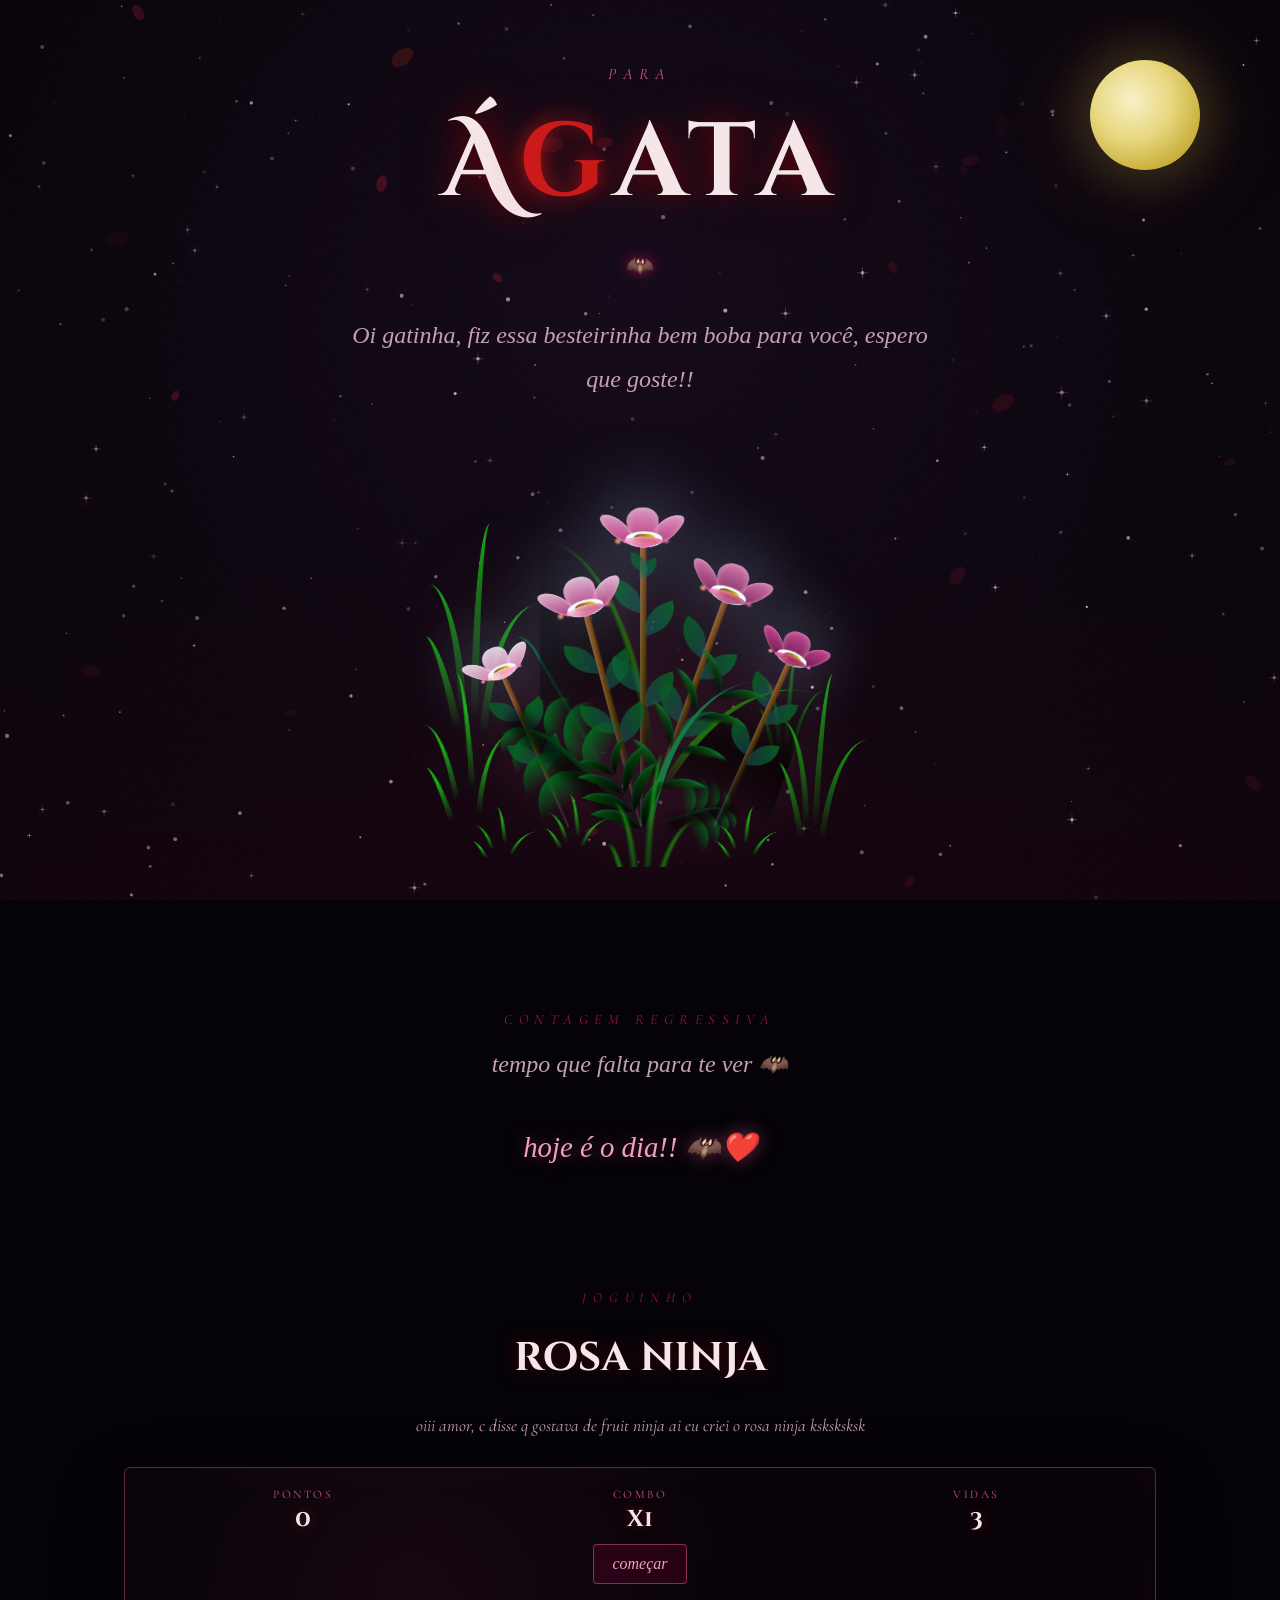
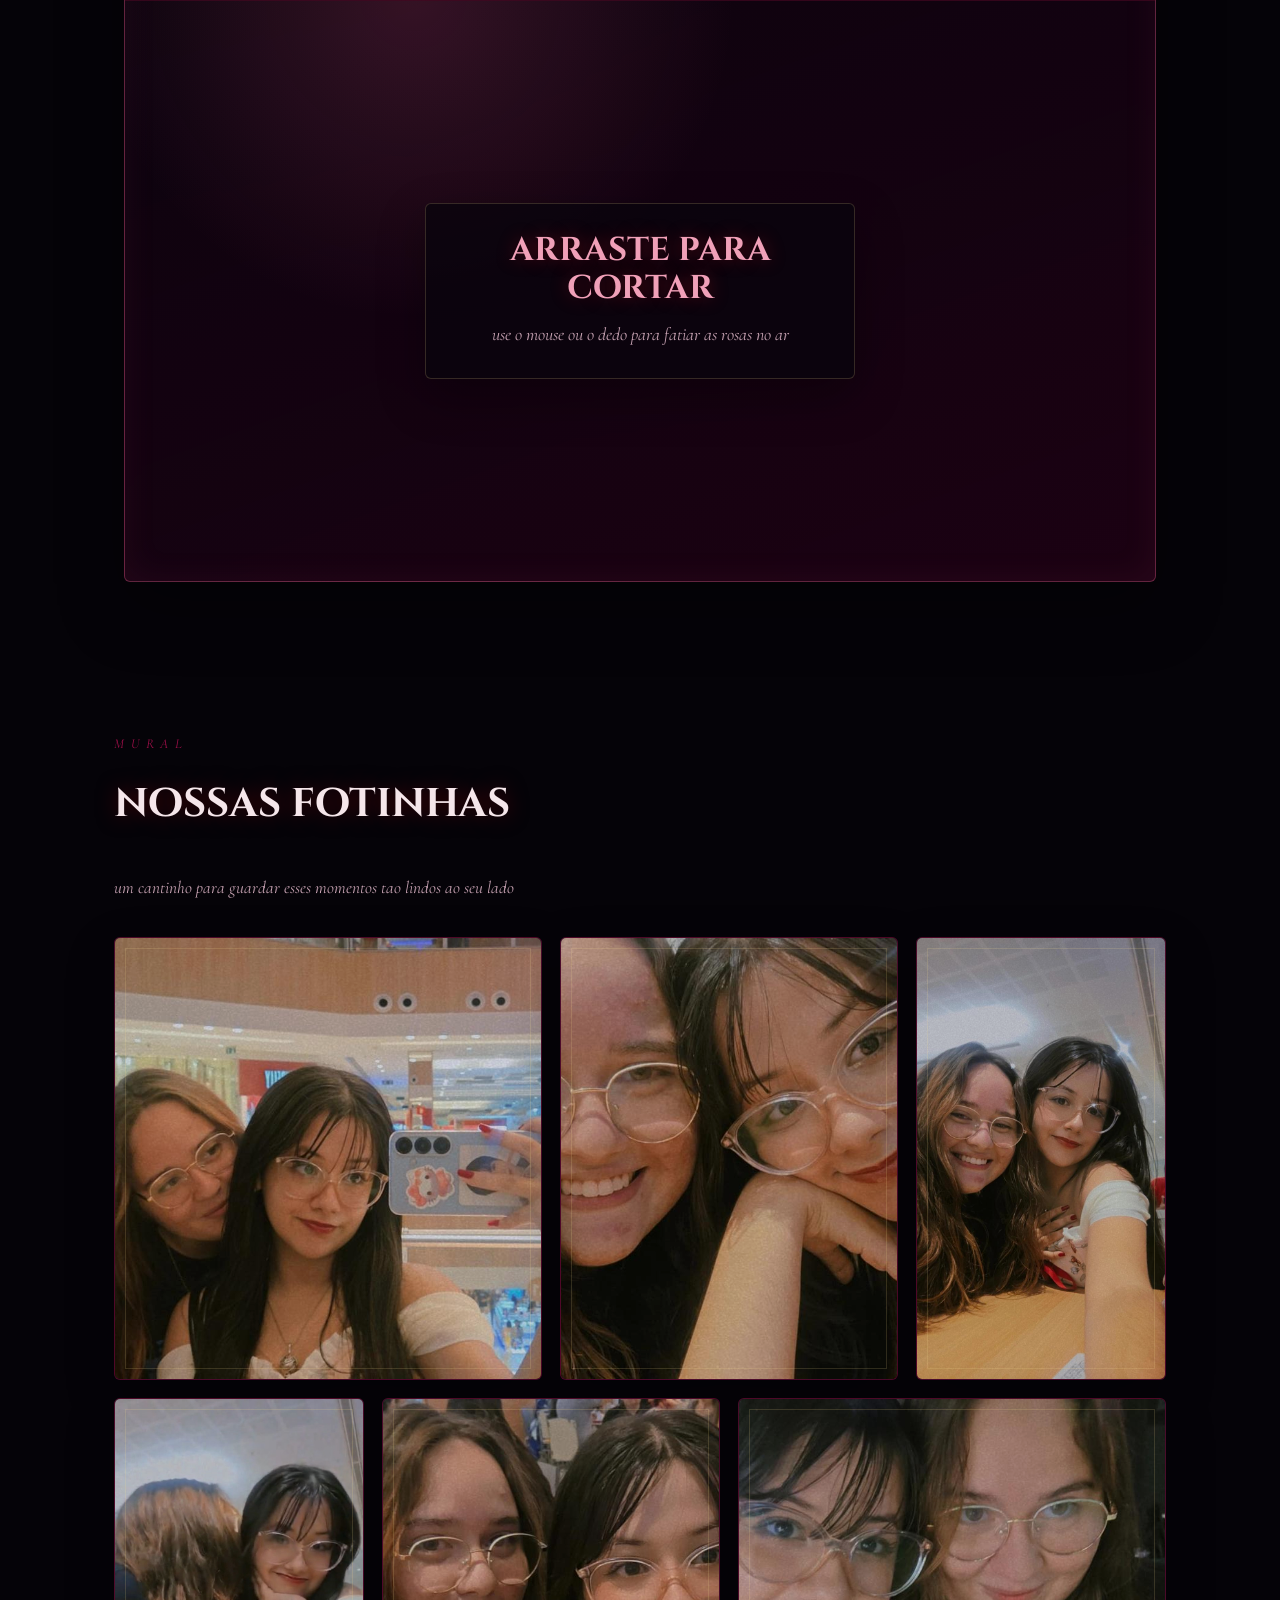
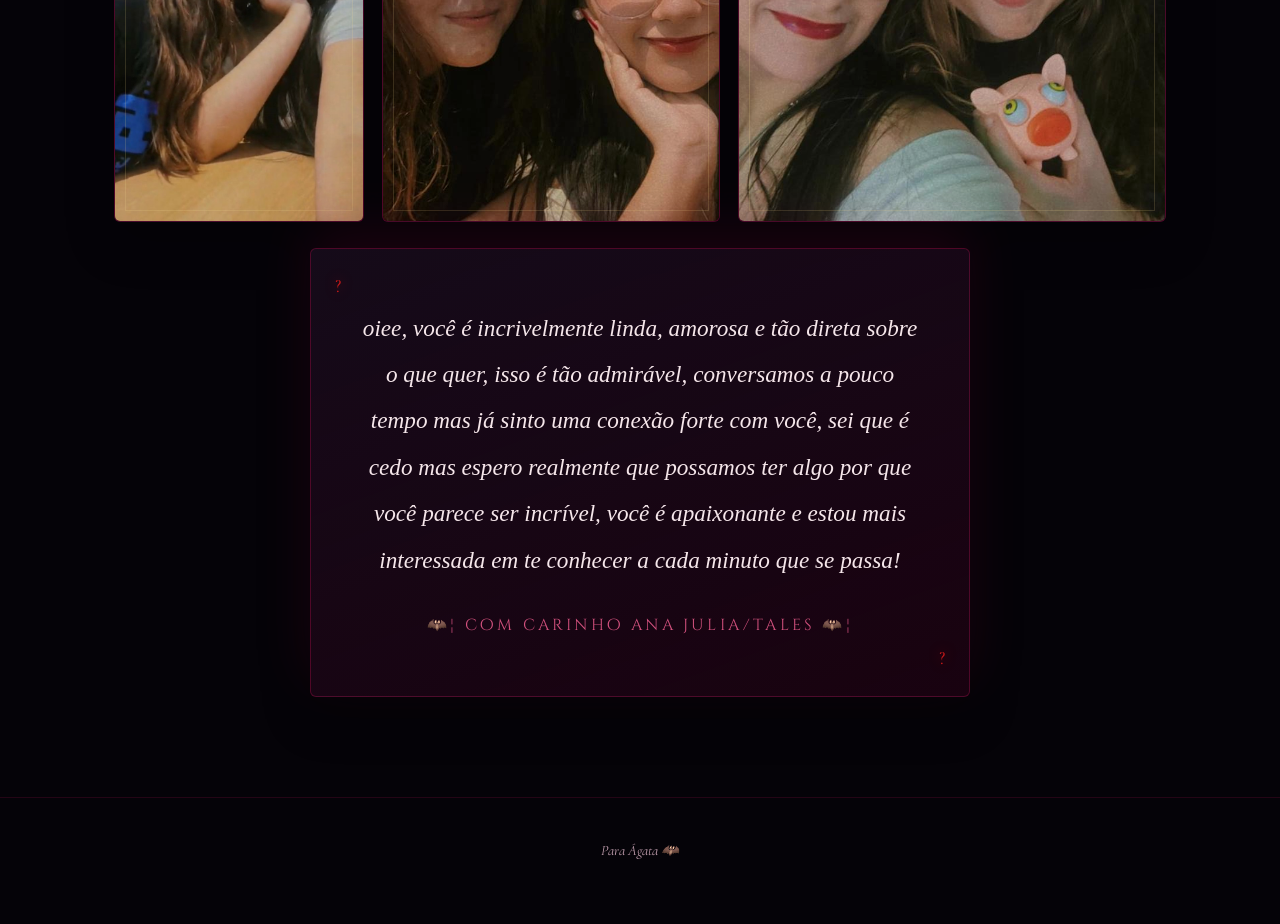
<file: index.html>
<!DOCTYPE html>
<html lang="pt-BR">
<head>
<meta charset="UTF-8"/>
<meta name="viewport" content="width=device-width, initial-scale=1.0"/>
<title>besteirinha para uma gatinha</title>
<link href="https://fonts.googleapis.com/css2?family=IM+Fell+English:ital@0;1&family=Cinzel+Decorative:wght@400;700&family=Cormorant+Garamond:ital,wght@0,300;0,400;1,300;1,400&display=swap" rel="stylesheet"/>
<style>
  :root {
    --blood: #8b0000;
    --blood-bright: #cc1a1a;
    --rose-dark: #6b0030;
    --rose-mid: #a0104a;
    --rose-light: #d4527f;
    --rose-pale: #f0a0b8;
    --night: #050308;
    --night-2: #0d060f;
    --night-3: #160b1a;
    --mist: #2a1530;
    --gold: #c9a84c;
    --gold-pale: #f0d890;
    --text-main: #f5e6ea;
    --text-dim: #c4a0b0;
  }

  *, *::before, *::after { box-sizing: border-box; margin: 0; padding: 0; }

  html { scroll-behavior: smooth; }

  body {
    background: var(--night);
    color: var(--text-main);
    font-family: 'Cormorant Garamond', Georgia, serif;
    font-size: 18px;
    line-height: 1.8;
    overflow-x: hidden;
    cursor: crosshair;
    user-select: none;
  }

  #bg-canvas {
    position: fixed;
    inset: 0;
    z-index: 0;
    pointer-events: none;
  }

  body::before {
    content: '';
    position: fixed;
    inset: 0;
    z-index: 1;
    pointer-events: none;
    background-image: url("data:image/svg+xml,%3Csvg viewBox='0 0 200 200' xmlns='http://www.w3.org/2000/svg'%3E%3Cfilter id='n'%3E%3CfeTurbulence type='fractalNoise' baseFrequency='0.9' numOctaves='4' stitchTiles='stitch'/%3E%3C/filter%3E%3Crect width='100%25' height='100%25' filter='url(%23n)' opacity='0.04'/%3E%3C/svg%3E");
    opacity: 0.35;
  }

  .site { position: relative; z-index: 2; }

  .hero {
    min-height: 100vh;
    display: flex;
    flex-direction: column;
    align-items: center;
    justify-content: center;
    text-align: center;
    padding: 60px 24px 80px;
    position: relative;
    overflow: hidden;
    max-width: none;
    margin: 0;
  }

  .hero-moon {
    position: absolute;
    top: 60px;
    right: 80px;
    width: 110px;
    height: 110px;
    border-radius: 50%;
    background: radial-gradient(circle at 38% 36%, #f8f0c8 0%, #e8d880 40%, #c4a830 80%, #8a7020 100%);
    box-shadow: 0 0 40px 14px rgba(200,168,60,0.18), 0 0 80px 30px rgba(200,168,60,0.08);
    animation: moonPulse 6s ease-in-out infinite;
  }

  @keyframes moonPulse {
    0%,100% { box-shadow: 0 0 40px 14px rgba(200,168,60,0.18), 0 0 80px 30px rgba(200,168,60,0.08); }
    50% { box-shadow: 0 0 60px 22px rgba(200,168,60,0.28), 0 0 120px 50px rgba(200,168,60,0.12); }
  }

  .hero-eyebrow {
    font-family: 'Cormorant Garamond', serif;
    font-style: italic;
    font-size: 1rem;
    letter-spacing: 0.4em;
    color: var(--rose-light);
    text-transform: uppercase;
    margin-bottom: 20px;
    opacity: 0;
    animation: revealUp 1s 0.3s ease forwards;
  }

  .hero-title {
    font-family: 'Cinzel Decorative', serif;
    font-size: clamp(3rem, 9vw, 6.5rem);
    font-weight: 700;
    line-height: 1.05;
    letter-spacing: 0.08em;
    color: var(--text-main);
    text-shadow: 0 0 30px rgba(139,0,0,0.7), 0 0 60px rgba(139,0,0,0.3);
    opacity: 0;
    animation: revealUp 1.1s 0.6s ease forwards;
    position: relative;
  }

  .hero-title span {
    color: var(--blood-bright);
    text-shadow: 0 0 20px rgba(204,26,26,0.8), 0 0 50px rgba(204,26,26,0.4);
  }

  .hero-divider {
    display: flex;
    align-items: center;
    gap: 16px;
    margin: 28px 0;
    opacity: 0;
    animation: revealUp 1s 1s ease forwards;
  }

  .hero-divider::before, .hero-divider::after {
    content: '';
    flex: 1;
    max-width: 140px;
    height: 1px;
    background: linear-gradient(90deg, transparent, var(--rose-mid), transparent);
  }

  .hero-divider-icon {
    font-size: 1.4rem;
    color: var(--rose-light);
    filter: drop-shadow(0 0 6px var(--rose-mid));
  }

  .hero-subtitle {
    font-family: 'IM Fell English', Georgia, serif;
    font-style: italic;
    font-size: clamp(1.1rem, 2.5vw, 1.5rem);
    color: var(--text-dim);
    max-width: 580px;
    margin-bottom: 26px;
    opacity: 0;
    animation: revealUp 1s 1.2s ease forwards;
  }

  /* Flores vindas da pasta modelo */
  .model-flowers-frame {
    display: block;
    width: min(560px, 98vw);
    height: 450px;
    margin: -10px auto 0;
    border: 0;
    background: transparent;
    overflow: hidden;
    filter: drop-shadow(0 0 28px rgba(212,82,127,0.22));
    opacity: 0;
    animation: revealUp 1.3s 1.5s ease forwards;
  }
  /* ── SECTION STYLES ── */
  section {
    padding: 80px 24px;
    max-width: 900px;
    margin: 0 auto;
    position: relative;
  }

  .section-label {
    font-family: 'Cormorant Garamond', serif;
    font-style: italic;
    font-size: 0.85rem;
    letter-spacing: 0.5em;
    color: var(--rose-mid);
    text-transform: uppercase;
    margin-bottom: 12px;
  }

  .section-title {
    font-family: 'Cinzel Decorative', serif;
    font-size: clamp(1.6rem, 4vw, 2.5rem);
    color: var(--text-main);
    text-shadow: 0 0 20px rgba(139,0,0,0.5);
    margin-bottom: 32px;
  }

  /* ── CARD GRID ── */
  .cards {
    display: grid;
    grid-template-columns: repeat(auto-fit, minmax(240px, 1fr));
    gap: 24px;
    margin-top: 40px;
  }

  .card {
    background: linear-gradient(135deg, rgba(22,11,26,0.95) 0%, rgba(42,21,48,0.8) 100%);
    border: 1px solid rgba(160,16,74,0.35);
    border-radius: 4px;
    padding: 32px 24px;
    text-align: center;
    position: relative;
    overflow: hidden;
    transition: transform 0.4s ease, border-color 0.4s ease, box-shadow 0.4s ease;
  }

  .card::before {
    content: '';
    position: absolute;
    top: 0; left: 0; right: 0;
    height: 2px;
    background: linear-gradient(90deg, transparent, var(--blood-bright), transparent);
    opacity: 0;
    transition: opacity 0.4s;
  }

  .card:hover {
    transform: translateY(-6px);
    border-color: rgba(204,26,26,0.6);
    box-shadow: 0 16px 48px rgba(139,0,0,0.35);
  }

  .card:hover::before { opacity: 1; }

  .card-icon {
    font-size: 2.8rem;
    margin-bottom: 16px;
    filter: drop-shadow(0 0 10px rgba(204,26,26,0.5));
    display: block;
  }

  .card h3 {
    font-family: 'IM Fell English', serif;
    font-size: 1.3rem;
    color: var(--rose-pale);
    margin-bottom: 10px;
  }

  .card p {
    font-size: 0.95rem;
    color: var(--text-dim);
    line-height: 1.7;
  }

  /* ── MESSAGE SECTION ── */
  .message-section {
    text-align: center;
    padding: 0 24px 100px;
    margin-top: -54px;
    position: relative;
  }

  .message-box {
    max-width: 660px;
    margin: 0 auto;
    background: linear-gradient(160deg, rgba(22,11,26,0.97) 0%, rgba(107,0,48,0.2) 100%);
    border: 1px solid rgba(160,16,74,0.4);
    border-radius: 6px;
    padding: 56px 48px;
    position: relative;
    box-shadow: 0 -22px 52px rgba(80,0,35,0.28), 0 18px 48px rgba(0,0,0,0.28);
  }

  .message-box::before, .message-box::after {
    content: '?';
    position: absolute;
    color: var(--blood-bright);
    font-size: 1.2rem;
    filter: drop-shadow(0 0 6px var(--blood));
  }
  .message-box::before { top: 20px; left: 24px; }
  .message-box::after { bottom: 20px; right: 24px; }

  .message-quote {
    font-family: 'IM Fell English', Georgia, serif;
    font-style: italic;
    font-size: clamp(1.15rem, 2.5vw, 1.45rem);
    color: var(--text-main);
    line-height: 2;
    margin-bottom: 28px;
  }

  .message-sig {
    font-family: 'Cinzel Decorative', serif;
    font-size: 1rem;
    color: var(--rose-light);
    letter-spacing: 0.2em;
  }

  /* ── FOOTER ── */
  footer {
    text-align: center;
    padding: 40px 24px 60px;
    font-size: 0.9rem;
    color: var(--text-dim);
    font-style: italic;
    border-top: 1px solid rgba(160,16,74,0.2);
    position: relative;
    z-index: 2;
  }

  /* ── SCROLL REVEAL ── */
  .reveal {
    opacity: 0;
    transform: translateY(30px);
    transition: opacity 0.9s ease, transform 0.9s ease;
  }
  .reveal.visible {
    opacity: 1;
    transform: translateY(0);
  }

  /* ── HORIZONTAL RULE ── */
  .ornament-rule {
    display: flex;
    align-items: center;
    gap: 20px;
    margin: 0 auto 50px;
    max-width: 400px;
  }
  .ornament-rule::before, .ornament-rule::after {
    content: '';
    flex: 1;
    height: 1px;
    background: linear-gradient(90deg, transparent, rgba(160,16,74,0.6), transparent);
  }
  .ornament-rule span {
    color: var(--blood-bright);
    font-size: 1rem;
    letter-spacing: 6px;
    filter: drop-shadow(0 0 5px var(--blood));
  }

  /* ── ANIMATIONS ── */
  @keyframes revealUp {
    from { opacity: 0; transform: translateY(28px); }
    to { opacity: 1; transform: translateY(0); }
  }

  /* ── BATS ── */
  .bat {
    position: fixed;
    left: 0;
    top: 0;
    font-size: 1.2rem;
    pointer-events: none;
    z-index: 3;
    opacity: 0;
    transform: translate(var(--start-x), var(--start-y));
    animation: batFlight var(--dur) cubic-bezier(.42,0,.58,1) forwards;
    filter: drop-shadow(0 0 5px rgba(139,0,0,0.72));
    will-change: transform, opacity;
  }

  .bat span {
    display: block;
    transform-origin: center;
    animation: wingBeat 0.42s ease-in-out infinite;
  }

  .rare-emoji {
    position: fixed;
    left: 0;
    top: 0;
    z-index: 4;
    width: 48px;
    height: 48px;
    display: grid;
    place-items: center;
    border: 0;
    border-radius: 50%;
    background: radial-gradient(circle, rgba(240,216,144,0.2) 0%, rgba(160,16,74,0.12) 48%, transparent 72%);
    color: var(--gold-pale);
    cursor: pointer;
    font-size: 2rem;
    line-height: 1;
    opacity: 0;
    transform: translate(var(--secret-x), var(--secret-y)) scale(0.5) rotate(-12deg);
    filter: drop-shadow(0 0 12px rgba(240,216,144,0.7));
    animation: rareEmojiAppear 9s ease forwards, rareEmojiFloat 1.8s ease-in-out infinite;
    will-change: transform, opacity;
  }

  .rare-emoji:hover,
  .rare-emoji:focus-visible {
    outline: none;
    filter: drop-shadow(0 0 18px rgba(240,216,144,0.95));
  }

  @keyframes rareEmojiAppear {
    0% {
      opacity: 0;
      transform: translate(var(--secret-x), var(--secret-y)) scale(0.5) rotate(-12deg);
    }
    14%, 78% {
      opacity: 1;
      transform: translate(var(--secret-x), var(--secret-y)) scale(1) rotate(8deg);
    }
    100% {
      opacity: 0;
      transform: translate(var(--secret-x), calc(var(--secret-y) - 36px)) scale(0.65) rotate(18deg);
    }
  }

  @keyframes rareEmojiFloat {
    0%, 100% { margin-top: 0; }
    50% { margin-top: -8px; }
  }

  @keyframes batFlight {
    0% {
      opacity: 0;
      transform: translate(var(--start-x), var(--start-y)) scale(var(--scale)) rotate(var(--tilt-a));
    }
    10% { opacity: 0.8; }
    28% {
      transform: translate(var(--x1), var(--y1)) scale(calc(var(--scale) * 1.08)) rotate(var(--tilt-b));
    }
    52% {
      transform: translate(var(--x2), var(--y2)) scale(var(--scale)) rotate(var(--tilt-c));
    }
    76% {
      transform: translate(var(--x3), var(--y3)) scale(calc(var(--scale) * 0.94)) rotate(var(--tilt-b));
    }
    92% { opacity: 0.72; }
    100% {
      opacity: 0;
      transform: translate(var(--end-x), var(--end-y)) scale(var(--scale)) rotate(var(--tilt-a));
    }
  }

  @keyframes wingBeat {
    0%, 100% { transform: scaleX(1) scaleY(1) translateY(0); }
    35% { transform: scaleX(1.22) scaleY(0.78) translateY(-2px); }
    65% { transform: scaleX(0.86) scaleY(1.12) translateY(1px); }
  }

  /* ── CLICK BLOOD SPLATTER ── */
  .splatter {
    position: fixed;
    pointer-events: none;
    z-index: 999;
    border-radius: 50%;
    background: radial-gradient(circle, #cc1a1a 0%, #8b0000 60%, transparent 100%);
    transform: translate(-50%, -50%) scale(0);
    animation: splatterAnim 0.6s ease forwards;
  }

  @keyframes splatterAnim {
    0% { transform: translate(-50%,-50%) scale(0); opacity: 1; }
    50% { opacity: 0.8; }
    100% { transform: translate(-50%,-50%) scale(1); opacity: 0; }
  }

  /* -- MOON EASTER EGG -- */
  .hero-moon {
    cursor: pointer;
    transition: transform 0.3s ease, box-shadow 0.3s ease;
  }
  .hero-moon:hover {
    transform: scale(1.12);
    box-shadow: 0 0 60px 22px rgba(200,168,60,0.35), 0 0 120px 50px rgba(200,168,60,0.15);
  }

  .moon-modal-overlay {
    position: fixed;
    inset: 0;
    z-index: 1000;
    background: rgba(5,3,8,0.82);
    backdrop-filter: blur(6px);
    display: flex;
    align-items: center;
    justify-content: center;
    opacity: 0;
    pointer-events: none;
    transition: opacity 0.5s ease;
  }
  .moon-modal-overlay.open {
    opacity: 1;
    pointer-events: all;
  }

  .moon-modal {
    text-align: center;
    padding: 56px 48px;
    max-width: 480px;
    width: 90%;
    background: linear-gradient(160deg, rgba(22,11,26,0.98) 0%, rgba(107,0,48,0.25) 100%);
    border: 1px solid rgba(200,168,60,0.4);
    border-radius: 6px;
    box-shadow: 0 0 60px 10px rgba(200,168,60,0.12), 0 20px 60px rgba(0,0,0,0.5);
    transform: translateY(24px) scale(0.96);
    transition: transform 0.5s cubic-bezier(.22,1,.36,1);
    position: relative;
  }
  .moon-modal-overlay.open .moon-modal {
    transform: translateY(0) scale(1);
  }

  .moon-modal-glyph {
    font-size: 3rem;
    filter: drop-shadow(0 0 16px rgba(200,168,60,0.6));
    display: block;
    margin-bottom: 20px;
    animation: moonPulse 4s ease-in-out infinite;
  }

  .moon-modal-phrase {
    font-family: 'IM Fell English', Georgia, serif;
    font-style: italic;
    font-size: clamp(1.2rem, 3vw, 1.6rem);
    color: var(--gold-pale);
    line-height: 1.8;
    text-shadow: 0 0 20px rgba(200,168,60,0.35);
    margin-bottom: 32px;
  }

  .moon-modal-close {
    background: none;
    border: 1px solid rgba(200,168,60,0.35);
    color: var(--gold);
    font-family: 'Cormorant Garamond', serif;
    font-style: italic;
    font-size: 0.9rem;
    letter-spacing: 0.3em;
    padding: 10px 28px;
    border-radius: 4px;
    cursor: pointer;
    transition: border-color 0.3s, color 0.3s, box-shadow 0.3s;
  }
  .moon-modal-close:hover {
    border-color: rgba(200,168,60,0.8);
    color: var(--gold-pale);
    box-shadow: 0 0 16px rgba(200,168,60,0.2);
  }

  /* -- COUNTDOWN -- */
  .countdown-section {
    text-align: center;
    padding: 60px 24px 40px;
    position: relative;
    z-index: 2;
  }

  .countdown-label {
    font-family: 'Cormorant Garamond', serif;
    font-style: italic;
    font-size: 0.9rem;
    letter-spacing: 0.45em;
    color: var(--rose-mid);
    text-transform: uppercase;
    margin-bottom: 10px;
  }

  .countdown-title {
    font-family: 'IM Fell English', Georgia, serif;
    font-style: italic;
    font-size: clamp(1.1rem, 2.8vw, 1.5rem);
    color: var(--text-dim);
    margin-bottom: 36px;
  }

  .countdown-grid {
    display: inline-flex;
    gap: 20px;
    flex-wrap: wrap;
    justify-content: center;
  }

  .countdown-item {
    background: linear-gradient(160deg, rgba(22,11,26,0.97) 0%, rgba(107,0,48,0.2) 100%);
    border: 1px solid rgba(160,16,74,0.4);
    border-radius: 6px;
    padding: 24px 20px 18px;
    min-width: 90px;
    position: relative;
    box-shadow: 0 8px 32px rgba(80,0,35,0.22);
    transition: box-shadow 0.4s ease, border-color 0.4s ease;
  }

  .countdown-item:hover {
    border-color: rgba(204,26,26,0.55);
    box-shadow: 0 12px 40px rgba(139,0,0,0.35);
  }

  .countdown-item::before {
    content: '?';
    position: absolute;
    top: 8px;
    left: 10px;
    font-size: 0.55rem;
    color: var(--blood-bright);
    filter: drop-shadow(0 0 4px var(--blood));
  }

  .countdown-num {
    font-family: 'Cinzel Decorative', serif;
    font-size: clamp(2rem, 6vw, 3rem);
    font-weight: 700;
    color: var(--text-main);
    text-shadow: 0 0 22px rgba(139,0,0,0.7), 0 0 50px rgba(139,0,0,0.3);
    line-height: 1;
    display: block;
    min-width: 2ch;
    transition: color 0.3s;
  }

  .countdown-unit {
    font-family: 'Cormorant Garamond', serif;
    font-style: italic;
    font-size: 0.78rem;
    letter-spacing: 0.3em;
    color: var(--rose-light);
    text-transform: uppercase;
    margin-top: 8px;
    display: block;
  }

  .countdown-separator {
    font-family: 'Cinzel Decorative', serif;
    font-size: clamp(1.8rem, 5vw, 2.6rem);
    color: var(--blood-bright);
    align-self: center;
    text-shadow: 0 0 14px rgba(204,26,26,0.6);
    animation: sepPulse 1s ease-in-out infinite;
    padding-bottom: 18px;
  }

  @keyframes sepPulse {
    0%, 100% { opacity: 1; }
    50% { opacity: 0.2; }
  }

  .countdown-done {
    font-family: 'IM Fell English', Georgia, serif;
    font-style: italic;
    font-size: clamp(1.3rem, 3vw, 1.8rem);
    color: var(--rose-pale);
    text-shadow: 0 0 18px rgba(212,82,127,0.5);
    animation: revealUp 1.2s ease forwards;
  }

  /* -- PHOTO WALL -- */
  .photo-wall-section {
    max-width: 1100px;
    padding-top: 70px;
  }

  .photo-wall-intro {
    max-width: 620px;
    color: var(--text-dim);
    font-style: italic;
    font-size: 1.08rem;
    margin-bottom: 34px;
  }

  .photo-wall {
    display: grid;
    grid-template-columns: repeat(12, 1fr);
    gap: 18px;
    align-items: stretch;
  }

  .photo-card {
    min-height: 230px;
    border: 1px solid rgba(160,16,74,0.38);
    border-radius: 6px;
    overflow: hidden;
    position: relative;
    background:
      linear-gradient(160deg, rgba(22,11,26,0.94), rgba(107,0,48,0.26)),
      radial-gradient(circle at 50% 24%, rgba(212,82,127,0.2), transparent 52%);
    box-shadow: 0 18px 48px rgba(0,0,0,0.28);
    transition: transform 0.35s ease, border-color 0.35s ease, box-shadow 0.35s ease;
  }

  .photo-card:nth-child(1),
  .photo-card:nth-child(6) {
    grid-column: span 5;
    min-height: 300px;
  }

  .photo-card:nth-child(2),
  .photo-card:nth-child(5) {
    grid-column: span 4;
  }

  .photo-card:nth-child(3),
  .photo-card:nth-child(4) {
    grid-column: span 3;
  }

  .photo-card:hover {
    transform: translateY(-6px);
    border-color: rgba(204,26,26,0.6);
    box-shadow: 0 24px 58px rgba(139,0,0,0.32);
  }

  .photo-card::before {
    content: '';
    position: absolute;
    inset: 10px;
    border: 1px solid rgba(240,216,144,0.16);
    z-index: 2;
    pointer-events: none;
  }

  .photo-card img {
    width: 100%;
    height: 100%;
    min-height: inherit;
    object-fit: cover;
    display: block;
    filter: saturate(0.92) contrast(1.05);
    transition: transform 0.55s ease, filter 0.55s ease;
  }

  .photo-card:hover img {
    transform: scale(1.05);
    filter: saturate(1.05) contrast(1.08);
  }

  .photo-card img.missing {
    display: none;
  }

  .photo-placeholder {
    position: absolute;
    inset: 0;
    display: grid;
    place-items: center;
    padding: 28px;
    text-align: center;
    font-family: 'IM Fell English', Georgia, serif;
    font-style: italic;
    font-size: 1.05rem;
    color: var(--rose-pale);
    text-shadow: 0 0 18px rgba(139,0,0,0.55);
    opacity: 0;
    transition: opacity 0.3s ease;
  }

  .photo-card img.missing + .photo-placeholder {
    opacity: 1;
  }

  .photo-placeholder::before {
    content: '?';
    position: absolute;
    top: 22px;
    left: 24px;
    color: var(--blood-bright);
    filter: drop-shadow(0 0 6px var(--blood));
  }

  /* ── RESPONSIVE ── */
  /* -- ROSA NINJA -- */
  .rosa-ninja-section {
    max-width: 1080px;
    padding-top: 72px;
    text-align: center;
  }

  .rosa-ninja-intro {
    max-width: 620px;
    margin: -16px auto 26px;
    color: var(--text-dim);
    font-style: italic;
    font-size: 1.08rem;
  }

  .rosa-ninja-game {
    border: 1px solid rgba(212,82,127,0.42);
    border-radius: 6px;
    background:
      radial-gradient(circle at 28% 18%, rgba(212,82,127,0.2), transparent 34%),
      linear-gradient(160deg, rgba(10,4,14,0.98), rgba(60,0,34,0.42));
    box-shadow: 0 24px 64px rgba(0,0,0,0.36), inset 0 0 34px rgba(212,82,127,0.08);
    overflow: hidden;
    position: relative;
  }

  .rosa-ninja-hud {
    display: grid;
    grid-template-columns: repeat(3, minmax(0, 1fr));
    gap: 12px;
    align-items: center;
    justify-items: center;
    padding: 16px;
    border-bottom: 1px solid rgba(160,16,74,0.28);
    background: rgba(5,3,8,0.62);
  }

  .rosa-ninja-stat {
    display: grid;
    gap: 2px;
    min-width: 0;
  }

  .rosa-ninja-stat span {
    color: var(--rose-light);
    font-size: 0.72rem;
    letter-spacing: 0.22em;
    text-transform: uppercase;
  }

  .rosa-ninja-stat strong {
    font-family: 'Cinzel Decorative', serif;
    color: var(--text-main);
    font-size: 1.45rem;
    line-height: 1.1;
    text-shadow: 0 0 16px rgba(204,26,26,0.45);
  }

  .rosa-ninja-button {
    border: 1px solid rgba(212,82,127,0.56);
    border-radius: 4px;
    background: rgba(107,0,48,0.3);
    color: var(--rose-pale);
    cursor: pointer;
    font-family: 'IM Fell English', Georgia, serif;
    font-size: 1rem;
    font-style: italic;
    grid-column: 1 / -1;
    justify-self: center;
    padding: 10px 18px;
    transition: border-color 0.25s ease, box-shadow 0.25s ease, color 0.25s ease;
    white-space: nowrap;
  }

  .rosa-ninja-button:hover,
  .rosa-ninja-button:focus-visible {
    border-color: rgba(240,160,184,0.85);
    box-shadow: 0 0 18px rgba(212,82,127,0.22);
    color: var(--text-main);
    outline: none;
  }

  .rosa-ninja-stage {
    position: relative;
    aspect-ratio: 16 / 9;
    min-height: 340px;
    touch-action: none;
  }

  #rosa-ninja-canvas {
    display: block;
    width: 100%;
    height: 100%;
    cursor: crosshair;
  }

  .rosa-ninja-overlay {
    position: absolute;
    inset: 0;
    display: grid;
    place-items: center;
    padding: 24px;
    pointer-events: none;
    opacity: 1;
    transition: opacity 0.25s ease;
  }

  .rosa-ninja-overlay.hidden {
    opacity: 0;
  }

  .rosa-ninja-card {
    max-width: 430px;
    padding: 28px 30px;
    border: 1px solid rgba(240,216,144,0.18);
    border-radius: 6px;
    background: rgba(10,4,14,0.78);
    box-shadow: 0 18px 48px rgba(0,0,0,0.32);
  }

  .rosa-ninja-card strong {
    display: block;
    font-family: 'Cinzel Decorative', serif;
    color: var(--rose-pale);
    font-size: clamp(1.35rem, 4vw, 2.05rem);
    line-height: 1.15;
    margin-bottom: 10px;
    text-shadow: 0 0 18px rgba(204,26,26,0.38);
  }

  .rosa-ninja-card span {
    color: var(--text-dim);
    font-style: italic;
  }

  @media (max-width: 600px) {
    .hero-moon { width: 70px; height: 70px; top: 30px; right: 24px; }
    .message-box { padding: 36px 24px; }
    .cards { grid-template-columns: 1fr; }
    .countdown-item { min-width: 72px; padding: 18px 14px 14px; }
    .countdown-separator { font-size: 1.6rem; }
    .photo-wall-section { padding-top: 50px; }
    .photo-wall { grid-template-columns: 1fr; gap: 16px; }
    .photo-card,
    .photo-card:nth-child(1),
    .photo-card:nth-child(2),
    .photo-card:nth-child(3),
    .photo-card:nth-child(4),
    .photo-card:nth-child(5),
    .photo-card:nth-child(6) {
      grid-column: auto;
      min-height: 260px;
    }
    .rosa-ninja-section { padding-top: 54px; }
    .rosa-ninja-hud {
      grid-template-columns: repeat(3, 1fr);
      padding: 12px;
    }
    .rosa-ninja-button {
      grid-column: 1 / -1;
      width: 100%;
    }
    .rosa-ninja-stage {
      aspect-ratio: 3 / 4;
      min-height: 440px;
    }
  }
</style>
</head>
<body>

<canvas id="bg-canvas"></canvas>

<!-- MOON EASTER EGG MODAL -->
<div class="moon-modal-overlay" id="moon-modal-overlay">
  <div class="moon-modal">
    <span class="moon-modal-glyph">🌕</span>
    <p class="moon-modal-phrase">nem a lua brilha tanto quanto você</p>
    <button class="moon-modal-close" id="moon-modal-close">fechar</button>
  </div>
</div>

<div class="site">

  <!-- ══════════ HERO ══════════ -->
  <section class="hero">

    <div class="hero-moon"></div>

    <p class="hero-eyebrow">para</p>

    <h1 class="hero-title">Á<span>g</span>ata</h1>

    <div class="hero-divider">
      <span class="hero-divider-icon">🦇</span>
    </div>

    <p class="hero-subtitle">
      Oi gatinha, fiz essa besteirinha bem boba para você, espero que goste!!
    </p>
    <iframe class="model-flowers-frame" src="modelo/index.html" title="Flores rosas animadas"></iframe>

  </section>

  <!-- ══════════ MESSAGE ══════════ -->
  
  <!-- COUNTDOWN -->
  <div class="countdown-section reveal">
    <p class="countdown-label">contagem regressiva</p>
    <p class="countdown-title">tempo que falta para te ver &#x1F987;</p>
    <div id="countdown-display" class="countdown-grid">
      <div class="countdown-item">
        <span class="countdown-num" id="cd-days">--</span>
        <span class="countdown-unit">dias</span>
      </div>
      <span class="countdown-separator">:</span>
      <div class="countdown-item">
        <span class="countdown-num" id="cd-hours">--</span>
        <span class="countdown-unit">horas</span>
      </div>
      <span class="countdown-separator">:</span>
      <div class="countdown-item">
        <span class="countdown-num" id="cd-mins">--</span>
        <span class="countdown-unit">minutos</span>
      </div>
      <span class="countdown-separator">:</span>
      <div class="countdown-item">
        <span class="countdown-num" id="cd-secs">--</span>
        <span class="countdown-unit">segundos</span>
      </div>
    </div>
  </div>

  <section class="rosa-ninja-section reveal">
    <p class="section-label">joguinho</p>
    <h2 class="section-title">rosa ninja</h2>
    <p class="rosa-ninja-intro">oiii amor, c disse q gostava de fruit ninja ai eu criei o rosa ninja ksksksksk</p>

    <div class="rosa-ninja-game" id="rosa-ninja-game">
      <div class="rosa-ninja-hud">
        <div class="rosa-ninja-stat">
          <span>pontos</span>
          <strong id="rosa-score">0</strong>
        </div>
        <div class="rosa-ninja-stat">
          <span>combo</span>
          <strong id="rosa-combo">x1</strong>
        </div>
        <div class="rosa-ninja-stat">
          <span>vidas</span>
          <strong id="rosa-lives">3</strong>
        </div>
        <button class="rosa-ninja-button" id="rosa-start" type="button">começar</button>
      </div>

      <div class="rosa-ninja-stage">
        <canvas id="rosa-ninja-canvas"></canvas>
        <div class="rosa-ninja-overlay" id="rosa-ninja-overlay">
          <div class="rosa-ninja-card">
            <strong>arraste para cortar</strong>
            <span>use o mouse ou o dedo para fatiar as rosas no ar</span>
          </div>
        </div>
      </div>
    </div>
  </section>

  <section class="photo-wall-section reveal">
    <p class="section-label">mural</p>
    <h2 class="section-title">nossas fotinhas</h2>
    <p class="photo-wall-intro">um cantinho para guardar esses momentos tao lindos ao seu lado</p>

    <div class="photo-wall" aria-label="Mural de fotos">
      <figure class="photo-card">
        <img src="fotos/foto1.jpeg" alt="Foto especial 1"/>
        <figcaption class="photo-placeholder">coloque sua foto em fotos/foto1.jpeg</figcaption>
      </figure>
      <figure class="photo-card">
        <img src="fotos/foto2.jpeg" alt="Foto especial 2"/>
        <figcaption class="photo-placeholder">coloque sua foto em fotos/foto2.jpeg</figcaption>
      </figure>
      <figure class="photo-card">
        <img src="fotos/foto3.jpeg" alt="Foto especial 3"/>
        <figcaption class="photo-placeholder">coloque sua foto em fotos/foto3.jpeg</figcaption>
      </figure>
      <figure class="photo-card">
        <img src="fotos/foto4.jpeg" alt="Foto especial 4"/>
        <figcaption class="photo-placeholder">coloque sua foto em fotos/foto4.jpeg</figcaption>
      </figure>
      <figure class="photo-card">
        <img src="fotos/foto5.jpeg" alt="Foto especial 5"/>
        <figcaption class="photo-placeholder">coloque sua foto em fotos/foto5.jpeg</figcaption>
      </figure>
      <figure class="photo-card">
        <img src="fotos/foto6.jpeg" alt="Foto especial 6"/>
        <figcaption class="photo-placeholder">coloque sua foto em fotos/foto6.jpeg</figcaption>
      </figure>
    </div>
  </section>

  <section class="message-section">
    <div class="message-box reveal">
      <p class="message-quote">
         oiee, você é incrivelmente linda, amorosa e tão direta sobre o que quer, isso é tão admirável,
         conversamos a pouco tempo mas já sinto uma conexão forte com você, sei que é cedo mas espero realmente 
         que possamos ter algo por que você parece ser incrível, você é apaixonante e estou mais interessada em te 
         conhecer a cada minuto que se passa!
      </p>
      <p class="message-sig">🦇¦ com carinho ana julia/tales 🦇¦</p>
    </div>
  </section>

</div><!-- /.site -->

<footer>
  <p>Para Ágata 🦇</p>
</footer>

<script>
// ── STARFIELD / PARTICLE BACKGROUND ──
const canvas = document.getElementById('bg-canvas');
const ctx = canvas.getContext('2d');
let W, H, stars = [], particles = [];

function resize() {
  W = canvas.width = window.innerWidth;
  H = canvas.height = window.innerHeight;
}
resize();
window.addEventListener('resize', resize);

// Twinkling stars
for (let i = 0; i < 260; i++) {
  stars.push({
    x: Math.random(),
    y: Math.random(),
    r: Math.random() * 1.8 + 0.35,
    a: Math.random() * 0.55 + 0.25,
    speed: Math.random() * 0.028 + 0.008,
    glow: Math.random() > 0.78,
    phase: Math.random() * Math.PI * 2
  });
}

// Floating rose petal particles
for (let i = 0; i < 22; i++) {
  particles.push({
    x: Math.random() * 1,
    y: Math.random() * 1,
    vy: -(Math.random() * 0.0003 + 0.0001),
    vx: (Math.random() - 0.5) * 0.0002,
    size: Math.random() * 5 + 3,
    opacity: Math.random() * 0.35 + 0.05,
    hue: 340 + Math.random() * 30,
    rot: Math.random() * Math.PI * 2,
    rotSpeed: (Math.random() - 0.5) * 0.02
  });
}

let t = 0;
function drawBg() {
  ctx.clearRect(0, 0, W, H);

  // Deep night gradient
  const bg = ctx.createRadialGradient(W*0.5, H*0.3, 0, W*0.5, H*0.5, Math.max(W,H)*0.8);
  bg.addColorStop(0, '#160b1a');
  bg.addColorStop(0.5, '#0d060f');
  bg.addColorStop(1, '#050308');
  ctx.fillStyle = bg;
  ctx.fillRect(0, 0, W, H);

  // Subtle blood mist at bottom
  const mist = ctx.createLinearGradient(0, H*0.6, 0, H);
  mist.addColorStop(0, 'rgba(80,0,20,0)');
  mist.addColorStop(1, 'rgba(80,0,20,0.12)');
  ctx.fillStyle = mist;
  ctx.fillRect(0, H*0.6, W, H*0.4);

  // Twinkling stars
  stars.forEach(s => {
    const pulse = 0.35 + 0.65 * Math.sin(t * s.speed + s.phase) ** 2;
    const a = Math.min(1, s.a * pulse);
    ctx.beginPath();
    ctx.arc(s.x * W, s.y * H, s.r, 0, Math.PI * 2);
    ctx.fillStyle = `rgba(240,220,230,${a})`;
    ctx.fill();

    if (s.glow) {
      ctx.save();
      ctx.globalAlpha = a * 0.65;
      ctx.strokeStyle = 'rgba(255,220,240,0.8)';
      ctx.lineWidth = 0.7;
      ctx.beginPath();
      ctx.moveTo(s.x * W - s.r * 3, s.y * H);
      ctx.lineTo(s.x * W + s.r * 3, s.y * H);
      ctx.moveTo(s.x * W, s.y * H - s.r * 3);
      ctx.lineTo(s.x * W, s.y * H + s.r * 3);
      ctx.stroke();
      ctx.restore();
    }
  });

  // Petal particles
  particles.forEach(p => {
    p.y += p.vy;
    p.x += p.vx + Math.sin(t * 0.01 + p.phase) * 0.0001;
    p.rot += p.rotSpeed;
    if (p.y < -0.05) { p.y = 1.05; p.x = Math.random(); }

    ctx.save();
    ctx.translate(p.x * W, p.y * H);
    ctx.rotate(p.rot);
    ctx.globalAlpha = p.opacity;
    ctx.beginPath();
    ctx.ellipse(0, 0, p.size, p.size * 1.6, 0, 0, Math.PI * 2);
    ctx.fillStyle = `hsl(${p.hue}, 70%, 35%)`;
    ctx.fill();
    ctx.restore();
  });

  t++;
  requestAnimationFrame(drawBg);
}

particles.forEach(p => p.phase = Math.random() * Math.PI * 2);
drawBg();

// ── SCROLL REVEAL ──
const observer = new IntersectionObserver(entries => {
  entries.forEach(e => {
    if (e.isIntersecting) { e.target.classList.add('visible'); }
  });
}, { threshold: 0.15 });
document.querySelectorAll('.reveal').forEach(el => observer.observe(el));

// -- PHOTO WALL FALLBACKS --
document.querySelectorAll('.photo-card img').forEach(img => {
  img.addEventListener('error', () => img.classList.add('missing'));
});

// ── RANDOM BATS ──
function spawnBat() {
  const bat = document.createElement('div');
  bat.className = 'bat';
  const wings = document.createElement('span');
  wings.textContent = '🦇';
  bat.appendChild(wings);

  const fromLeft = Math.random() > 0.5;
  const startY = Math.random() * 62 + 6;
  const drift = Math.random() * 22 - 11;
  const lift = Math.random() * 16 - 8;
  const startX = fromLeft ? '-64px' : 'calc(100vw + 64px)';
  const endX = fromLeft ? 'calc(100vw + 64px)' : '-64px';
  const tiltA = fromLeft ? '-10deg' : '10deg';
  const tiltB = fromLeft ? '12deg' : '-12deg';
  const tiltC = fromLeft ? '-6deg' : '6deg';
  const scale = (Math.random() * 0.55 + 0.75).toFixed(2);
  const dur = Math.random() * 5 + 7;

  bat.style.setProperty('--start-x', startX);
  bat.style.setProperty('--end-x', endX);
  bat.style.setProperty('--start-y', `${startY}vh`);
  bat.style.setProperty('--end-y', `${startY + drift}vh`);
  bat.style.setProperty('--x1', fromLeft ? '25vw' : '75vw');
  bat.style.setProperty('--x2', fromLeft ? '52vw' : '48vw');
  bat.style.setProperty('--x3', fromLeft ? '78vw' : '22vw');
  bat.style.setProperty('--y1', `${startY + lift}vh`);
  bat.style.setProperty('--y2', `${startY + drift * 0.45 - lift}vh`);
  bat.style.setProperty('--y3', `${startY + drift * 0.72 + lift * 0.5}vh`);
  bat.style.setProperty('--scale', scale);
  bat.style.setProperty('--tilt-a', tiltA);
  bat.style.setProperty('--tilt-b', tiltB);
  bat.style.setProperty('--tilt-c', tiltC);
  bat.style.setProperty('--dur', `${dur}s`);
  bat.style.fontSize = (16 + Math.random() * 18) + 'px';

  document.body.appendChild(bat);
  setTimeout(() => bat.remove(), (dur + 0.5) * 1000);
}
setInterval(spawnBat, 2600);
setTimeout(spawnBat, 1000);
setTimeout(spawnBat, 2200);

// -- RARE EMOJI SECRET --
let rareEmojiVisible = false;

function spawnRareEmoji() {
  if (rareEmojiVisible) return;
  rareEmojiVisible = true;

  const secret = document.createElement('button');
  secret.className = 'rare-emoji';
  secret.type = 'button';
  secret.setAttribute('aria-label', 'abrir mural secreto');
  secret.textContent = String.fromCodePoint(0x1F48C);

  const x = Math.random() * 78 + 8;
  const y = Math.random() * 58 + 12;
  secret.style.setProperty('--secret-x', `${x}vw`);
  secret.style.setProperty('--secret-y', `${y}vh`);

  secret.addEventListener('click', e => {
    e.stopPropagation();
    window.open('mural.html', '_blank', 'noopener');
    secret.remove();
    rareEmojiVisible = false;
  });

  document.body.appendChild(secret);
  setTimeout(() => {
    secret.remove();
    rareEmojiVisible = false;
  }, 9000);
}

function scheduleRareEmoji() {
  const delay = Math.random() * 18000 + 22000;
  setTimeout(() => {
    spawnRareEmoji();
    scheduleRareEmoji();
  }, delay);
}

setTimeout(spawnRareEmoji, 7000);
scheduleRareEmoji();

// ── CLICK BLOOD SPLATTER ──
document.addEventListener('click', e => {
  const el = document.createElement('div');
  el.className = 'splatter';
  const size = 30 + Math.random() * 40;
  el.style.width = size + 'px';
  el.style.height = size + 'px';
  el.style.left = e.clientX + 'px';
  el.style.top = e.clientY + 'px';
  document.body.appendChild(el);
  setTimeout(() => el.remove(), 700);
});

// -- MOON EASTER EGG --
(function () {
  const moon    = document.querySelector('.hero-moon');
  const overlay = document.getElementById('moon-modal-overlay');
  const closeBtn = document.getElementById('moon-modal-close');

  moon.addEventListener('click', () => overlay.classList.add('open'));
  closeBtn.addEventListener('click', () => overlay.classList.remove('open'));
  overlay.addEventListener('click', e => {
    if (e.target === overlay) overlay.classList.remove('open');
  });
  document.addEventListener('keydown', e => {
    if (e.key === 'Escape') overlay.classList.remove('open');
  });
})();

// -- ROSA NINJA GAME --
(function () {
  const game = document.getElementById('rosa-ninja-game');
  const canvas = document.getElementById('rosa-ninja-canvas');
  if (!game || !canvas) return;

  const ctx = canvas.getContext('2d');
  const scoreEl = document.getElementById('rosa-score');
  const comboEl = document.getElementById('rosa-combo');
  const livesEl = document.getElementById('rosa-lives');
  const startBtn = document.getElementById('rosa-start');
  const overlay = document.getElementById('rosa-ninja-overlay');
  const assetPaths = [
    'rosa ninja/rosa-_1_.png',
    'rosa ninja/rosa-_2_.png',
    'rosa ninja/rosa-_3_.png',
    'rosa ninja/rosa-_4_.png',
    'rosa ninja/rosa-_5_.png'
  ];
  const roseImages = assetPaths.map(src => {
    const img = new Image();
    img.src = src;
    return img;
  });

  let width = 0;
  let height = 0;
  let dpr = 1;
  let running = false;
  let lastTime = 0;
  let spawnClock = 0;
  let spawnEvery = 900;
  let score = 0;
  let combo = 1;
  let lives = 3;
  let roses = [];
  let petals = [];
  let slashes = [];
  let pointerDown = false;
  let pointerTrail = [];

  function resizeRosaNinja() {
    const rect = canvas.getBoundingClientRect();
    dpr = Math.max(1, Math.min(window.devicePixelRatio || 1, 2));
    width = rect.width;
    height = rect.height;
    canvas.width = Math.floor(width * dpr);
    canvas.height = Math.floor(height * dpr);
    ctx.setTransform(dpr, 0, 0, dpr, 0, 0);
  }

  function updateHud() {
    scoreEl.textContent = score;
    comboEl.textContent = `x${combo}`;
    livesEl.textContent = lives;
  }

  function resetGame() {
    score = 0;
    combo = 1;
    lives = 3;
    roses = [];
    petals = [];
    slashes = [];
    pointerTrail = [];
    spawnClock = 0;
    spawnEvery = 780;
    updateHud();
  }

  function startGame() {
    resizeRosaNinja();
    resetGame();
    running = true;
    lastTime = performance.now();
    overlay.classList.add('hidden');
    startBtn.textContent = 'reiniciar';
    requestAnimationFrame(loopRosaNinja);
  }

  function endGame() {
    running = false;
    overlay.classList.remove('hidden');
    overlay.querySelector('strong').textContent = 'fim de jogo';
    overlay.querySelector('span').textContent = `voce fez ${score} pontos`;
  }

  function spawnRose() {
    const size = Math.min(width, height) * (Math.random() * 0.07 + 0.11);
    const fromLeft = Math.random() > 0.5;
    const x = fromLeft ? Math.random() * width * 0.34 + 20 : width - Math.random() * width * 0.34 - 20;
    const y = height + size;
    const vx = (width * (fromLeft ? 0.18 : -0.18)) + (Math.random() - 0.5) * width * 0.18;
    const vy = -(height * (Math.random() * 0.52 + 0.82));
    roses.push({
      x,
      y,
      vx,
      vy,
      size,
      rot: Math.random() * Math.PI * 2,
      spin: (Math.random() - 0.5) * 5,
      img: roseImages[Math.floor(Math.random() * roseImages.length)],
      sliced: false,
      missed: false
    });
  }

  function distanceToSegment(px, py, ax, ay, bx, by) {
    const dx = bx - ax;
    const dy = by - ay;
    const len = dx * dx + dy * dy || 1;
    const t = Math.max(0, Math.min(1, ((px - ax) * dx + (py - ay) * dy) / len));
    const x = ax + dx * t;
    const y = ay + dy * t;
    return Math.hypot(px - x, py - y);
  }

  function sliceRose(rose) {
    if (rose.sliced) return;
    rose.sliced = true;
    score += 10 * combo;
    combo = Math.min(combo + 1, 9);
    updateHud();

    for (let i = 0; i < 16; i++) {
      petals.push({
        x: rose.x,
        y: rose.y,
        vx: (Math.random() - 0.5) * 360 + rose.vx * 0.18,
        vy: (Math.random() - 0.8) * 360 + rose.vy * 0.08,
        size: Math.random() * 7 + 4,
        life: Math.random() * 420 + 460,
        maxLife: 900,
        rot: Math.random() * Math.PI * 2,
        spin: (Math.random() - 0.5) * 8
      });
    }
  }

  function checkSlashHits() {
    if (pointerTrail.length < 2) return;
    const a = pointerTrail[pointerTrail.length - 2];
    const b = pointerTrail[pointerTrail.length - 1];
    roses.forEach(rose => {
      if (rose.sliced) return;
      const hitRadius = rose.size * 0.42;
      if (distanceToSegment(rose.x, rose.y, a.x, a.y, b.x, b.y) < hitRadius) {
        sliceRose(rose);
      }
    });
  }

  function pointerPoint(e) {
    const rect = canvas.getBoundingClientRect();
    return {
      x: e.clientX - rect.left,
      y: e.clientY - rect.top
    };
  }

  function pushPointer(e) {
    const p = pointerPoint(e);
    pointerTrail.push(p);
    pointerTrail = pointerTrail.slice(-9);
    slashes.push({ x: p.x, y: p.y, life: 180 });
    checkSlashHits();
  }

  canvas.addEventListener('pointerdown', e => {
    e.preventDefault();
    pointerDown = true;
    pointerTrail = [];
    canvas.setPointerCapture(e.pointerId);
    pushPointer(e);
  });

  canvas.addEventListener('pointermove', e => {
    if (!pointerDown) return;
    e.preventDefault();
    pushPointer(e);
  });

  canvas.addEventListener('pointerup', e => {
    pointerDown = false;
    pointerTrail = [];
    if (canvas.hasPointerCapture(e.pointerId)) canvas.releasePointerCapture(e.pointerId);
  });

  canvas.addEventListener('pointercancel', () => {
    pointerDown = false;
    pointerTrail = [];
  });

  canvas.addEventListener('click', e => e.stopPropagation());

  function drawRose(rose) {
    ctx.save();
    ctx.translate(rose.x, rose.y);
    ctx.rotate(rose.rot);
    if (rose.img.complete && rose.img.naturalWidth) {
      ctx.drawImage(rose.img, -rose.size / 2, -rose.size / 2, rose.size, rose.size);
    } else {
      ctx.beginPath();
      ctx.arc(0, 0, rose.size * 0.35, 0, Math.PI * 2);
      ctx.fillStyle = '#d4527f';
      ctx.fill();
    }
    ctx.restore();
  }

  function drawPetals(dt) {
    petals.forEach(p => {
      p.life -= dt;
      p.x += p.vx * dt / 1000;
      p.y += p.vy * dt / 1000;
      p.vy += 520 * dt / 1000;
      p.rot += p.spin * dt / 1000;

      ctx.save();
      ctx.translate(p.x, p.y);
      ctx.rotate(p.rot);
      ctx.globalAlpha = Math.max(0, p.life / p.maxLife);
      ctx.fillStyle = Math.random() > 0.5 ? '#f0a0b8' : '#d4527f';
      ctx.beginPath();
      ctx.ellipse(0, 0, p.size * 0.65, p.size * 1.35, 0, 0, Math.PI * 2);
      ctx.fill();
      ctx.restore();
    });
    petals = petals.filter(p => p.life > 0 && p.y < height + 80);
  }

  function drawSlash(dt) {
    slashes.forEach(s => s.life -= dt);
    slashes = slashes.filter(s => s.life > 0);

    if (pointerTrail.length > 1) {
      ctx.save();
      ctx.lineCap = 'round';
      ctx.lineJoin = 'round';
      ctx.shadowBlur = 18;
      ctx.shadowColor = 'rgba(240,160,184,0.95)';
      ctx.strokeStyle = 'rgba(245,230,234,0.9)';
      ctx.lineWidth = 5;
      ctx.beginPath();
      pointerTrail.forEach((p, i) => {
        if (i === 0) ctx.moveTo(p.x, p.y);
        else ctx.lineTo(p.x, p.y);
      });
      ctx.stroke();
      ctx.restore();
    }

    ctx.save();
    slashes.forEach(s => {
      ctx.globalAlpha = Math.max(0, s.life / 180) * 0.55;
      ctx.beginPath();
      ctx.arc(s.x, s.y, 9, 0, Math.PI * 2);
      ctx.fillStyle = '#f0a0b8';
      ctx.fill();
    });
    ctx.restore();
  }

  function drawBackdrop() {
    const grd = ctx.createLinearGradient(0, 0, 0, height);
    grd.addColorStop(0, 'rgba(22,11,26,0.4)');
    grd.addColorStop(1, 'rgba(5,3,8,0.86)');
    ctx.fillStyle = grd;
    ctx.fillRect(0, 0, width, height);
    ctx.strokeStyle = 'rgba(240,216,144,0.12)';
    ctx.lineWidth = 1;
    for (let x = 0; x < width; x += 48) {
      ctx.beginPath();
      ctx.moveTo(x, 0);
      ctx.lineTo(x + height * 0.25, height);
      ctx.stroke();
    }
  }

  function loopRosaNinja(now) {
    if (!running) return;
    const dt = Math.min(now - lastTime, 32);
    lastTime = now;
    spawnClock += dt;

    if (spawnClock > spawnEvery) {
      spawnRose();
      spawnClock = 0;
      spawnEvery = Math.max(430, 840 - score * 2.4) + Math.random() * 220;
    }

    ctx.clearRect(0, 0, width, height);
    drawBackdrop();

    roses.forEach(rose => {
      rose.x += rose.vx * dt / 1000;
      rose.y += rose.vy * dt / 1000;
      rose.vy += height * 1.12 * dt / 1000;
      rose.rot += rose.spin * dt / 1000;

      if (!rose.sliced) drawRose(rose);
      if (!rose.sliced && !rose.missed && rose.y > height + rose.size) {
        rose.missed = true;
        lives -= 1;
        combo = 1;
        updateHud();
        if (lives <= 0) endGame();
      }
    });

    roses = roses.filter(rose => rose.y < height + rose.size * 1.8 && !rose.sliced);
    drawPetals(dt);
    drawSlash(dt);

    if (running) requestAnimationFrame(loopRosaNinja);
  }

  startBtn.addEventListener('click', startGame);
  window.addEventListener('resize', resizeRosaNinja);
  resizeRosaNinja();
  updateHud();
})();

// -- COUNTDOWN --
(function () {
  const target = new Date('2026-06-06T00:00:00');

  function pad(n) { return String(n).padStart(2, '0'); }

  function tick() {
    const now = new Date();
    const diff = target - now;

    if (diff <= 0) {
      const display = document.getElementById('countdown-display');
      if (display) {
        display.innerHTML = '<p class="countdown-done">hoje é o dia!! 🦇❤️</p>';
      }
      return;
    }

    const days  = Math.floor(diff / 86400000);
    const hours = Math.floor((diff % 86400000) / 3600000);
    const mins  = Math.floor((diff % 3600000)  / 60000);
    const secs  = Math.floor((diff % 60000)    / 1000);

    const dEl = document.getElementById('cd-days');
    const hEl = document.getElementById('cd-hours');
    const mEl = document.getElementById('cd-mins');
    const sEl = document.getElementById('cd-secs');

    if (dEl) dEl.textContent = pad(days);
    if (hEl) hEl.textContent = pad(hours);
    if (mEl) mEl.textContent = pad(mins);
    if (sEl) sEl.textContent = pad(secs);
  }

  tick();
  setInterval(tick, 1000);
})();
</script>
</body>
</html>
</file>
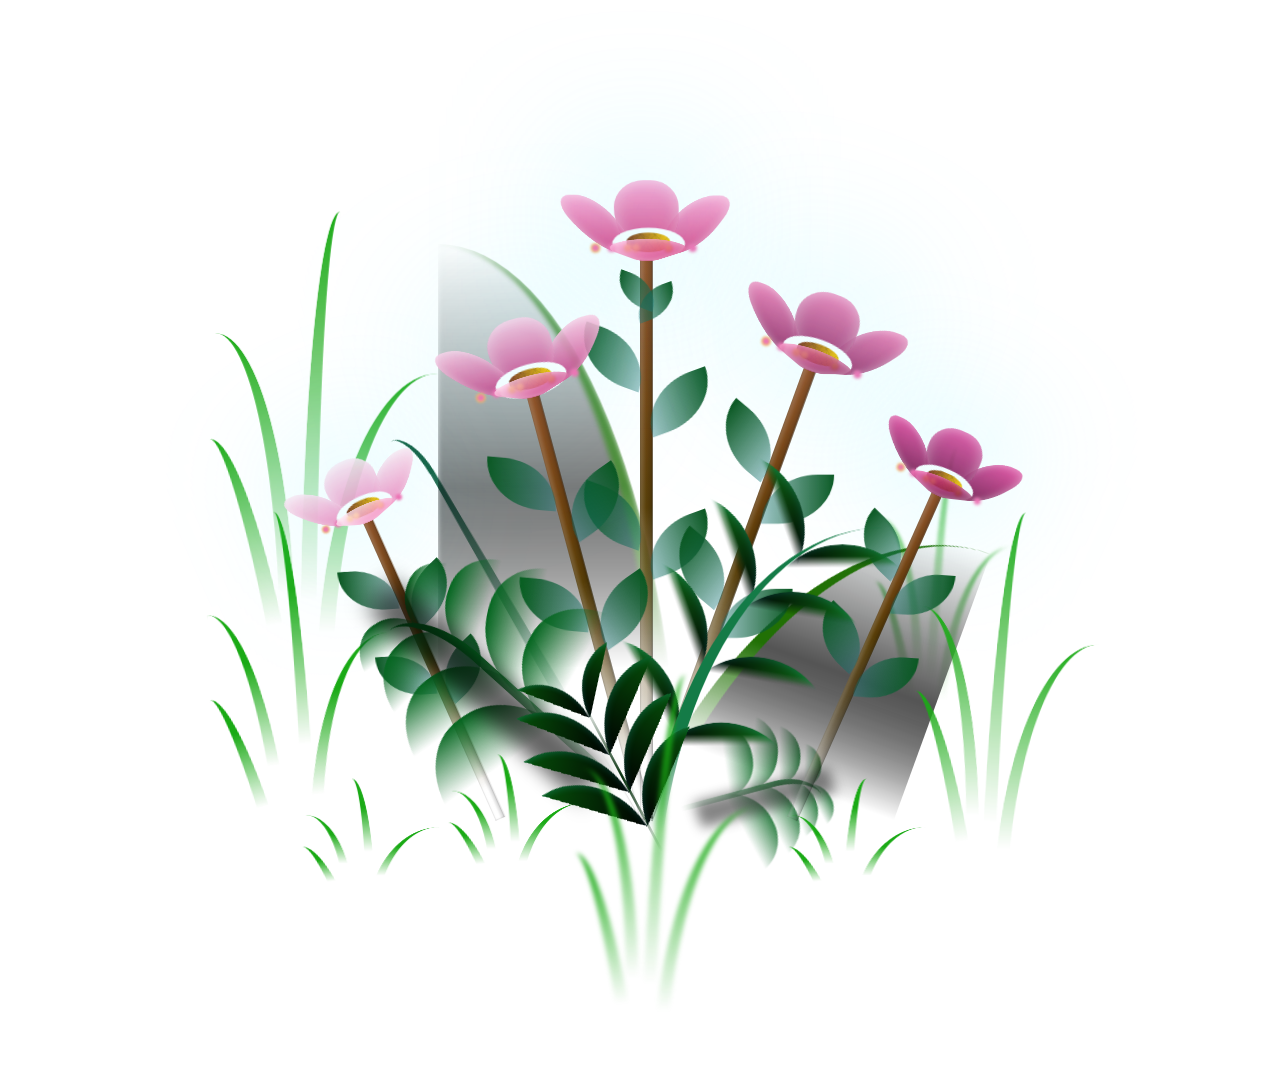
<file: modelo/index.html>
<!DOCTYPE html>
<html lang="pt-br">
    <head>
        <meta charset="UTF-8" />
        <meta http-equiv="X-UA-Compatible" content="IE=edge" />
        <meta name="viewport" content="width=device-width, initial-scale=1.0" />
        <link rel="stylesheet" href="./src/style/style.css">
        <link rel="shortcut icon" href="./src/icons8-flower-96.png" type="image/x-icon">
        <title>Flores</title>
    </head>
    <body class="container">
        <div class="night"></div>
        <div class="flowers">
            <div class="flower flower--1">
                <div class="flower__leafs flower__leafs--1">
                    <div class="flower__leaf flower__leaf--1"></div>
                    <div class="flower__leaf flower__leaf--2"></div>
                    <div class="flower__leaf flower__leaf--3"></div>
                    <div class="flower__leaf flower__leaf--4"></div>
                    <div class="flower__white-circle"></div>

                    <div class="flower__light flower__light--1"></div>
                    <div class="flower__light flower__light--2"></div>
                    <div class="flower__light flower__light--3"></div>
                    <div class="flower__light flower__light--4"></div>
                    <div class="flower__light flower__light--5"></div>
                    <div class="flower__light flower__light--6"></div>
                    <div class="flower__light flower__light--7"></div>
                    <div class="flower__light flower__light--8"></div>
                </div>
                <div class="flower__line">
                    <div class="flower__line__leaf flower__line__leaf--1"></div>
                    <div class="flower__line__leaf flower__line__leaf--2"></div>
                    <div class="flower__line__leaf flower__line__leaf--3"></div>
                    <div class="flower__line__leaf flower__line__leaf--4"></div>
                    <div class="flower__line__leaf flower__line__leaf--5"></div>
                    <div class="flower__line__leaf flower__line__leaf--6"></div>
                </div>
            </div>

            <div class="flower flower--2">
                <div class="flower__leafs flower__leafs--2">
                    <div class="flower__leaf flower__leaf--1"></div>
                    <div class="flower__leaf flower__leaf--2"></div>
                    <div class="flower__leaf flower__leaf--3"></div>
                    <div class="flower__leaf flower__leaf--4"></div>
                    <div class="flower__white-circle"></div>

                    <div class="flower__light flower__light--1"></div>
                    <div class="flower__light flower__light--2"></div>
                    <div class="flower__light flower__light--3"></div>
                    <div class="flower__light flower__light--4"></div>
                    <div class="flower__light flower__light--5"></div>
                    <div class="flower__light flower__light--6"></div>
                    <div class="flower__light flower__light--7"></div>
                    <div class="flower__light flower__light--8"></div>
                </div>
                <div class="flower__line">
                    <div class="flower__line__leaf flower__line__leaf--1"></div>
                    <div class="flower__line__leaf flower__line__leaf--2"></div>
                    <div class="flower__line__leaf flower__line__leaf--3"></div>
                    <div class="flower__line__leaf flower__line__leaf--4"></div>
                </div>
            </div>

            <div class="flower flower--3">
                <div class="flower__leafs flower__leafs--3">
                    <div class="flower__leaf flower__leaf--1"></div>
                    <div class="flower__leaf flower__leaf--2"></div>
                    <div class="flower__leaf flower__leaf--3"></div>
                    <div class="flower__leaf flower__leaf--4"></div>
                    <div class="flower__white-circle"></div>

                    <div class="flower__light flower__light--1"></div>
                    <div class="flower__light flower__light--2"></div>
                    <div class="flower__light flower__light--3"></div>
                    <div class="flower__light flower__light--4"></div>
                    <div class="flower__light flower__light--5"></div>
                    <div class="flower__light flower__light--6"></div>
                    <div class="flower__light flower__light--7"></div>
                    <div class="flower__light flower__light--8"></div>
                </div>
                <div class="flower__line">
                    <div class="flower__line__leaf flower__line__leaf--1"></div>
                    <div class="flower__line__leaf flower__line__leaf--2"></div>
                    <div class="flower__line__leaf flower__line__leaf--3"></div>
                    <div class="flower__line__leaf flower__line__leaf--4"></div>
                </div>
            </div>

            <div class="flower flower--4">
                <div class="flower__leafs flower__leafs--2">
                    <div class="flower__leaf flower__leaf--1"></div>
                    <div class="flower__leaf flower__leaf--2"></div>
                    <div class="flower__leaf flower__leaf--3"></div>
                    <div class="flower__leaf flower__leaf--4"></div>
                    <div class="flower__white-circle"></div>

                    <div class="flower__light flower__light--1"></div>
                    <div class="flower__light flower__light--2"></div>
                    <div class="flower__light flower__light--3"></div>
                    <div class="flower__light flower__light--4"></div>
                    <div class="flower__light flower__light--5"></div>
                    <div class="flower__light flower__light--6"></div>
                    <div class="flower__light flower__light--7"></div>
                    <div class="flower__light flower__light--8"></div>
                </div>
                <div class="flower__line">
                    <div class="flower__line__leaf flower__line__leaf--1"></div>
                    <div class="flower__line__leaf flower__line__leaf--2"></div>
                    <div class="flower__line__leaf flower__line__leaf--3"></div>
                    <div class="flower__line__leaf flower__line__leaf--4"></div>
                </div>
            </div>

            <div class="flower flower--5">
                <div class="flower__leafs flower__leafs--3">
                    <div class="flower__leaf flower__leaf--1"></div>
                    <div class="flower__leaf flower__leaf--2"></div>
                    <div class="flower__leaf flower__leaf--3"></div>
                    <div class="flower__leaf flower__leaf--4"></div>
                    <div class="flower__white-circle"></div>

                    <div class="flower__light flower__light--1"></div>
                    <div class="flower__light flower__light--2"></div>
                    <div class="flower__light flower__light--3"></div>
                    <div class="flower__light flower__light--4"></div>
                    <div class="flower__light flower__light--5"></div>
                    <div class="flower__light flower__light--6"></div>
                    <div class="flower__light flower__light--7"></div>
                    <div class="flower__light flower__light--8"></div>
                </div>
                <div class="flower__line">
                    <div class="flower__line__leaf flower__line__leaf--1"></div>
                    <div class="flower__line__leaf flower__line__leaf--2"></div>
                    <div class="flower__line__leaf flower__line__leaf--3"></div>
                    <div class="flower__line__leaf flower__line__leaf--4"></div>
                </div>
            </div>

            <div class="grow-ans" style="--d: 1.2s">
                <div class="flower__g-long">
                    <div class="flower__g-long__top"></div>
                    <div class="flower__g-long__bottom"></div>
                </div>
            </div>

            <div class="growing-grass">
                <div class="flower__grass flower__grass--1">
                    <div class="flower__grass--top"></div>
                    <div class="flower__grass--bottom"></div>
                    <div
                        class="flower__grass__leaf flower__grass__leaf--1"
                    ></div>
                    <div
                        class="flower__grass__leaf flower__grass__leaf--2"
                    ></div>
                    <div
                        class="flower__grass__leaf flower__grass__leaf--3"
                    ></div>
                    <div
                        class="flower__grass__leaf flower__grass__leaf--4"
                    ></div>
                    <div
                        class="flower__grass__leaf flower__grass__leaf--5"
                    ></div>
                    <div
                        class="flower__grass__leaf flower__grass__leaf--6"
                    ></div>
                    <div
                        class="flower__grass__leaf flower__grass__leaf--7"
                    ></div>
                    <div
                        class="flower__grass__leaf flower__grass__leaf--8"
                    ></div>
                    <div class="flower__grass__overlay"></div>
                </div>
            </div>

            <div class="growing-grass">
                <div class="flower__grass flower__grass--2">
                    <div class="flower__grass--top"></div>
                    <div class="flower__grass--bottom"></div>
                    <div
                        class="flower__grass__leaf flower__grass__leaf--1"
                    ></div>
                    <div
                        class="flower__grass__leaf flower__grass__leaf--2"
                    ></div>
                    <div
                        class="flower__grass__leaf flower__grass__leaf--3"
                    ></div>
                    <div
                        class="flower__grass__leaf flower__grass__leaf--4"
                    ></div>
                    <div
                        class="flower__grass__leaf flower__grass__leaf--5"
                    ></div>
                    <div
                        class="flower__grass__leaf flower__grass__leaf--6"
                    ></div>
                    <div
                        class="flower__grass__leaf flower__grass__leaf--7"
                    ></div>
                    <div
                        class="flower__grass__leaf flower__grass__leaf--8"
                    ></div>
                    <div class="flower__grass__overlay"></div>
                </div>
            </div>

            <div class="grow-ans" style="--d: 2.4s">
                <div class="flower__g-right flower__g-right--1">
                    <div class="leaf"></div>
                </div>
            </div>

            <div class="grow-ans" style="--d: 2.8s">
                <div class="flower__g-right flower__g-right--2">
                    <div class="leaf"></div>
                </div>
            </div>

            <div class="grow-ans" style="--d: 2.8s">
                <div class="flower__g-front">
                    <div
                        class="flower__g-front__leaf-wrapper flower__g-front__leaf-wrapper--1"
                    >
                        <div class="flower__g-front__leaf"></div>
                    </div>
                    <div
                        class="flower__g-front__leaf-wrapper flower__g-front__leaf-wrapper--2"
                    >
                        <div class="flower__g-front__leaf"></div>
                    </div>
                    <div
                        class="flower__g-front__leaf-wrapper flower__g-front__leaf-wrapper--3"
                    >
                        <div class="flower__g-front__leaf"></div>
                    </div>
                    <div
                        class="flower__g-front__leaf-wrapper flower__g-front__leaf-wrapper--4"
                    >
                        <div class="flower__g-front__leaf"></div>
                    </div>
                    <div
                        class="flower__g-front__leaf-wrapper flower__g-front__leaf-wrapper--5"
                    >
                        <div class="flower__g-front__leaf"></div>
                    </div>
                    <div
                        class="flower__g-front__leaf-wrapper flower__g-front__leaf-wrapper--6"
                    >
                        <div class="flower__g-front__leaf"></div>
                    </div>
                    <div
                        class="flower__g-front__leaf-wrapper flower__g-front__leaf-wrapper--7"
                    >
                        <div class="flower__g-front__leaf"></div>
                    </div>
                    <div
                        class="flower__g-front__leaf-wrapper flower__g-front__leaf-wrapper--8"
                    >
                        <div class="flower__g-front__leaf"></div>
                    </div>
                    <div class="flower__g-front__line"></div>
                </div>
            </div>

            <div class="grow-ans" style="--d: 3.2s">
                <div class="flower__g-fr">
                    <div class="leaf"></div>
                    <div class="flower__g-fr__leaf flower__g-fr__leaf--1"></div>
                    <div class="flower__g-fr__leaf flower__g-fr__leaf--2"></div>
                    <div class="flower__g-fr__leaf flower__g-fr__leaf--3"></div>
                    <div class="flower__g-fr__leaf flower__g-fr__leaf--4"></div>
                    <div class="flower__g-fr__leaf flower__g-fr__leaf--5"></div>
                    <div class="flower__g-fr__leaf flower__g-fr__leaf--6"></div>
                    <div class="flower__g-fr__leaf flower__g-fr__leaf--7"></div>
                    <div class="flower__g-fr__leaf flower__g-fr__leaf--8"></div>
                </div>
            </div>

            <div class="long-g long-g--0">
                <div class="grow-ans" style="--d: 3s">
                    <div class="leaf leaf--0"></div>
                </div>
                <div class="grow-ans" style="--d: 2.2s">
                    <div class="leaf leaf--1"></div>
                </div>
                <div class="grow-ans" style="--d: 3.4s">
                    <div class="leaf leaf--2"></div>
                </div>
                <div class="grow-ans" style="--d: 3.6s">
                    <div class="leaf leaf--3"></div>
                </div>
            </div>

            <div class="long-g long-g--1">
                <div class="grow-ans" style="--d: 3.6s">
                    <div class="leaf leaf--0"></div>
                </div>
                <div class="grow-ans" style="--d: 3.8s">
                    <div class="leaf leaf--1"></div>
                </div>
                <div class="grow-ans" style="--d: 4s">
                    <div class="leaf leaf--2"></div>
                </div>
                <div class="grow-ans" style="--d: 4.2s">
                    <div class="leaf leaf--3"></div>
                </div>
            </div>

            <div class="long-g long-g--2">
                <div class="grow-ans" style="--d: 4s">
                    <div class="leaf leaf--0"></div>
                </div>
                <div class="grow-ans" style="--d: 4.2s">
                    <div class="leaf leaf--1"></div>
                </div>
                <div class="grow-ans" style="--d: 4.4s">
                    <div class="leaf leaf--2"></div>
                </div>
                <div class="grow-ans" style="--d: 4.6s">
                    <div class="leaf leaf--3"></div>
                </div>
            </div>

            <div class="long-g long-g--3">
                <div class="grow-ans" style="--d: 4s">
                    <div class="leaf leaf--0"></div>
                </div>
                <div class="grow-ans" style="--d: 4.2s">
                    <div class="leaf leaf--1"></div>
                </div>
                <div class="grow-ans" style="--d: 3s">
                    <div class="leaf leaf--2"></div>
                </div>
                <div class="grow-ans" style="--d: 3.6s">
                    <div class="leaf leaf--3"></div>
                </div>
            </div>

            <div class="long-g long-g--4">
                <div class="grow-ans" style="--d: 4s">
                    <div class="leaf leaf--0"></div>
                </div>
                <div class="grow-ans" style="--d: 4.2s">
                    <div class="leaf leaf--1"></div>
                </div>
                <div class="grow-ans" style="--d: 3s">
                    <div class="leaf leaf--2"></div>
                </div>
                <div class="grow-ans" style="--d: 3.6s">
                    <div class="leaf leaf--3"></div>
                </div>
            </div>

            <div class="long-g long-g--5">
                <div class="grow-ans" style="--d: 4s">
                    <div class="leaf leaf--0"></div>
                </div>
                <div class="grow-ans" style="--d: 4.2s">
                    <div class="leaf leaf--1"></div>
                </div>
                <div class="grow-ans" style="--d: 3s">
                    <div class="leaf leaf--2"></div>
                </div>
                <div class="grow-ans" style="--d: 3.6s">
                    <div class="leaf leaf--3"></div>
                </div>
            </div>

            <div class="long-g long-g--6">
                <div class="grow-ans" style="--d: 4.2s">
                    <div class="leaf leaf--0"></div>
                </div>
                <div class="grow-ans" style="--d: 4.4s">
                    <div class="leaf leaf--1"></div>
                </div>
                <div class="grow-ans" style="--d: 4.6s">
                    <div class="leaf leaf--2"></div>
                </div>
                <div class="grow-ans" style="--d: 4.8s">
                    <div class="leaf leaf--3"></div>
                </div>
            </div>

            <div class="long-g long-g--7">
                <div class="grow-ans" style="--d: 3s">
                    <div class="leaf leaf--0"></div>
                </div>
                <div class="grow-ans" style="--d: 3.2s">
                    <div class="leaf leaf--1"></div>
                </div>
                <div class="grow-ans" style="--d: 3.5s">
                    <div class="leaf leaf--2"></div>
                </div>
                <div class="grow-ans" style="--d: 3.6s">
                    <div class="leaf leaf--3"></div>
                </div>
            </div>
        </div>

        <script src="./src/js/script.js"></script>
    </body>
</html>
</file>
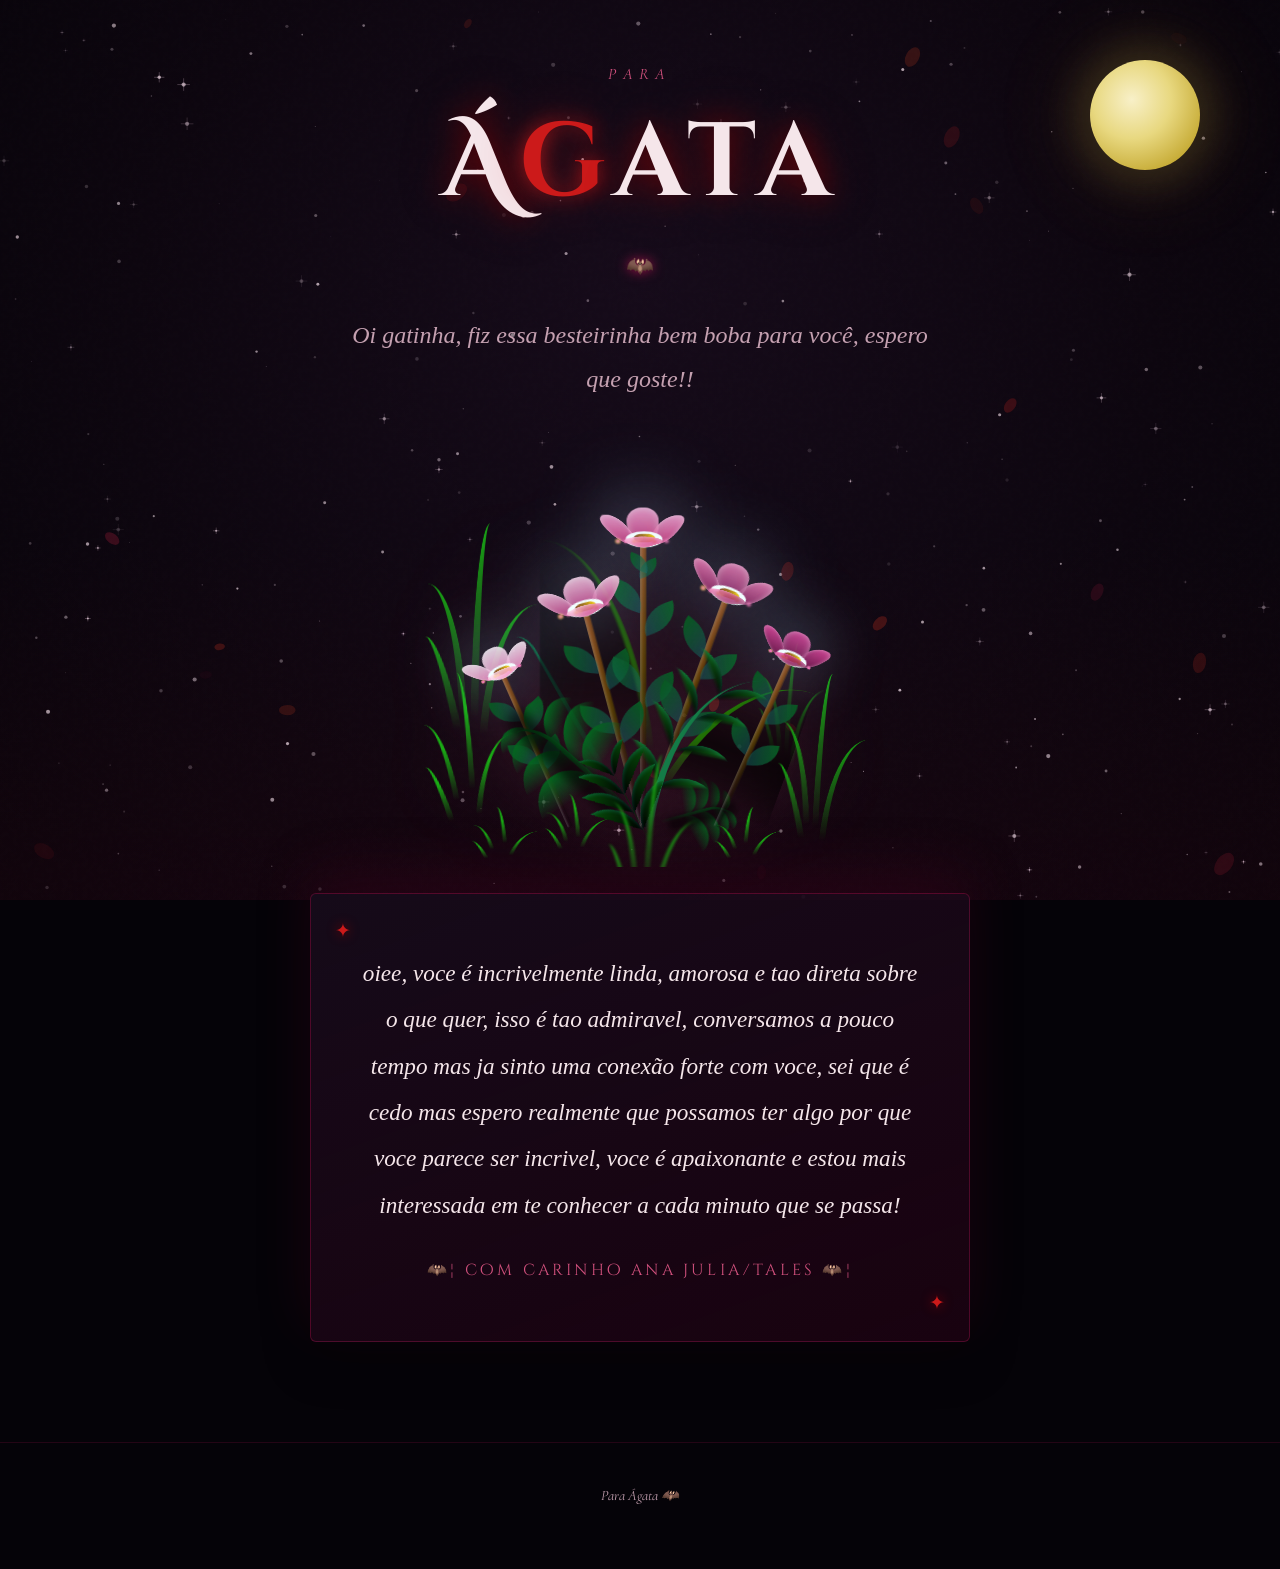
<file: agata.html>
﻿<!DOCTYPE html>
<html lang="pt-BR">
<head>
<meta charset="UTF-8"/>
<meta name="viewport" content="width=device-width, initial-scale=1.0"/>
<title>besteirinha para uma gatinha</title>
<link href="https://fonts.googleapis.com/css2?family=IM+Fell+English:ital@0;1&family=Cinzel+Decorative:wght@400;700&family=Cormorant+Garamond:ital,wght@0,300;0,400;1,300;1,400&display=swap" rel="stylesheet"/>
<style>
  :root {
    --blood: #8b0000;
    --blood-bright: #cc1a1a;
    --rose-dark: #6b0030;
    --rose-mid: #a0104a;
    --rose-light: #d4527f;
    --rose-pale: #f0a0b8;
    --night: #050308;
    --night-2: #0d060f;
    --night-3: #160b1a;
    --mist: #2a1530;
    --gold: #c9a84c;
    --gold-pale: #f0d890;
    --text-main: #f5e6ea;
    --text-dim: #c4a0b0;
  }

  *, *::before, *::after { box-sizing: border-box; margin: 0; padding: 0; }

  html { scroll-behavior: smooth; }

  body {
    background: var(--night);
    color: var(--text-main);
    font-family: 'Cormorant Garamond', Georgia, serif;
    font-size: 18px;
    line-height: 1.8;
    overflow-x: hidden;
    cursor: crosshair;
    user-select: none;
  }

  #bg-canvas {
    position: fixed;
    inset: 0;
    z-index: 0;
    pointer-events: none;
  }

  body::before {
    content: '';
    position: fixed;
    inset: 0;
    z-index: 1;
    pointer-events: none;
    background-image: url("data:image/svg+xml,%3Csvg viewBox='0 0 200 200' xmlns='http://www.w3.org/2000/svg'%3E%3Cfilter id='n'%3E%3CfeTurbulence type='fractalNoise' baseFrequency='0.9' numOctaves='4' stitchTiles='stitch'/%3E%3C/filter%3E%3Crect width='100%25' height='100%25' filter='url(%23n)' opacity='0.04'/%3E%3C/svg%3E");
    opacity: 0.35;
  }

  .site { position: relative; z-index: 2; }

  .hero {
    min-height: 100vh;
    display: flex;
    flex-direction: column;
    align-items: center;
    justify-content: center;
    text-align: center;
    padding: 60px 24px 80px;
    position: relative;
    overflow: hidden;
    max-width: none;
    margin: 0;
  }

  .hero-moon {
    position: absolute;
    top: 60px;
    right: 80px;
    width: 110px;
    height: 110px;
    border-radius: 50%;
    background: radial-gradient(circle at 38% 36%, #f8f0c8 0%, #e8d880 40%, #c4a830 80%, #8a7020 100%);
    box-shadow: 0 0 40px 14px rgba(200,168,60,0.18), 0 0 80px 30px rgba(200,168,60,0.08);
    animation: moonPulse 6s ease-in-out infinite;
  }

  @keyframes moonPulse {
    0%,100% { box-shadow: 0 0 40px 14px rgba(200,168,60,0.18), 0 0 80px 30px rgba(200,168,60,0.08); }
    50% { box-shadow: 0 0 60px 22px rgba(200,168,60,0.28), 0 0 120px 50px rgba(200,168,60,0.12); }
  }

  .hero-eyebrow {
    font-family: 'Cormorant Garamond', serif;
    font-style: italic;
    font-size: 1rem;
    letter-spacing: 0.4em;
    color: var(--rose-light);
    text-transform: uppercase;
    margin-bottom: 20px;
    opacity: 0;
    animation: revealUp 1s 0.3s ease forwards;
  }

  .hero-title {
    font-family: 'Cinzel Decorative', serif;
    font-size: clamp(3rem, 9vw, 6.5rem);
    font-weight: 700;
    line-height: 1.05;
    letter-spacing: 0.08em;
    color: var(--text-main);
    text-shadow: 0 0 30px rgba(139,0,0,0.7), 0 0 60px rgba(139,0,0,0.3);
    opacity: 0;
    animation: revealUp 1.1s 0.6s ease forwards;
    position: relative;
  }

  .hero-title span {
    color: var(--blood-bright);
    text-shadow: 0 0 20px rgba(204,26,26,0.8), 0 0 50px rgba(204,26,26,0.4);
  }

  .hero-divider {
    display: flex;
    align-items: center;
    gap: 16px;
    margin: 28px 0;
    opacity: 0;
    animation: revealUp 1s 1s ease forwards;
  }

  .hero-divider::before, .hero-divider::after {
    content: '';
    flex: 1;
    max-width: 140px;
    height: 1px;
    background: linear-gradient(90deg, transparent, var(--rose-mid), transparent);
  }

  .hero-divider-icon {
    font-size: 1.4rem;
    color: var(--rose-light);
    filter: drop-shadow(0 0 6px var(--rose-mid));
  }

  .hero-subtitle {
    font-family: 'IM Fell English', Georgia, serif;
    font-style: italic;
    font-size: clamp(1.1rem, 2.5vw, 1.5rem);
    color: var(--text-dim);
    max-width: 580px;
    margin-bottom: 26px;
    opacity: 0;
    animation: revealUp 1s 1.2s ease forwards;
  }

  /* Flores vindas da pasta modelo */
  .model-flowers-frame {
    display: block;
    width: min(560px, 98vw);
    height: 450px;
    margin: -10px auto 0;
    border: 0;
    background: transparent;
    overflow: hidden;
    filter: drop-shadow(0 0 28px rgba(212,82,127,0.22));
    opacity: 0;
    animation: revealUp 1.3s 1.5s ease forwards;
  }
  /* â”€â”€ SECTION STYLES â”€â”€ */
  section {
    padding: 80px 24px;
    max-width: 900px;
    margin: 0 auto;
    position: relative;
  }

  .section-label {
    font-family: 'Cormorant Garamond', serif;
    font-style: italic;
    font-size: 0.85rem;
    letter-spacing: 0.5em;
    color: var(--rose-mid);
    text-transform: uppercase;
    margin-bottom: 12px;
  }

  .section-title {
    font-family: 'Cinzel Decorative', serif;
    font-size: clamp(1.6rem, 4vw, 2.5rem);
    color: var(--text-main);
    text-shadow: 0 0 20px rgba(139,0,0,0.5);
    margin-bottom: 32px;
  }

  /* â”€â”€ CARD GRID â”€â”€ */
  .cards {
    display: grid;
    grid-template-columns: repeat(auto-fit, minmax(240px, 1fr));
    gap: 24px;
    margin-top: 40px;
  }

  .card {
    background: linear-gradient(135deg, rgba(22,11,26,0.95) 0%, rgba(42,21,48,0.8) 100%);
    border: 1px solid rgba(160,16,74,0.35);
    border-radius: 4px;
    padding: 32px 24px;
    text-align: center;
    position: relative;
    overflow: hidden;
    transition: transform 0.4s ease, border-color 0.4s ease, box-shadow 0.4s ease;
  }

  .card::before {
    content: '';
    position: absolute;
    top: 0; left: 0; right: 0;
    height: 2px;
    background: linear-gradient(90deg, transparent, var(--blood-bright), transparent);
    opacity: 0;
    transition: opacity 0.4s;
  }

  .card:hover {
    transform: translateY(-6px);
    border-color: rgba(204,26,26,0.6);
    box-shadow: 0 16px 48px rgba(139,0,0,0.35);
  }

  .card:hover::before { opacity: 1; }

  .card-icon {
    font-size: 2.8rem;
    margin-bottom: 16px;
    filter: drop-shadow(0 0 10px rgba(204,26,26,0.5));
    display: block;
  }

  .card h3 {
    font-family: 'IM Fell English', serif;
    font-size: 1.3rem;
    color: var(--rose-pale);
    margin-bottom: 10px;
  }

  .card p {
    font-size: 0.95rem;
    color: var(--text-dim);
    line-height: 1.7;
  }

  /* â”€â”€ MESSAGE SECTION â”€â”€ */
  .message-section {
    text-align: center;
    padding: 0 24px 100px;
    margin-top: -54px;
    position: relative;
  }

  .message-box {
    max-width: 660px;
    margin: 0 auto;
    background: linear-gradient(160deg, rgba(22,11,26,0.97) 0%, rgba(107,0,48,0.2) 100%);
    border: 1px solid rgba(160,16,74,0.4);
    border-radius: 6px;
    padding: 56px 48px;
    position: relative;
    box-shadow: 0 -22px 52px rgba(80,0,35,0.28), 0 18px 48px rgba(0,0,0,0.28);
  }

  .message-box::before, .message-box::after {
    content: '✦';
    position: absolute;
    color: var(--blood-bright);
    font-size: 1.2rem;
    filter: drop-shadow(0 0 6px var(--blood));
  }
  .message-box::before { top: 20px; left: 24px; }
  .message-box::after { bottom: 20px; right: 24px; }

  .message-quote {
    font-family: 'IM Fell English', Georgia, serif;
    font-style: italic;
    font-size: clamp(1.15rem, 2.5vw, 1.45rem);
    color: var(--text-main);
    line-height: 2;
    margin-bottom: 28px;
  }

  .message-sig {
    font-family: 'Cinzel Decorative', serif;
    font-size: 1rem;
    color: var(--rose-light);
    letter-spacing: 0.2em;
  }

  /* â”€â”€ FOOTER â”€â”€ */
  footer {
    text-align: center;
    padding: 40px 24px 60px;
    font-size: 0.9rem;
    color: var(--text-dim);
    font-style: italic;
    border-top: 1px solid rgba(160,16,74,0.2);
    position: relative;
    z-index: 2;
  }

  /* â”€â”€ SCROLL REVEAL â”€â”€ */
  .reveal {
    opacity: 0;
    transform: translateY(30px);
    transition: opacity 0.9s ease, transform 0.9s ease;
  }
  .reveal.visible {
    opacity: 1;
    transform: translateY(0);
  }

  /* â”€â”€ HORIZONTAL RULE â”€â”€ */
  .ornament-rule {
    display: flex;
    align-items: center;
    gap: 20px;
    margin: 0 auto 50px;
    max-width: 400px;
  }
  .ornament-rule::before, .ornament-rule::after {
    content: '';
    flex: 1;
    height: 1px;
    background: linear-gradient(90deg, transparent, rgba(160,16,74,0.6), transparent);
  }
  .ornament-rule span {
    color: var(--blood-bright);
    font-size: 1rem;
    letter-spacing: 6px;
    filter: drop-shadow(0 0 5px var(--blood));
  }

  /* â”€â”€ ANIMATIONS â”€â”€ */
  @keyframes revealUp {
    from { opacity: 0; transform: translateY(28px); }
    to { opacity: 1; transform: translateY(0); }
  }

  /* â”€â”€ BATS â”€â”€ */
  .bat {
    position: fixed;
    left: 0;
    top: 0;
    font-size: 1.2rem;
    pointer-events: none;
    z-index: 3;
    opacity: 0;
    transform: translate(var(--start-x), var(--start-y));
    animation: batFlight var(--dur) cubic-bezier(.42,0,.58,1) forwards;
    filter: drop-shadow(0 0 5px rgba(139,0,0,0.72));
    will-change: transform, opacity;
  }

  .bat span {
    display: block;
    transform-origin: center;
    animation: wingBeat 0.42s ease-in-out infinite;
  }

  @keyframes batFlight {
    0% {
      opacity: 0;
      transform: translate(var(--start-x), var(--start-y)) scale(var(--scale)) rotate(var(--tilt-a));
    }
    10% { opacity: 0.8; }
    28% {
      transform: translate(var(--x1), var(--y1)) scale(calc(var(--scale) * 1.08)) rotate(var(--tilt-b));
    }
    52% {
      transform: translate(var(--x2), var(--y2)) scale(var(--scale)) rotate(var(--tilt-c));
    }
    76% {
      transform: translate(var(--x3), var(--y3)) scale(calc(var(--scale) * 0.94)) rotate(var(--tilt-b));
    }
    92% { opacity: 0.72; }
    100% {
      opacity: 0;
      transform: translate(var(--end-x), var(--end-y)) scale(var(--scale)) rotate(var(--tilt-a));
    }
  }

  @keyframes wingBeat {
    0%, 100% { transform: scaleX(1) scaleY(1) translateY(0); }
    35% { transform: scaleX(1.22) scaleY(0.78) translateY(-2px); }
    65% { transform: scaleX(0.86) scaleY(1.12) translateY(1px); }
  }

  /* â”€â”€ CLICK BLOOD SPLATTER â”€â”€ */
  .splatter {
    position: fixed;
    pointer-events: none;
    z-index: 999;
    border-radius: 50%;
    background: radial-gradient(circle, #cc1a1a 0%, #8b0000 60%, transparent 100%);
    transform: translate(-50%, -50%) scale(0);
    animation: splatterAnim 0.6s ease forwards;
  }

  @keyframes splatterAnim {
    0% { transform: translate(-50%,-50%) scale(0); opacity: 1; }
    50% { opacity: 0.8; }
    100% { transform: translate(-50%,-50%) scale(1); opacity: 0; }
  }

  /* â”€â”€ RESPONSIVE â”€â”€ */
  @media (max-width: 600px) {
    .hero-moon { width: 70px; height: 70px; top: 30px; right: 24px; }
    .message-box { padding: 36px 24px; }
    .cards { grid-template-columns: 1fr; }
  }
</style>
</head>
<body>

<canvas id="bg-canvas"></canvas>

<div class="site">

  <!-- â•â•â•â•â•â•â•â•â•â• HERO â•â•â•â•â•â•â•â•â•â• -->
  <section class="hero">

    <div class="hero-moon"></div>

    <p class="hero-eyebrow">para</p>

    <h1 class="hero-title">Á<span>g</span>ata</h1>

    <div class="hero-divider">
      <span class="hero-divider-icon">🦇</span>
    </div>

    <p class="hero-subtitle">
      Oi gatinha, fiz essa besteirinha bem boba para você, espero que goste!!
    </p>
    <iframe class="model-flowers-frame" src="modelo/index.html" title="Flores rosas animadas"></iframe>

  </section>

  <!-- â•â•â•â•â•â•â•â•â•â• MESSAGE â•â•â•â•â•â•â•â•â•â• -->
  <section class="message-section">
    <div class="message-box reveal">
      <p class="message-quote">
         oiee, voce é incrivelmente linda, amorosa e tao direta sobre o que quer, isso é tao admiravel,
         conversamos a pouco tempo mas ja sinto uma conexão forte com voce, sei que é cedo mas espero realmente 
         que possamos ter algo por que voce parece ser incrivel, voce é apaixonante e estou mais interessada em te 
         conhecer a cada minuto que se passa!
      </p>
      <p class="message-sig">🦇¦ com carinho ana julia/tales 🦇¦</p>
    </div>
  </section>

</div><!-- /.site -->

<footer>
  <p>Para Ágata 🦇</p>
</footer>

<script>
// â”€â”€ STARFIELD / PARTICLE BACKGROUND â”€â”€
const canvas = document.getElementById('bg-canvas');
const ctx = canvas.getContext('2d');
let W, H, stars = [], particles = [];

function resize() {
  W = canvas.width = window.innerWidth;
  H = canvas.height = window.innerHeight;
}
resize();
window.addEventListener('resize', resize);

// Twinkling stars
for (let i = 0; i < 260; i++) {
  stars.push({
    x: Math.random(),
    y: Math.random(),
    r: Math.random() * 1.8 + 0.35,
    a: Math.random() * 0.55 + 0.25,
    speed: Math.random() * 0.028 + 0.008,
    glow: Math.random() > 0.78,
    phase: Math.random() * Math.PI * 2
  });
}

// Floating rose petal particles
for (let i = 0; i < 22; i++) {
  particles.push({
    x: Math.random() * 1,
    y: Math.random() * 1,
    vy: -(Math.random() * 0.0003 + 0.0001),
    vx: (Math.random() - 0.5) * 0.0002,
    size: Math.random() * 5 + 3,
    opacity: Math.random() * 0.35 + 0.05,
    hue: 340 + Math.random() * 30,
    rot: Math.random() * Math.PI * 2,
    rotSpeed: (Math.random() - 0.5) * 0.02
  });
}

let t = 0;
function drawBg() {
  ctx.clearRect(0, 0, W, H);

  // Deep night gradient
  const bg = ctx.createRadialGradient(W*0.5, H*0.3, 0, W*0.5, H*0.5, Math.max(W,H)*0.8);
  bg.addColorStop(0, '#160b1a');
  bg.addColorStop(0.5, '#0d060f');
  bg.addColorStop(1, '#050308');
  ctx.fillStyle = bg;
  ctx.fillRect(0, 0, W, H);

  // Subtle blood mist at bottom
  const mist = ctx.createLinearGradient(0, H*0.6, 0, H);
  mist.addColorStop(0, 'rgba(80,0,20,0)');
  mist.addColorStop(1, 'rgba(80,0,20,0.12)');
  ctx.fillStyle = mist;
  ctx.fillRect(0, H*0.6, W, H*0.4);

  // Twinkling stars
  stars.forEach(s => {
    const pulse = 0.35 + 0.65 * Math.sin(t * s.speed + s.phase) ** 2;
    const a = Math.min(1, s.a * pulse);
    ctx.beginPath();
    ctx.arc(s.x * W, s.y * H, s.r, 0, Math.PI * 2);
    ctx.fillStyle = `rgba(240,220,230,${a})`;
    ctx.fill();

    if (s.glow) {
      ctx.save();
      ctx.globalAlpha = a * 0.65;
      ctx.strokeStyle = 'rgba(255,220,240,0.8)';
      ctx.lineWidth = 0.7;
      ctx.beginPath();
      ctx.moveTo(s.x * W - s.r * 3, s.y * H);
      ctx.lineTo(s.x * W + s.r * 3, s.y * H);
      ctx.moveTo(s.x * W, s.y * H - s.r * 3);
      ctx.lineTo(s.x * W, s.y * H + s.r * 3);
      ctx.stroke();
      ctx.restore();
    }
  });

  // Petal particles
  particles.forEach(p => {
    p.y += p.vy;
    p.x += p.vx + Math.sin(t * 0.01 + p.phase) * 0.0001;
    p.rot += p.rotSpeed;
    if (p.y < -0.05) { p.y = 1.05; p.x = Math.random(); }

    ctx.save();
    ctx.translate(p.x * W, p.y * H);
    ctx.rotate(p.rot);
    ctx.globalAlpha = p.opacity;
    ctx.beginPath();
    ctx.ellipse(0, 0, p.size, p.size * 1.6, 0, 0, Math.PI * 2);
    ctx.fillStyle = `hsl(${p.hue}, 70%, 35%)`;
    ctx.fill();
    ctx.restore();
  });

  t++;
  requestAnimationFrame(drawBg);
}

particles.forEach(p => p.phase = Math.random() * Math.PI * 2);
drawBg();

// â”€â”€ SCROLL REVEAL â”€â”€
const observer = new IntersectionObserver(entries => {
  entries.forEach(e => {
    if (e.isIntersecting) { e.target.classList.add('visible'); }
  });
}, { threshold: 0.15 });
document.querySelectorAll('.reveal').forEach(el => observer.observe(el));

// â”€â”€ RANDOM BATS â”€â”€
function spawnBat() {
  const bat = document.createElement('div');
  bat.className = 'bat';
  const wings = document.createElement('span');
  wings.textContent = '🦇';
  bat.appendChild(wings);

  const fromLeft = Math.random() > 0.5;
  const startY = Math.random() * 62 + 6;
  const drift = Math.random() * 22 - 11;
  const lift = Math.random() * 16 - 8;
  const startX = fromLeft ? '-64px' : 'calc(100vw + 64px)';
  const endX = fromLeft ? 'calc(100vw + 64px)' : '-64px';
  const tiltA = fromLeft ? '-10deg' : '10deg';
  const tiltB = fromLeft ? '12deg' : '-12deg';
  const tiltC = fromLeft ? '-6deg' : '6deg';
  const scale = (Math.random() * 0.55 + 0.75).toFixed(2);
  const dur = Math.random() * 5 + 7;

  bat.style.setProperty('--start-x', startX);
  bat.style.setProperty('--end-x', endX);
  bat.style.setProperty('--start-y', `${startY}vh`);
  bat.style.setProperty('--end-y', `${startY + drift}vh`);
  bat.style.setProperty('--x1', fromLeft ? '25vw' : '75vw');
  bat.style.setProperty('--x2', fromLeft ? '52vw' : '48vw');
  bat.style.setProperty('--x3', fromLeft ? '78vw' : '22vw');
  bat.style.setProperty('--y1', `${startY + lift}vh`);
  bat.style.setProperty('--y2', `${startY + drift * 0.45 - lift}vh`);
  bat.style.setProperty('--y3', `${startY + drift * 0.72 + lift * 0.5}vh`);
  bat.style.setProperty('--scale', scale);
  bat.style.setProperty('--tilt-a', tiltA);
  bat.style.setProperty('--tilt-b', tiltB);
  bat.style.setProperty('--tilt-c', tiltC);
  bat.style.setProperty('--dur', `${dur}s`);
  bat.style.fontSize = (16 + Math.random() * 18) + 'px';

  document.body.appendChild(bat);
  setTimeout(() => bat.remove(), (dur + 0.5) * 1000);
}
setInterval(spawnBat, 2600);
setTimeout(spawnBat, 1000);
setTimeout(spawnBat, 2200);

// â”€â”€ CLICK BLOOD SPLATTER â”€â”€
document.addEventListener('click', e => {
  const el = document.createElement('div');
  el.className = 'splatter';
  const size = 30 + Math.random() * 40;
  el.style.width = size + 'px';
  el.style.height = size + 'px';
  el.style.left = e.clientX + 'px';
  el.style.top = e.clientY + 'px';
  document.body.appendChild(el);
  setTimeout(() => el.remove(), 700);
});
</script>
</body>
</html>
</file>
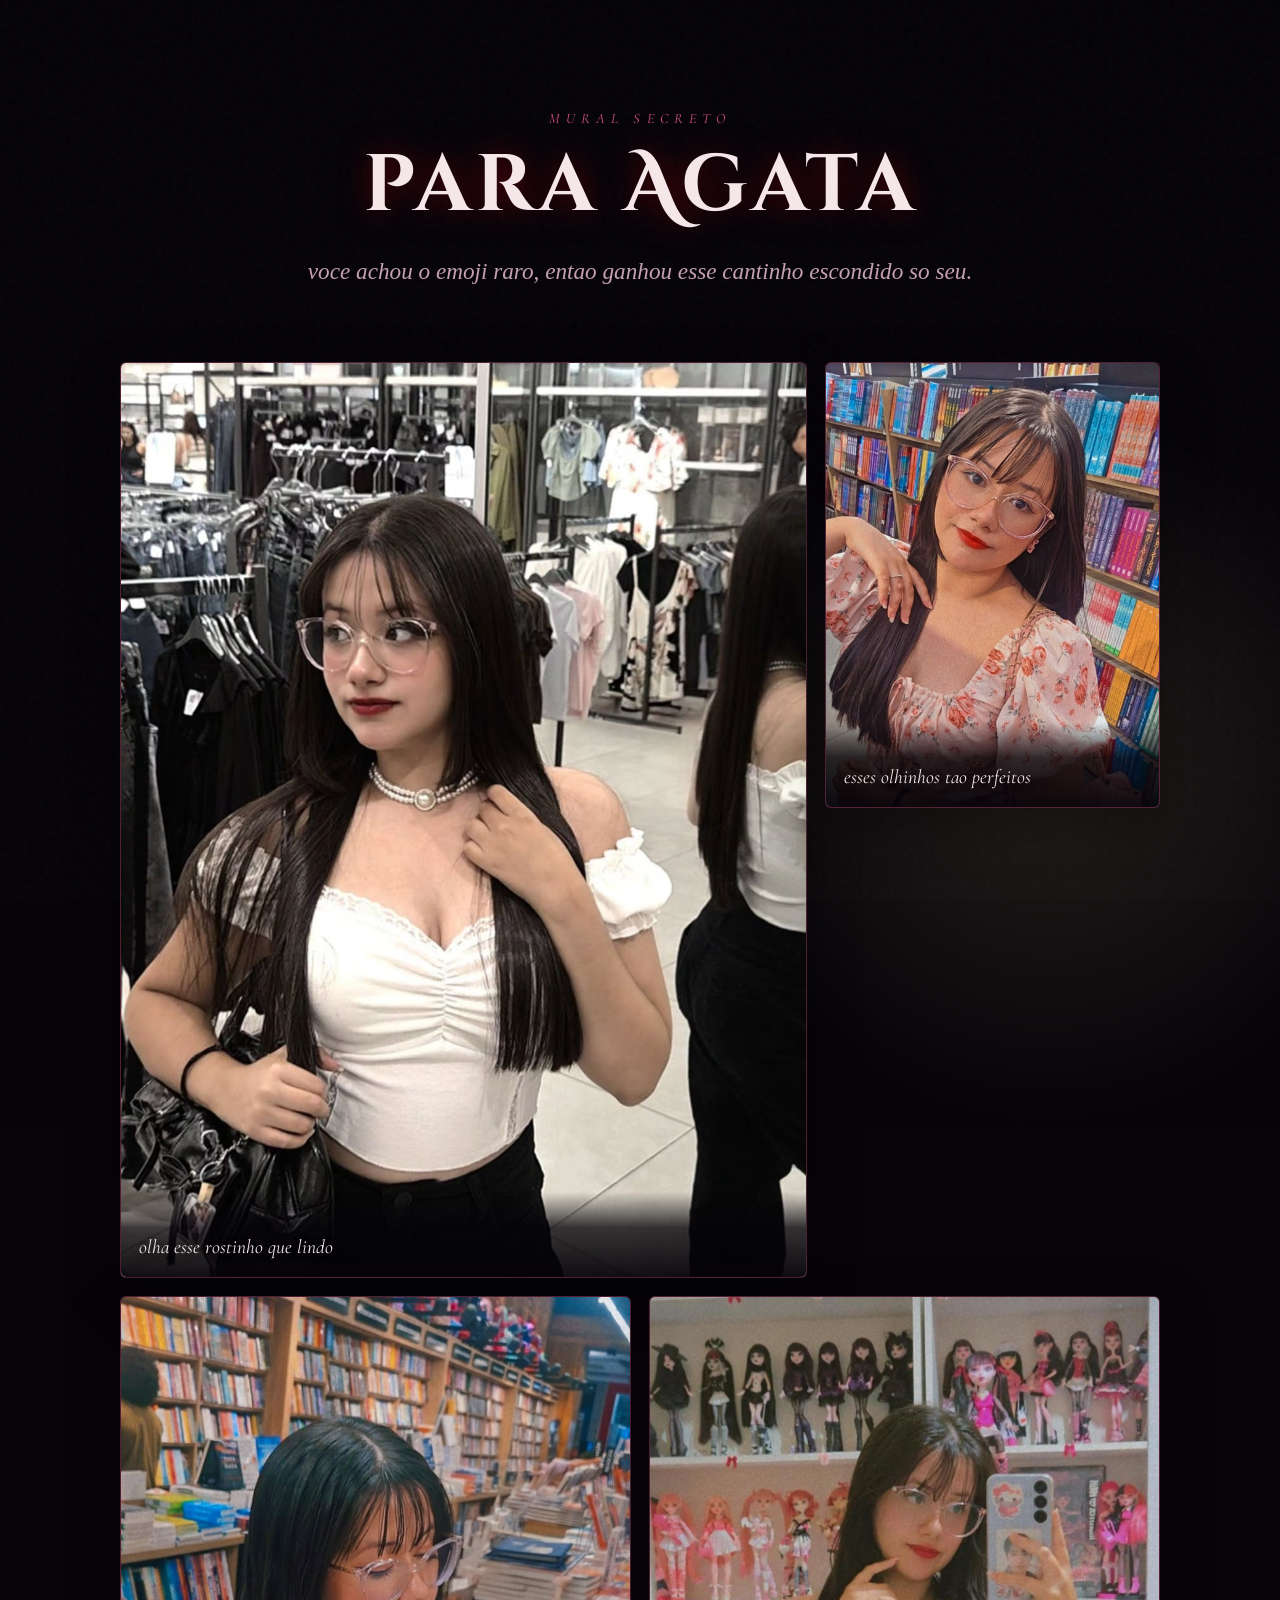
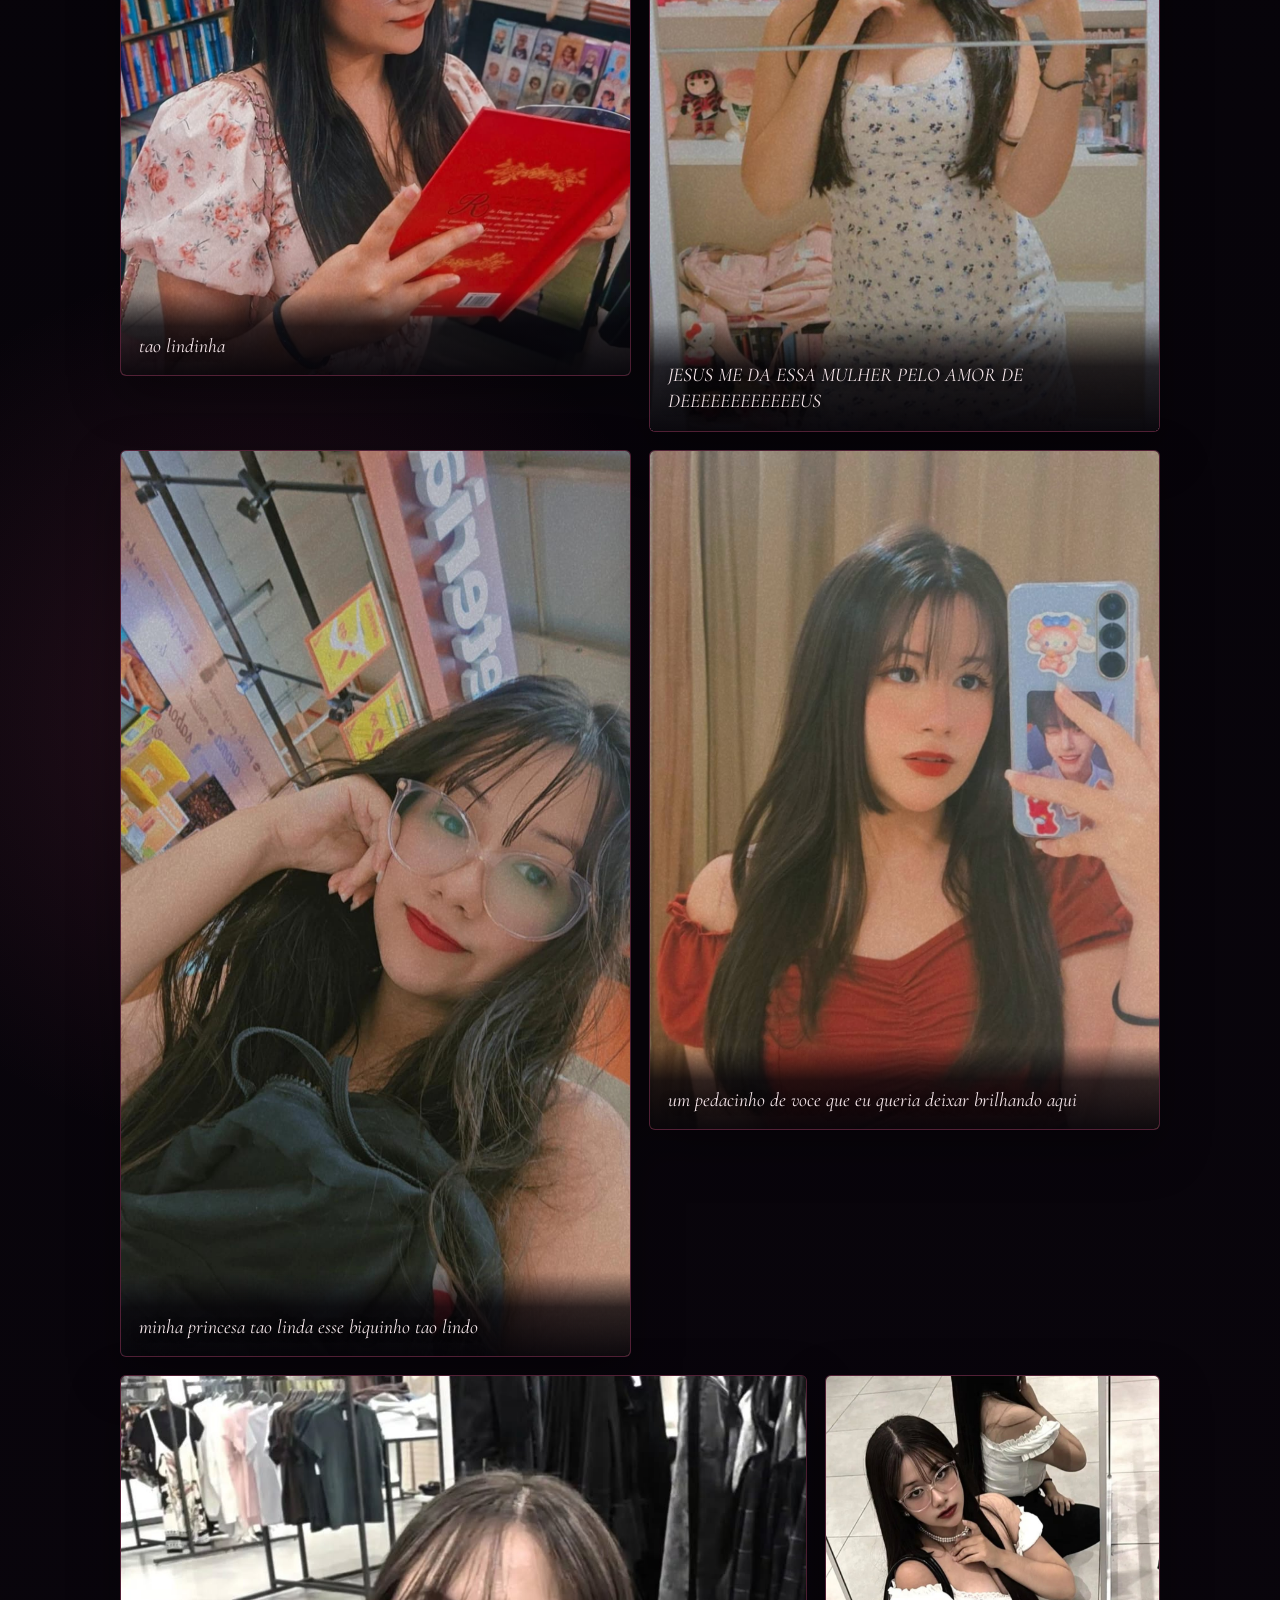
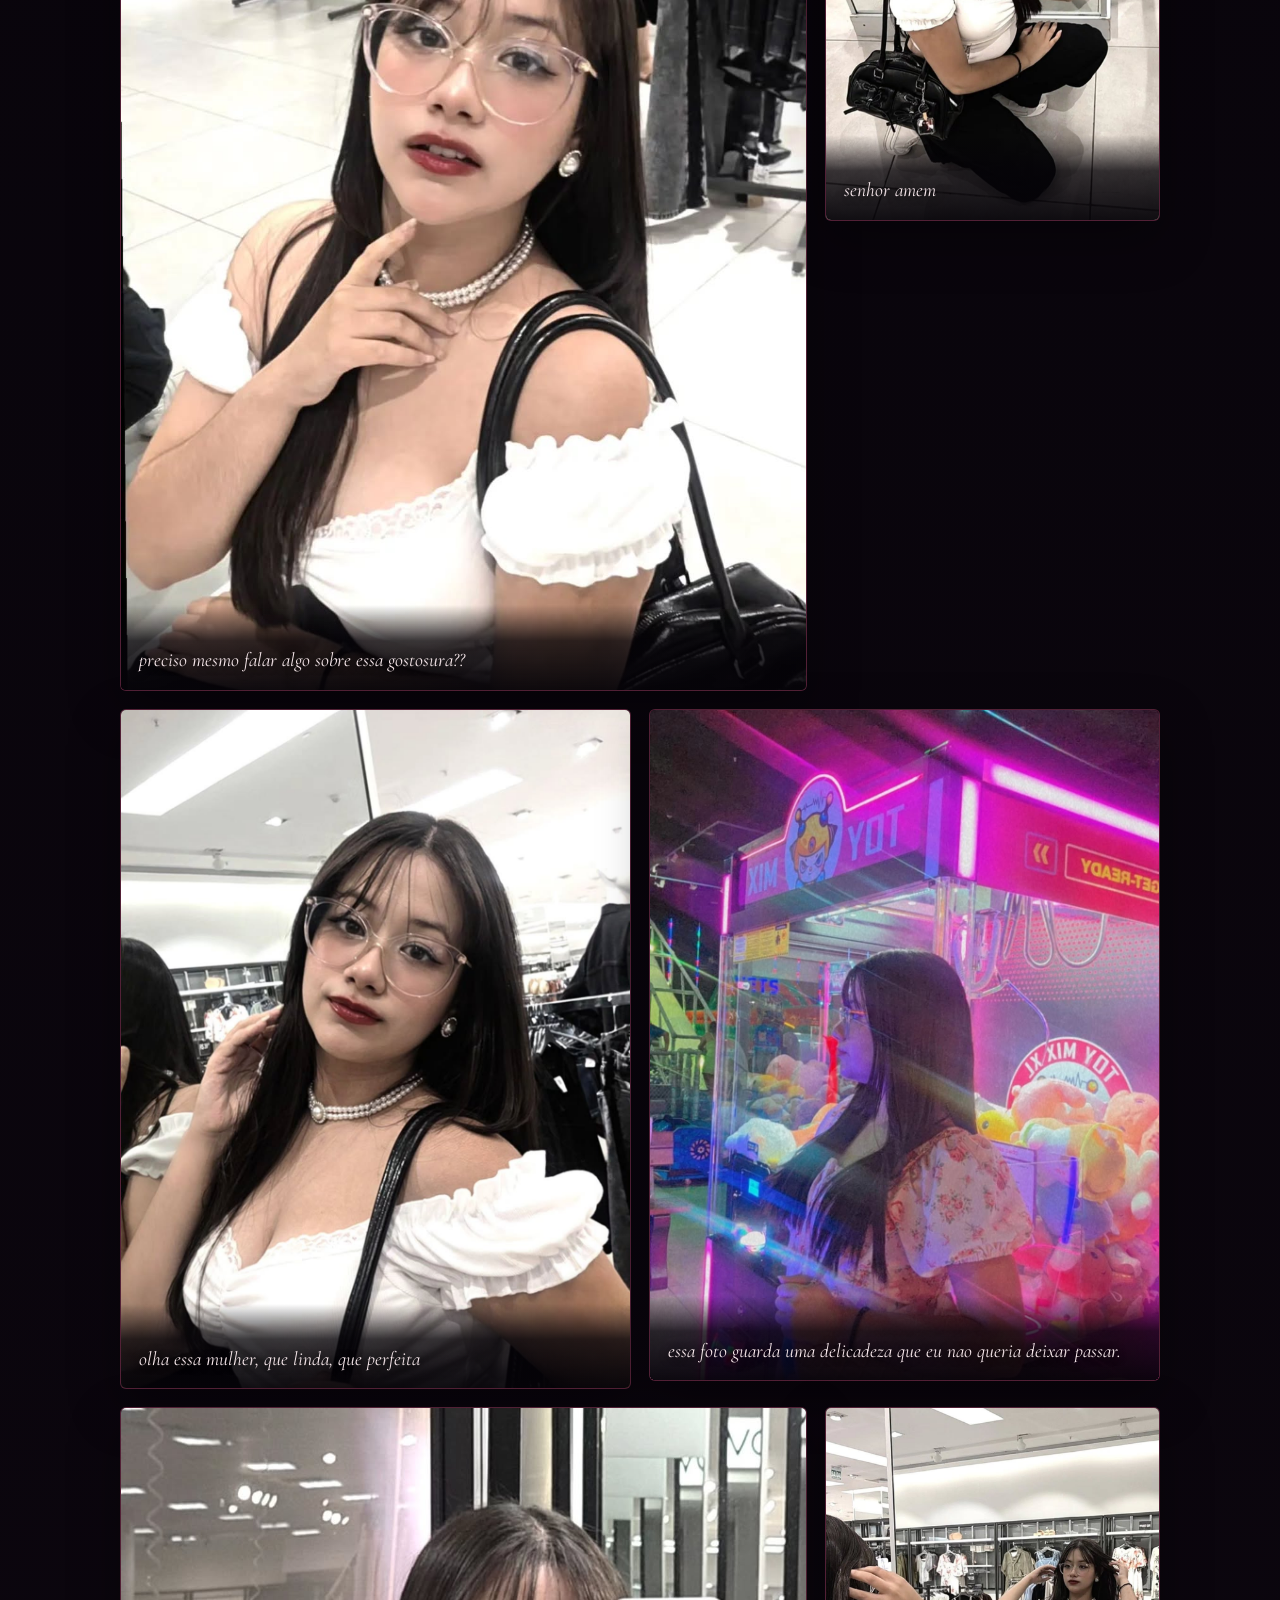
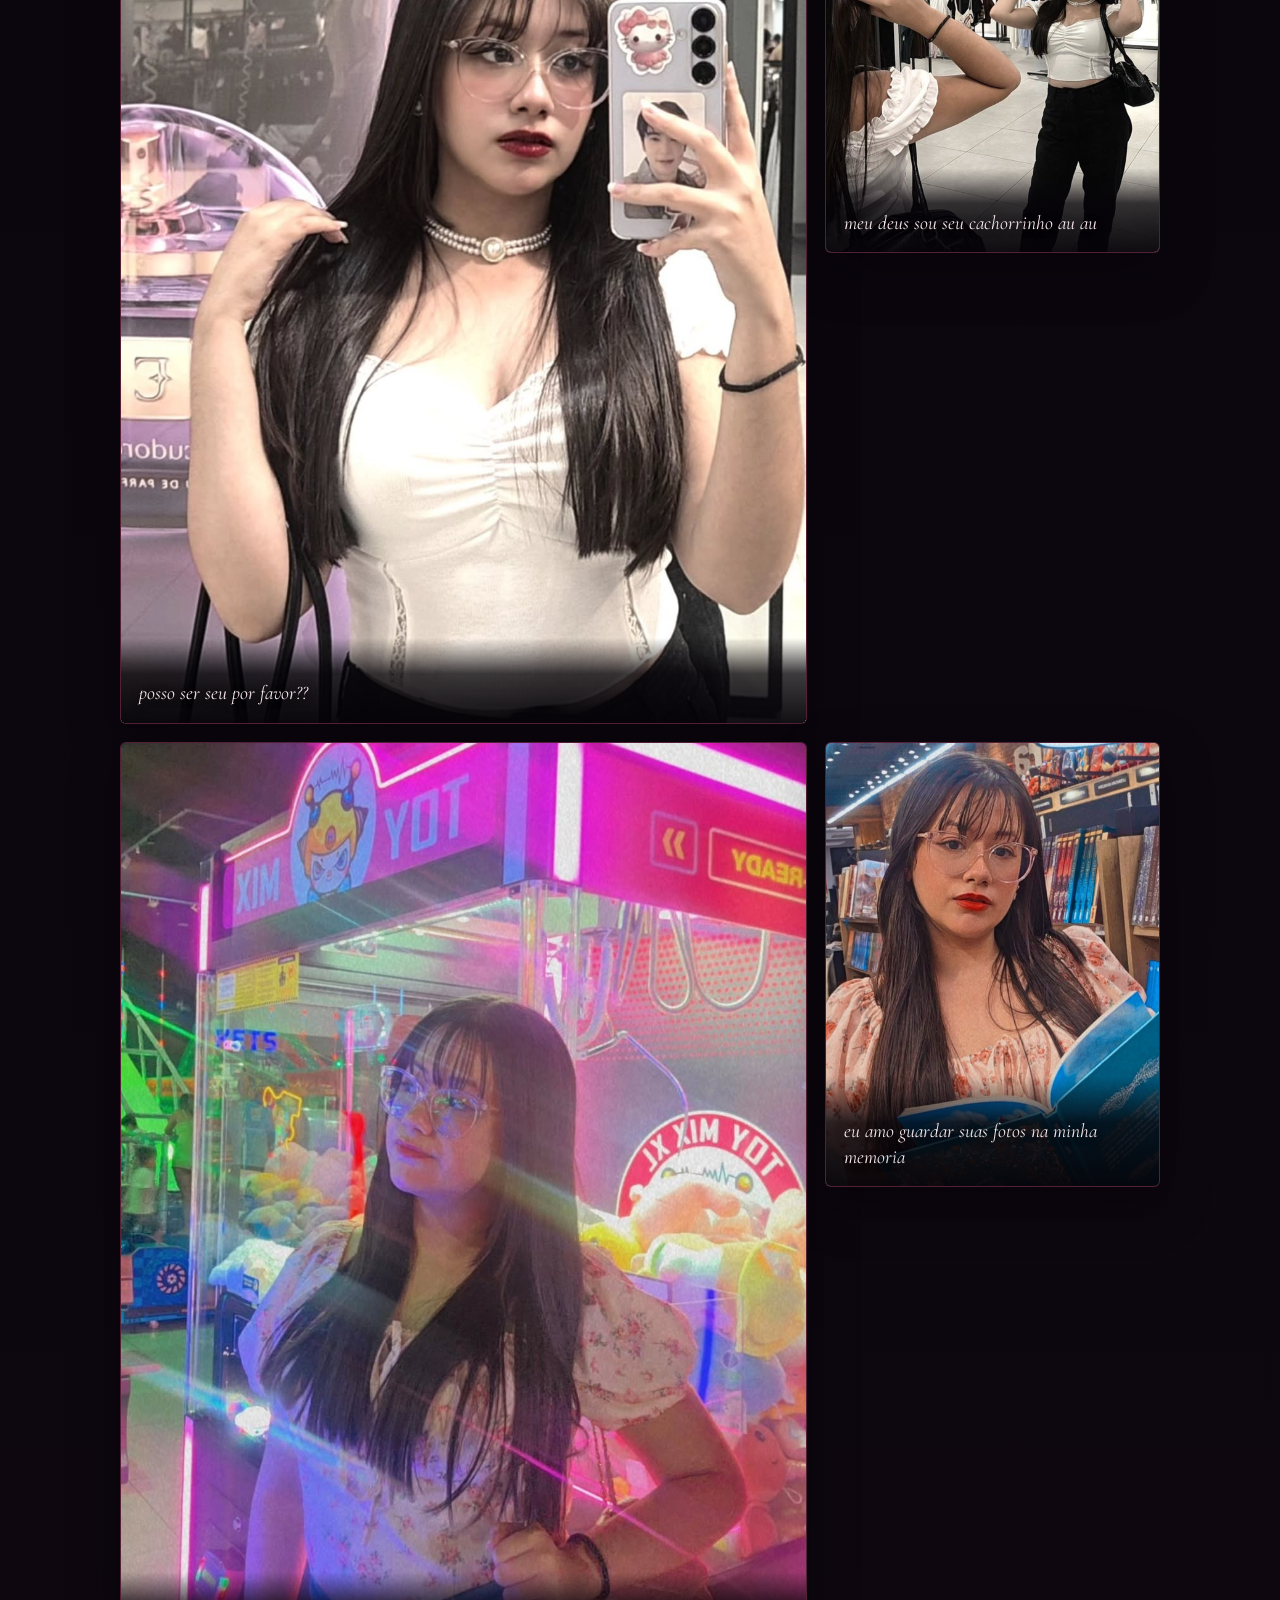
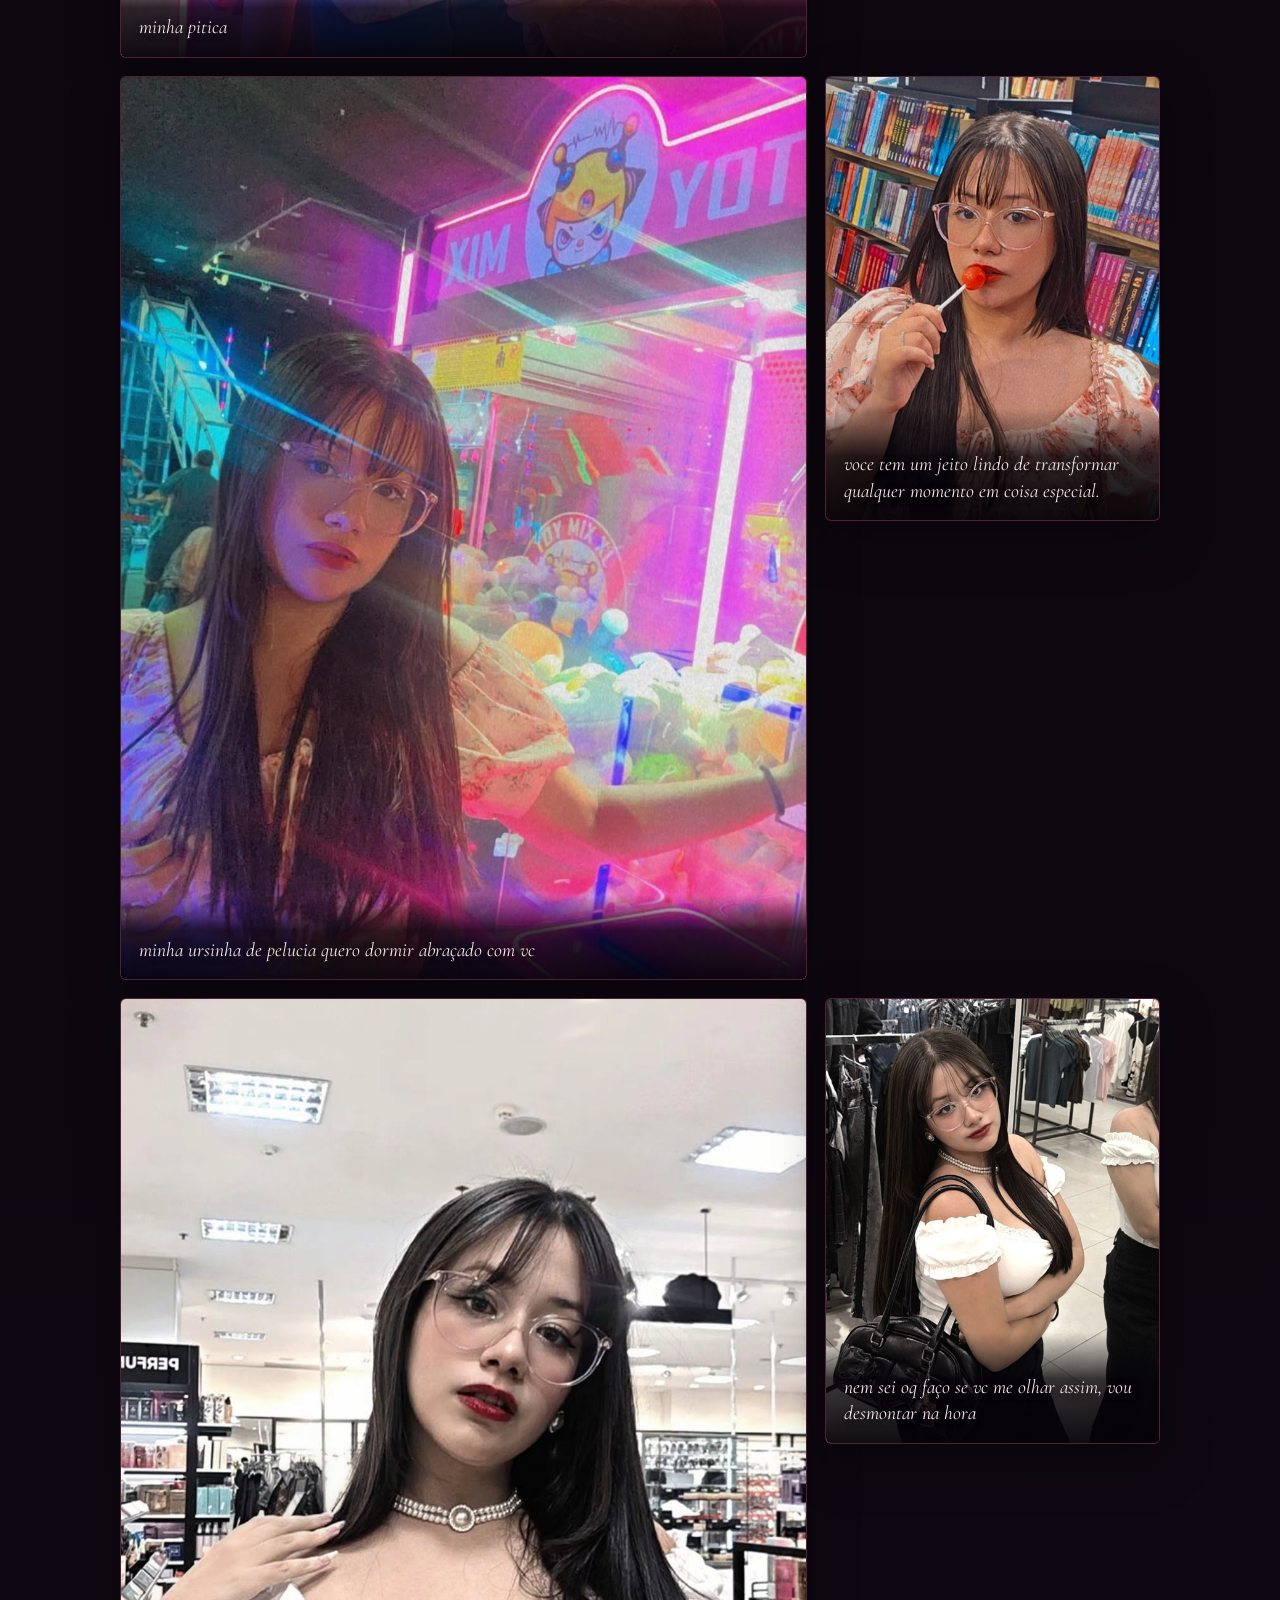
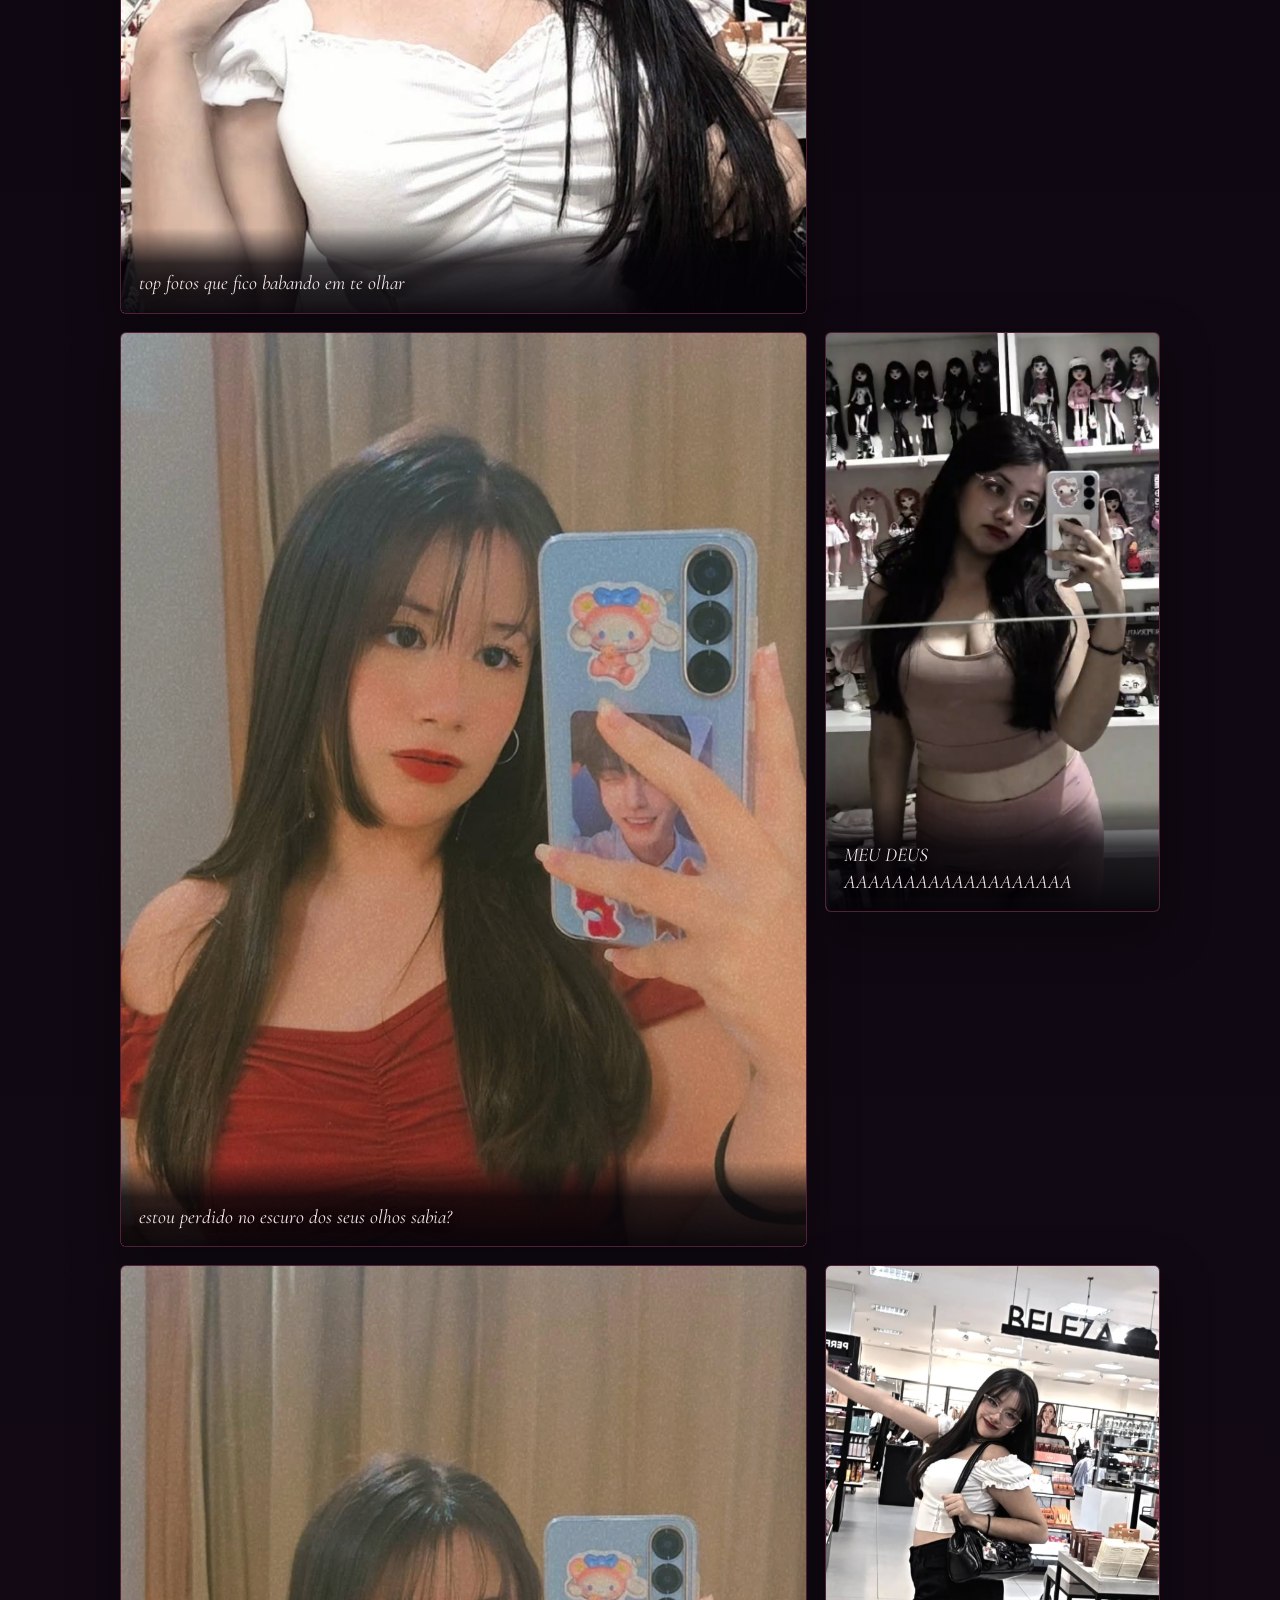
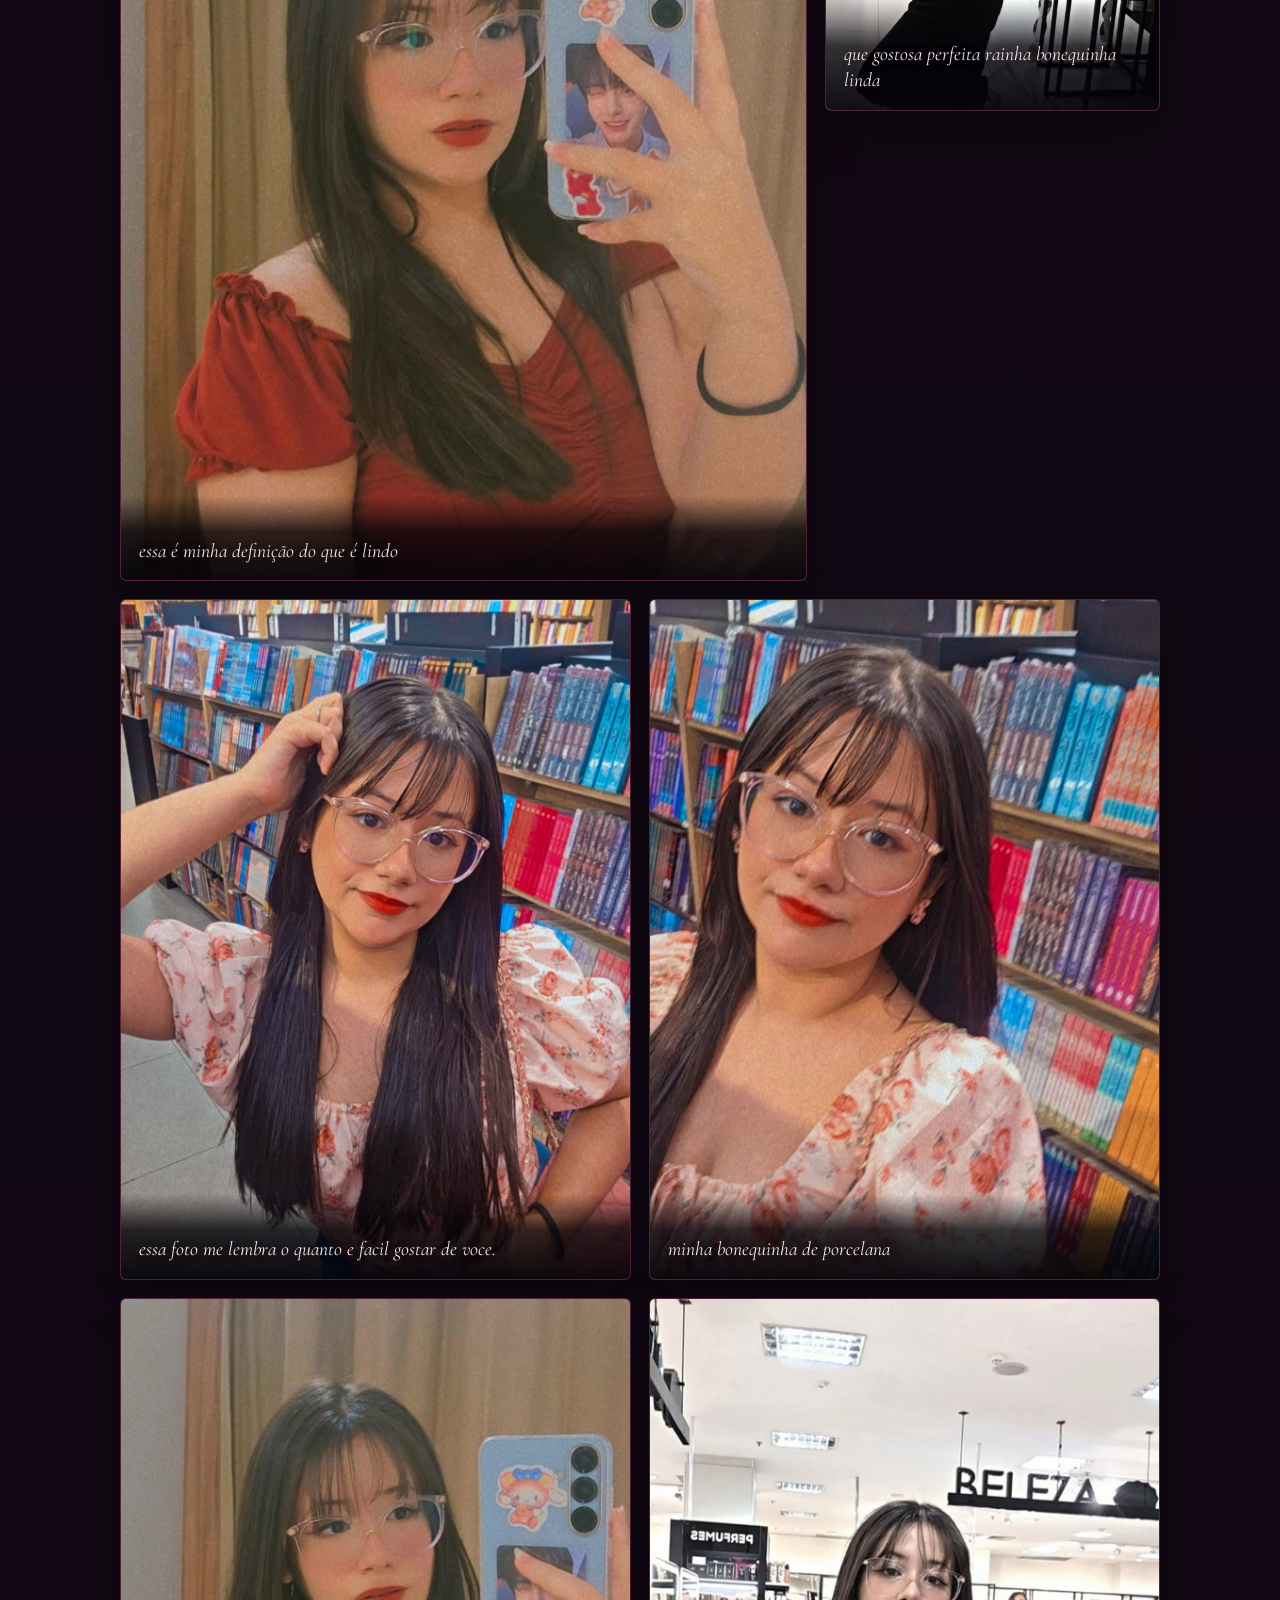
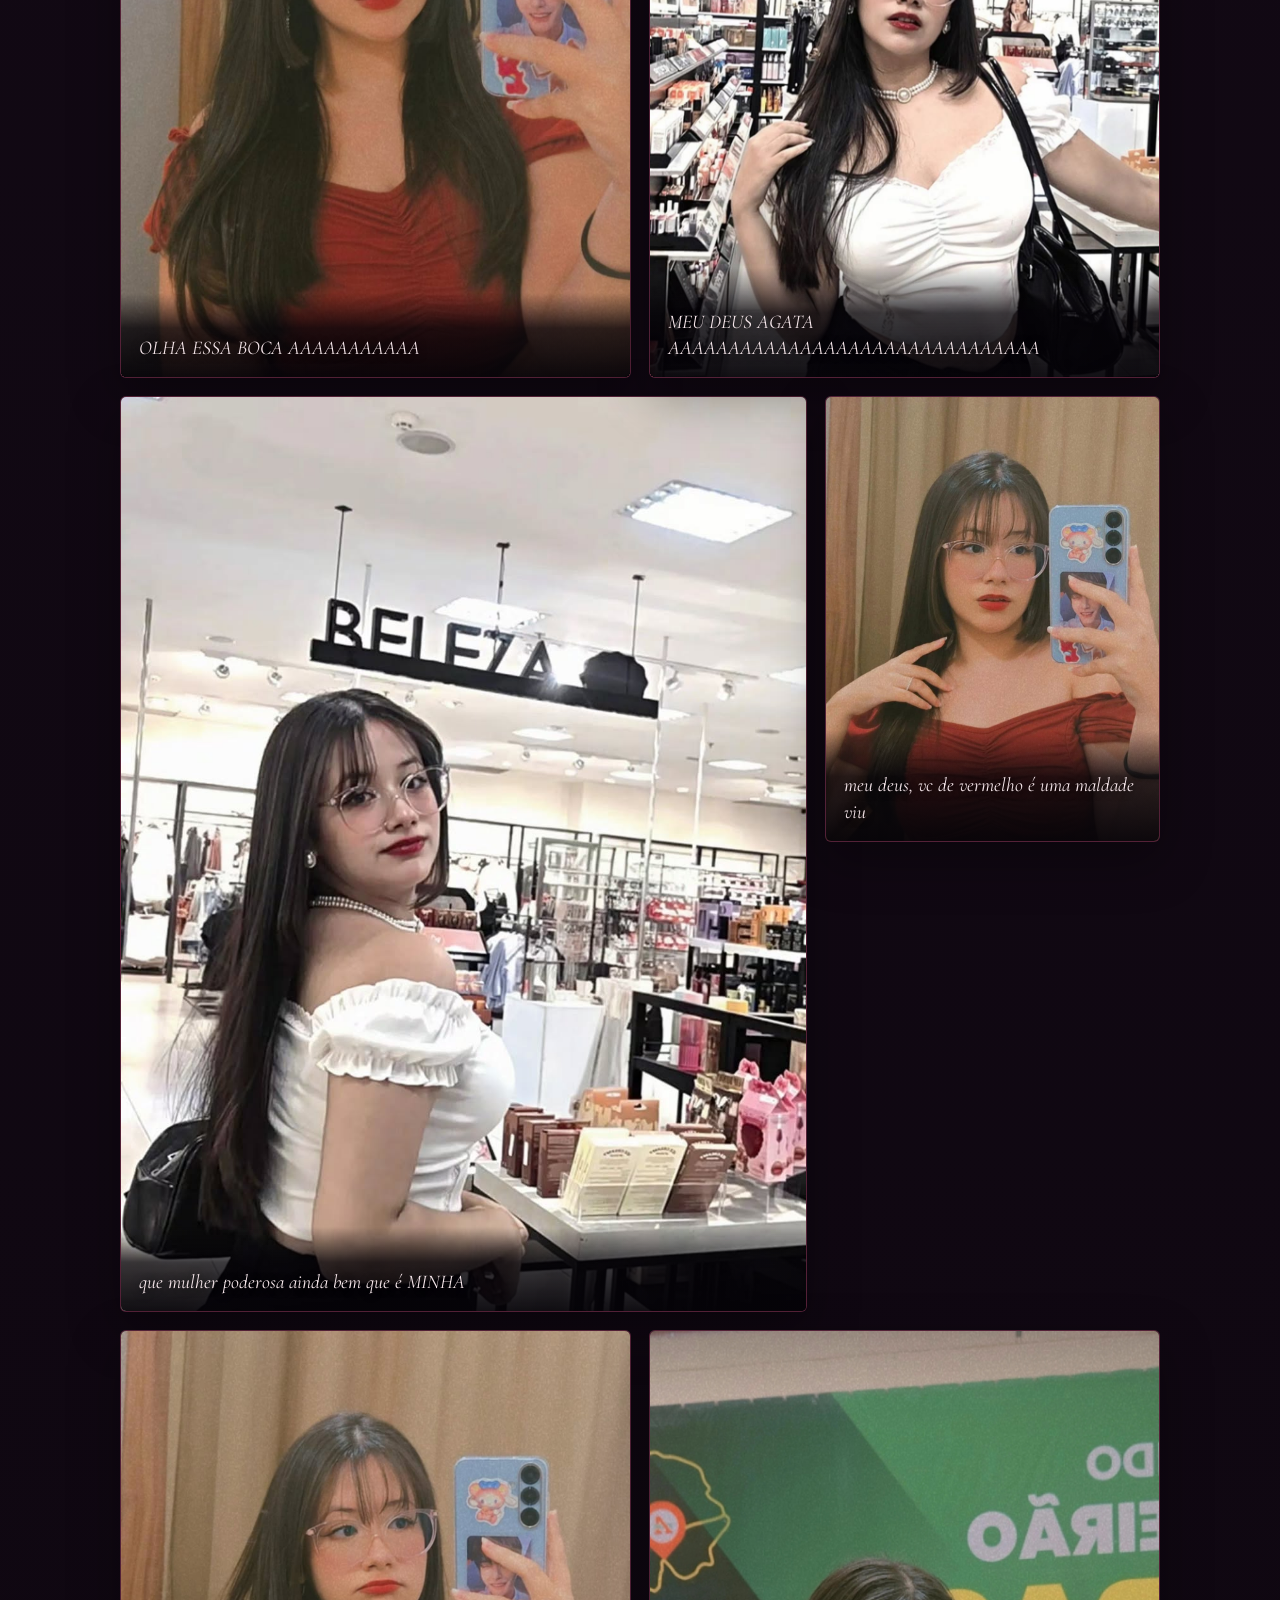
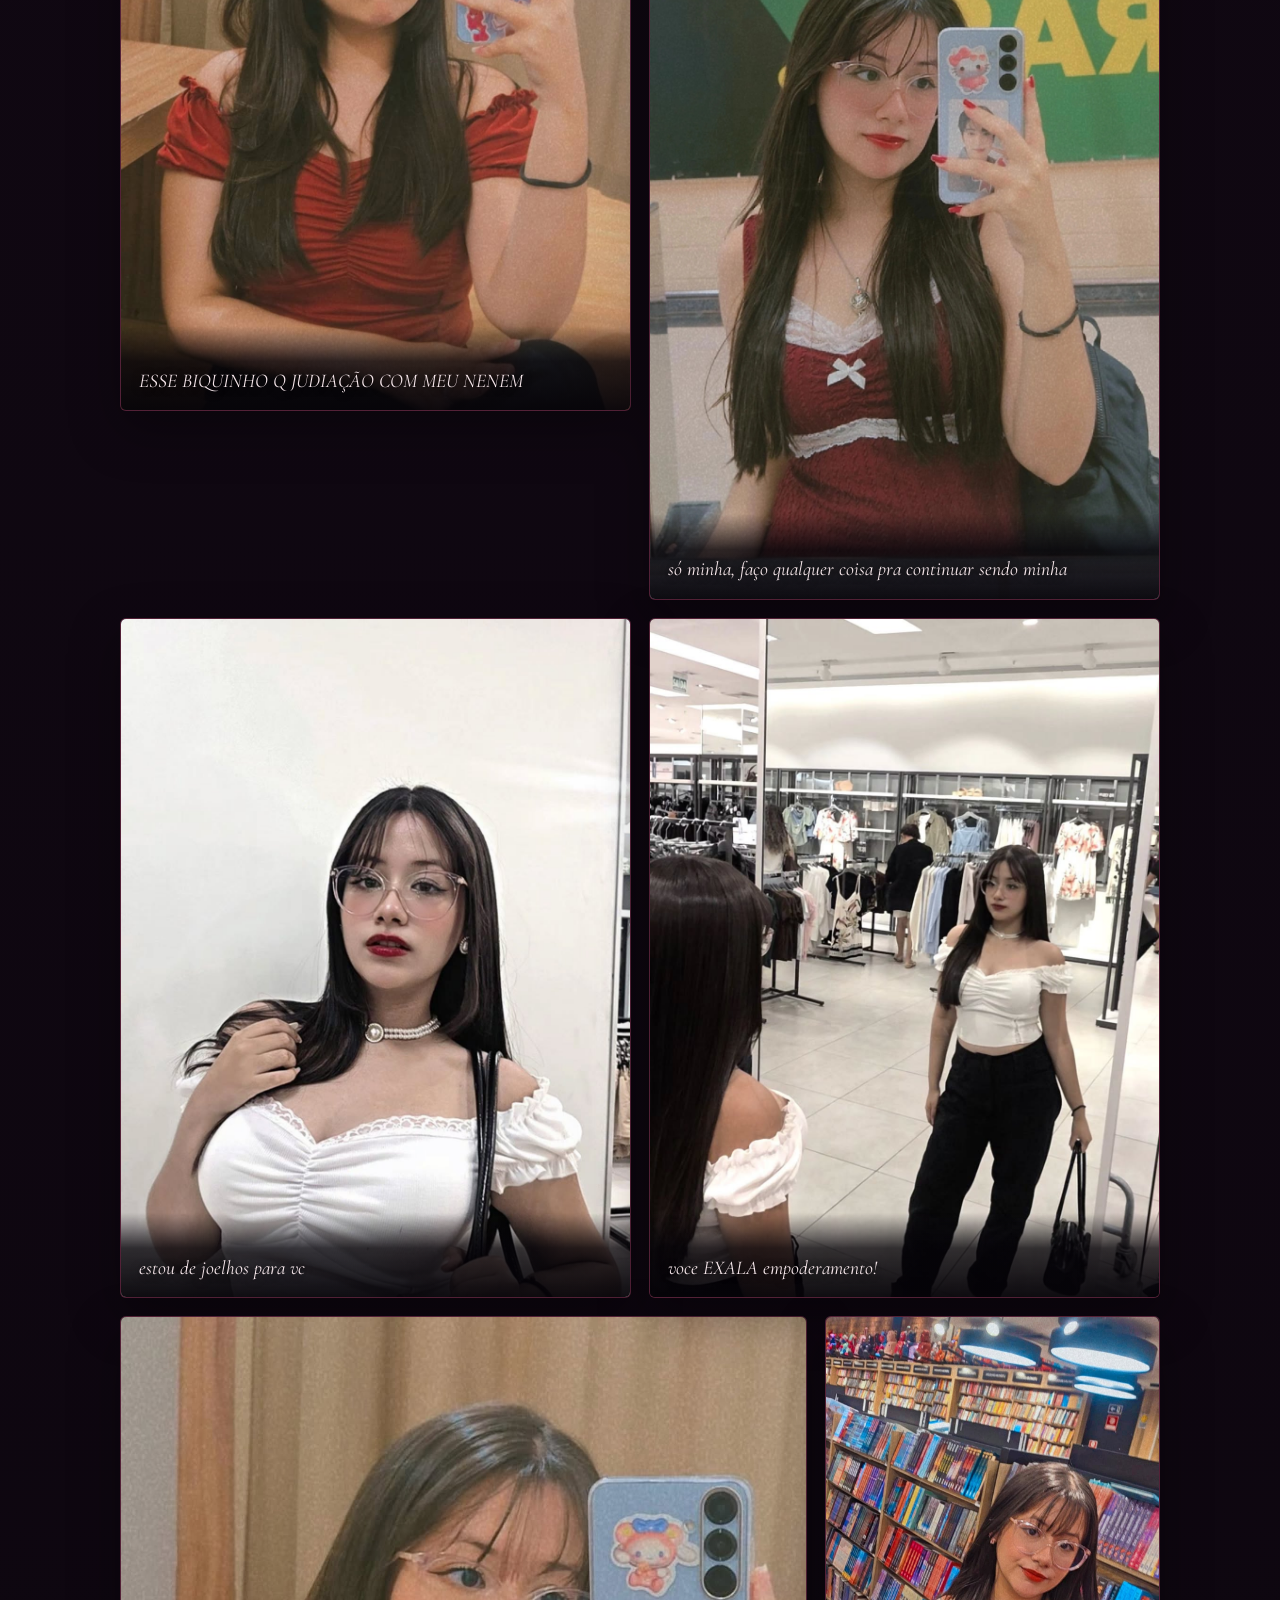
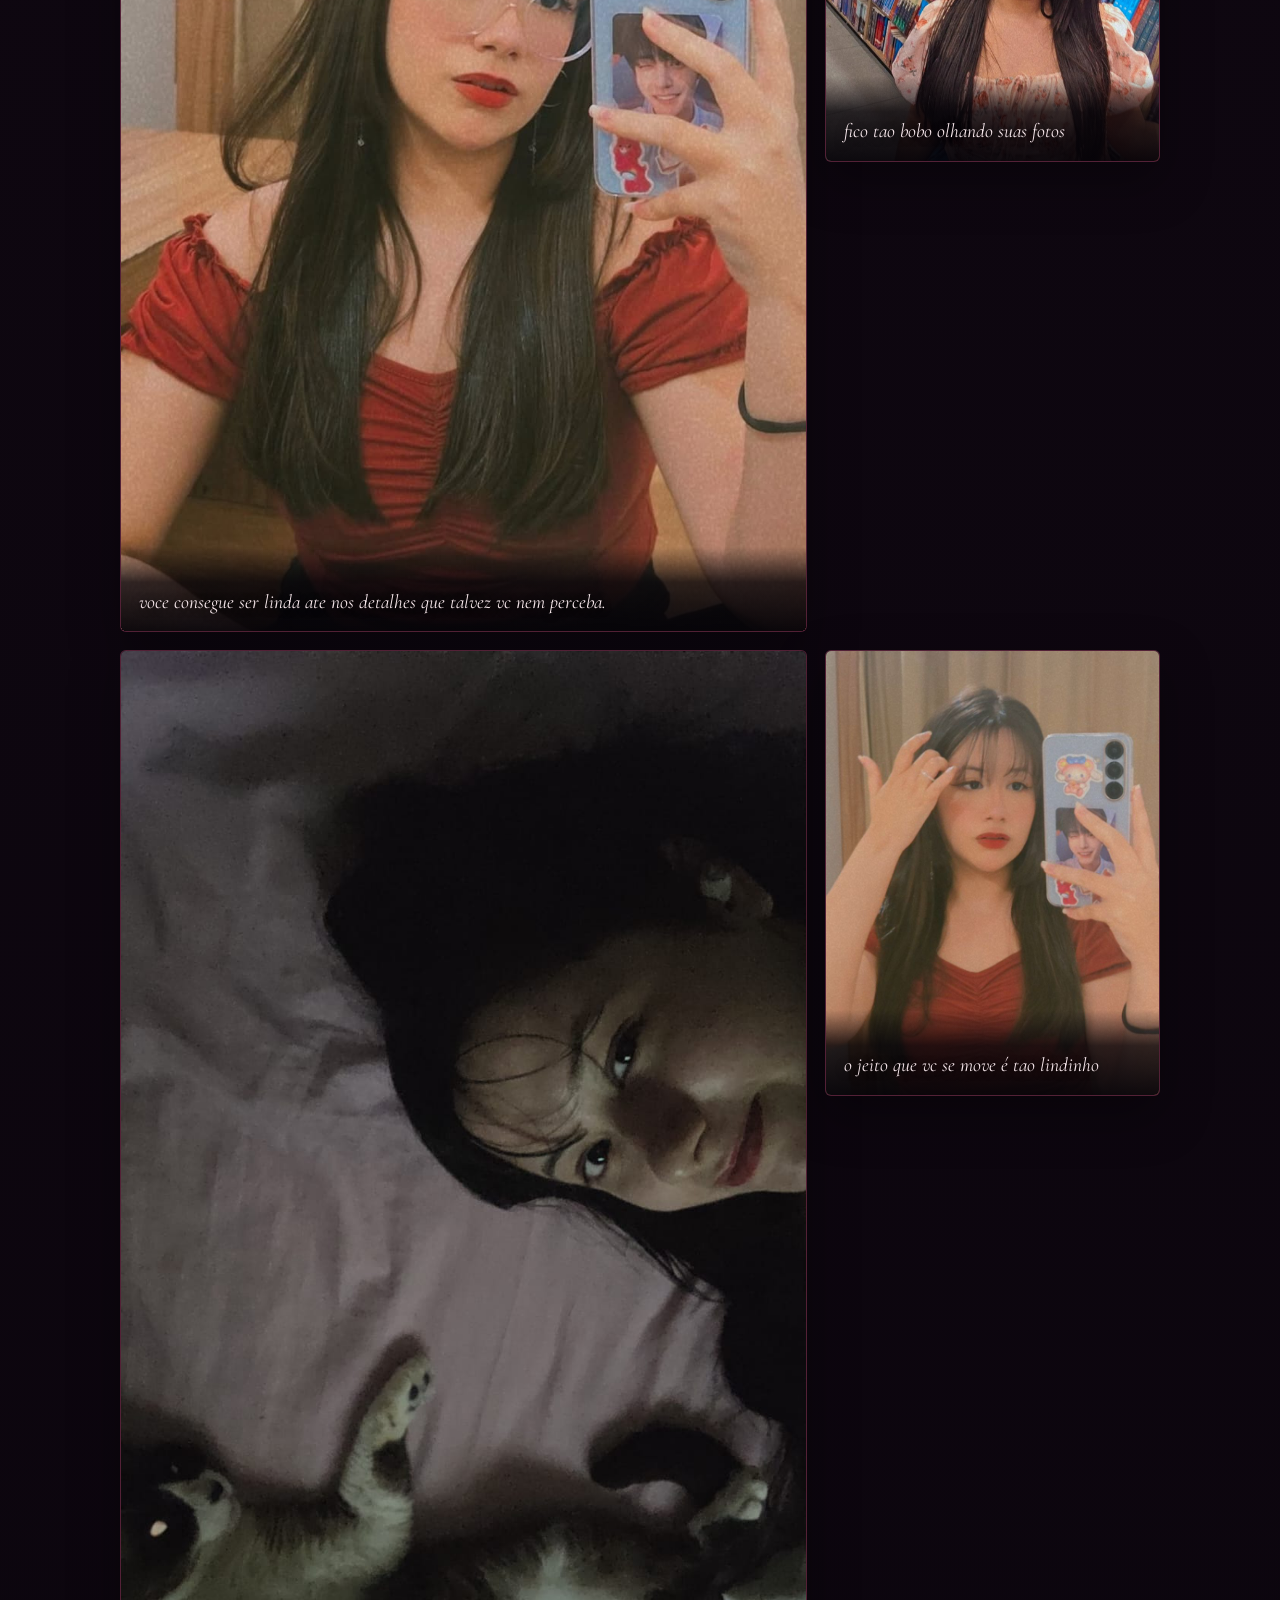
<file: mural.html>
<!DOCTYPE html>
<html lang="pt-BR">
<head>
<meta charset="UTF-8"/>
<meta name="viewport" content="width=device-width, initial-scale=1.0"/>
<title>mural secreto para Agata</title>
<link href="https://fonts.googleapis.com/css2?family=IM+Fell+English:ital@0;1&family=Cinzel+Decorative:wght@400;700&family=Cormorant+Garamond:ital,wght@0,300;0,400;1,300;1,400&display=swap" rel="stylesheet"/>
<style>
  :root {
    --night: #050308;
    --night-soft: #120914;
    --rose: #d4527f;
    --rose-deep: #6b0030;
    --blood: #8b0000;
    --gold: #f0d890;
    --text: #f5e6ea;
    --muted: #c4a0b0;
  }

  *, *::before, *::after { box-sizing: border-box; margin: 0; padding: 0; }

  body {
    min-height: 100vh;
    background:
      radial-gradient(circle at 20% 12%, rgba(212,82,127,0.15), transparent 28rem),
      radial-gradient(circle at 82% 4%, rgba(240,216,144,0.12), transparent 22rem),
      linear-gradient(180deg, var(--night) 0%, var(--night-soft) 54%, #09040b 100%);
    color: var(--text);
    font-family: 'Cormorant Garamond', Georgia, serif;
    line-height: 1.7;
    overflow-x: hidden;
  }

  body::before {
    content: '';
    position: fixed;
    inset: 0;
    pointer-events: none;
    background-image: url("data:image/svg+xml,%3Csvg viewBox='0 0 220 220' xmlns='http://www.w3.org/2000/svg'%3E%3Cfilter id='n'%3E%3CfeTurbulence type='fractalNoise' baseFrequency='0.8' numOctaves='3' stitchTiles='stitch'/%3E%3C/filter%3E%3Crect width='100%25' height='100%25' filter='url(%23n)' opacity='0.05'/%3E%3C/svg%3E");
    opacity: 0.45;
  }

  main {
    width: min(1040px, calc(100% - 32px));
    margin: 0 auto;
    padding: 56px 0 72px;
    position: relative;
  }

  .secret-header {
    min-height: 34vh;
    display: grid;
    align-content: center;
    text-align: center;
    padding: 24px 0 44px;
  }

  .secret-kicker {
    color: var(--rose);
    font-size: 0.9rem;
    font-style: italic;
    letter-spacing: 0.42em;
    text-transform: uppercase;
  }

  h1 {
    margin-top: 12px;
    font-family: 'Cinzel Decorative', Georgia, serif;
    font-size: clamp(2.3rem, 8vw, 5rem);
    line-height: 1.08;
    letter-spacing: 0.05em;
    text-shadow: 0 0 30px rgba(139,0,0,0.6);
  }

  .intro {
    max-width: 680px;
    margin: 22px auto 0;
    color: var(--muted);
    font-family: 'IM Fell English', Georgia, serif;
    font-size: clamp(1.1rem, 2.8vw, 1.45rem);
    font-style: italic;
  }

  .photo-wall {
    display: grid;
    grid-template-columns: repeat(6, 1fr);
    grid-auto-flow: dense;
    gap: 18px;
    align-items: start;
  }

  .photo-card {
    border: 1px solid rgba(212,82,127,0.34);
    border-radius: 6px;
    background: rgba(18,9,20,0.72);
    overflow: hidden;
    box-shadow: 0 18px 50px rgba(0,0,0,0.34);
    position: relative;
    grid-column: span 2;
    transition: transform 0.35s ease, border-color 0.35s ease, box-shadow 0.35s ease;
  }

  .photo-card:hover {
    transform: translateY(-5px) scale(1.015);
    border-color: rgba(240,160,184,0.74);
    box-shadow: 0 26px 70px rgba(0,0,0,0.44), 0 0 36px rgba(212,82,127,0.18);
  }

  .photo-card.size-small {
    grid-column: span 2;
  }

  .photo-card.size-medium {
    grid-column: span 3;
  }

  .photo-card.size-large {
    grid-column: span 4;
  }

  .photo-card.size-tall {
    grid-column: span 3;
  }

  .photo-card.size-wide {
    grid-column: span 4;
  }

  .photo-card img {
    width: 100%;
    display: block;
    height: auto;
  }

  .photo-card figcaption {
    position: absolute;
    left: 0;
    right: 0;
    bottom: 0;
    padding: 42px 18px 16px;
    background: linear-gradient(180deg, transparent 0%, rgba(5,3,8,0.78) 42%, rgba(5,3,8,0.95) 100%);
    color: var(--text);
    font-size: clamp(1rem, 2vw, 1.22rem);
    font-style: italic;
    line-height: 1.35;
    text-shadow: 0 1px 8px rgba(0,0,0,0.85);
    z-index: 2;
  }

  .floating-heart {
    position: absolute;
    left: var(--heart-x);
    bottom: 14px;
    z-index: 3;
    color: #ff77aa;
    font-size: var(--heart-size);
    line-height: 1;
    pointer-events: none;
    text-shadow: 0 0 10px rgba(255,119,170,0.9), 0 0 18px rgba(212,82,127,0.45);
    transform: translate(-50%, 0) rotate(var(--heart-rotate));
    animation: heartFloat var(--heart-duration) ease-out forwards;
  }

  @keyframes heartFloat {
    0% {
      opacity: 0;
      transform: translate(-50%, 0) scale(0.45) rotate(var(--heart-rotate));
    }
    14% { opacity: 1; }
    100% {
      opacity: 0;
      transform: translate(calc(-50% + var(--heart-drift)), -150px) scale(1.25) rotate(calc(var(--heart-rotate) + 24deg));
    }
  }

  .note {
    margin: 36px auto 0;
    max-width: 760px;
    padding: 28px;
    border-left: 2px solid var(--rose);
    background: linear-gradient(90deg, rgba(107,0,48,0.25), transparent);
    color: var(--text);
    font-size: clamp(1.15rem, 2.6vw, 1.45rem);
    font-style: italic;
  }

  .signature {
    margin-top: 18px;
    color: var(--gold);
    text-align: right;
  }

  @media (max-width: 720px) {
    main { width: min(100% - 22px, 1040px); padding-top: 34px; }
    .secret-header { min-height: 28vh; padding-bottom: 28px; }
    .photo-wall { grid-template-columns: 1fr; gap: 14px; }
    .photo-card,
    .photo-card.size-small,
    .photo-card.size-medium,
    .photo-card.size-large,
    .photo-card.size-tall,
    .photo-card.size-wide {
      grid-column: auto;
      grid-row: auto;
    }
    .photo-card figcaption { padding: 48px 16px 16px; }
    .note { padding: 20px; }
  }
</style>
</head>
<body>
<main>
  <header class="secret-header">
    <p class="secret-kicker">mural secreto</p>
    <h1>para Agata</h1>
    <p class="intro">voce achou o emoji raro, entao ganhou esse cantinho escondido so seu.</p>
  </header>

  <section class="photo-wall" id="photo-wall" aria-label="Mural secreto de fotos"></section>

  <section class="note" aria-label="Recado especial">
    <p>um lugarzinho escondido para lembrar que, mesmo no meio de toda essa noite escura cheia de morceguinhos, voce ainda brilha mais que a lua minha rainha, eu te amo.</p>
    <p class="signature">com carinho</p>
  </section>
</main>
<script>
  const muralPhotos = [
    { src: 'mural/fotom (1).jpg', comment: 'preciso mesmo falar algo sobre essa gostosura??' },
    { src: 'mural/fotom (2).jpg', comment: 'voce EXALA empoderamento!' },
    { src: 'mural/fotom (3).jpg', comment: 'meu deus sou seu cachorrinho au au' },
    { src: 'mural/fotom (4).jpg', comment: 'que mulher poderosa ainda bem que é MINHA' },
    { src: 'mural/fotom (5).jpg', comment: 'olha essa mulher, que linda, que perfeita' },
    { src: 'mural/fotom (6).JPG', comment: 'voce e niná sendo tao fofas' },
    { src: 'mural/fotom (7).JPG', comment: 'minha princesa tao linda esse biquinho tao lindo ' },
    { src: 'mural/fotom (8).jpg', comment: 'MEU DEUS AAAAAAAAAAAAAAAAAAA' },
    { src: 'mural/fotom (9).jpg', comment: 'JESUS ME DA ESSA MULHER PELO AMOR DE DEEEEEEEEEEEEUS' },
    { src: 'mural/fotom (10).jpg', comment: 'BIXA COMO VC É TAO LINDA ASSIM????' },
    { src: 'mural/fotom (11).jpg', comment: 'só minha, faço qualquer coisa pra continuar sendo minha' },
    { src: 'mural/fotom (12).jpg', comment: 'o jeito que vc se move é tao lindinho' },
    { src: 'mural/fotom (13).jpg', comment: 'voce tem um jeito lindo de transformar qualquer momento em coisa especial.' },
    { src: 'mural/fotom (14).jpg', comment: 'essa foto me lembra o quanto e facil gostar de voce.' },
    { src: 'mural/fotom (15).jpg', comment: 'minha bonequinha de porcelana' },
    { src: 'mural/fotom (16).jpg', comment: 'eu amo guardar suas fotos na minha memoria' },
    { src: 'mural/fotom (17).jpg', comment: 'esses olhinhos tao perfeitos' },
    { src: 'mural/fotom (18).jpg', comment: 'fico tao bobo olhando suas fotos' },
    { src: 'mural/fotom (19).jpg', comment: 'tao lindinha' },
    { src: 'mural/fotom (20).jpg', comment: 'minha ursinha de pelucia quero dormir abraçado com vc' },
    { src: 'mural/fotom (21).jpg', comment: 'minha princesa linda' },
    { src: 'mural/fotom (22).jpg', comment: 'essa foto guarda uma delicadeza que eu nao queria deixar passar.' },
    { src: 'mural/fotom (23).jpg', comment: 'minha pitica' },
    { src: 'mural/fotom (24).jpg', comment: 'voce consegue ser linda ate nos detalhes que talvez vc nem perceba.' },
    { src: 'mural/fotom (25).jpg', comment: 'ESSE BIQUINHO Q JUDIAÇÃO COM MEU NENEM' },
    { src: 'mural/fotom (26).jpg', comment: 'meu deus, vc de vermelho é uma maldade viu' },
    { src: 'mural/fotom (27).jpg', comment: 'essa é minha definição do que é lindo' },
    { src: 'mural/fotom (28).jpg', comment: 'por favor seja minha por favor seja minha por favor seja minha' },
    { src: 'mural/fotom (29).jpg', comment: 'OLHA ESSA BOCA AAAAAAAAAAA' },
    { src: 'mural/fotom (30).jpg', comment: 'estou perdido no escuro dos seus olhos sabia?' },
    { src: 'mural/fotom (31).jpg', comment: 'um pedacinho de voce que eu queria deixar brilhando aqui' },
    { src: 'mural/fotom (32).jpg', comment: 'que gostosa perfeita rainha bonequinha linda' },
    { src: 'mural/fotom (33).jpg', comment: 'estou de joelhos para vc' },
    { src: 'mural/fotom (34).jpg', comment: 'nem sei oq faço se vc me olhar assim, vou desmontar na hora' },
    { src: 'mural/fotom (35).jpg', comment: 'top fotos que fico babando em te olhar' },
    { src: 'mural/fotom (36).jpg', comment: 'senhor amem' },
    { src: 'mural/fotom (38).jpg', comment: 'posso ser seu por favor??' },
    { src: 'mural/fotom (39).jpg', comment: 'olha esse rostinho que lindo' },
    { src: 'mural/fotom (45).jpg', comment: 'MEU DEUS AGATA AAAAAAAAAAAAAAAAAAAAAAAAAAAAAAA' }
  ];

  function shuffle(items) {
    const shuffled = [...items];
    for (let i = shuffled.length - 1; i > 0; i--) {
      const j = Math.floor(Math.random() * (i + 1));
      [shuffled[i], shuffled[j]] = [shuffled[j], shuffled[i]];
    }
    return shuffled;
  }

  const wall = document.getElementById('photo-wall');
  const sizeClasses = [
    'size-small',
    'size-small',
    'size-medium',
    'size-medium',
    'size-large',
    'size-tall',
    'size-wide'
  ];

  function pickSizeClass(index) {
    if (index === 0) return 'size-large';
    if (index === 1) return 'size-tall';
    return sizeClasses[Math.floor(Math.random() * sizeClasses.length)];
  }

  function releaseHeart(card) {
    const heart = document.createElement('span');
    heart.className = 'floating-heart';
    heart.textContent = String.fromCodePoint(0x2665);
    heart.style.setProperty('--heart-x', `${Math.random() * 72 + 14}%`);
    heart.style.setProperty('--heart-size', `${Math.random() * 0.75 + 1.05}rem`);
    heart.style.setProperty('--heart-drift', `${Math.random() * 70 - 35}px`);
    heart.style.setProperty('--heart-rotate', `${Math.random() * 42 - 21}deg`);
    heart.style.setProperty('--heart-duration', `${Math.random() * 0.9 + 1.8}s`);
    card.appendChild(heart);
    setTimeout(() => heart.remove(), 2800);
  }

  function startHearts(card) {
    const burst = () => {
      releaseHeart(card);
      if (Math.random() > 0.35) setTimeout(() => releaseHeart(card), 180);
    };

    card.addEventListener('mouseenter', burst);
    card.addEventListener('click', burst);

    setInterval(() => {
      if (Math.random() > 0.62) releaseHeart(card);
    }, Math.random() * 2600 + 2600);
  }

  shuffle(muralPhotos).forEach((photo, index) => {
    const figure = document.createElement('figure');
    const img = document.createElement('img');
    const caption = document.createElement('figcaption');

    figure.className = `photo-card ${pickSizeClass(index)}`;
    img.src = photo.src;
    img.alt = `Foto especial ${index + 1}`;
    caption.textContent = photo.comment;

    figure.appendChild(img);
    figure.appendChild(caption);
    wall.appendChild(figure);
    startHearts(figure);
  });
</script>
</body>
</html>
</file>
<file: modelo/src/style/style.css>
*,
*::after,
*::before {
    padding: 0;
    margin: 0;
    box-sizing: border-box;
}

:root {
    --dark-color: #000;
}

body {
    display: flex;
    align-items: flex-end;
    justify-content: center;
    min-height: 100vh;
    background-color: var(--dark-color);
    overflow: hidden;
    perspective: 1000px;
}

.night {
    position: fixed;
    left: 50%;
    top: 0;
    transform: translateX(-50%);
    width: 100%;
    height: 100%;
    filter: blur(0.1vmin);
    background-image: radial-gradient(
            ellipse at top,
            transparent 0%,
            var(--dark-color)
        ),
        radial-gradient(
            ellipse at bottom,
            var(--dark-color),
            rgba(145, 233, 255, 0.2)
        ),
        repeating-linear-gradient(
            220deg,
            rgb(0, 0, 0) 0px,
            rgb(0, 0, 0) 19px,
            transparent 19px,
            transparent 22px
        ),
        repeating-linear-gradient(
            189deg,
            rgb(0, 0, 0) 0px,
            rgb(0, 0, 0) 19px,
            transparent 19px,
            transparent 22px
        ),
        repeating-linear-gradient(
            148deg,
            rgb(0, 0, 0) 0px,
            rgb(0, 0, 0) 19px,
            transparent 19px,
            transparent 22px
        ),
        linear-gradient(90deg, rgb(7, 107, 42), rgb(240, 240, 240));
}

.flowers {
    position: relative;
    transform: scale(0.9);
}

.flower {
    position: absolute;
    bottom: 10vmin;
    transform-origin: bottom center;
    z-index: 10;
    --fl-speed: 0.3s;
}
.flower--1 {
    -webkit-animation: moving-flower-1 4s linear infinite;
    animation: moving-flower-1 4s linear infinite;
}
.flower--1 .flower__line {
    height: 70vmin;
    -webkit-animation-delay: 0.3s;
    animation-delay: 0.3s;
}
.flower--1 .flower__line__leaf--1 {
    -webkit-animation: blooming-leaf-right var(--fl-speed) 1.6s backwards;
    animation: blooming-leaf-right var(--fl-speed) 1.6s backwards;
}
.flower--1 .flower__line__leaf--2 {
    -webkit-animation: blooming-leaf-right var(--fl-speed) 1.4s backwards;
    animation: blooming-leaf-right var(--fl-speed) 1.4s backwards;
}
.flower--1 .flower__line__leaf--3 {
    -webkit-animation: blooming-leaf-left var(--fl-speed) 1.2s backwards;
    animation: blooming-leaf-left var(--fl-speed) 1.2s backwards;
}
.flower--1 .flower__line__leaf--4 {
    -webkit-animation: blooming-leaf-left var(--fl-speed) 1s backwards;
    animation: blooming-leaf-left var(--fl-speed) 1s backwards;
}
.flower--1 .flower__line__leaf--5 {
    -webkit-animation: blooming-leaf-right var(--fl-speed) 1.8s backwards;
    animation: blooming-leaf-right var(--fl-speed) 1.8s backwards;
}
.flower--1 .flower__line__leaf--6 {
    -webkit-animation: blooming-leaf-left var(--fl-speed) 2s backwards;
    animation: blooming-leaf-left var(--fl-speed) 2s backwards;
}
.flower--2 {
    left: 50%;
    transform: rotate(20deg);
    -webkit-animation: moving-flower-2 4s linear infinite;
    animation: moving-flower-2 4s linear infinite;
}
.flower--2 .flower__line {
    height: 60vmin;
    -webkit-animation-delay: 0.6s;
    animation-delay: 0.6s;
}
.flower--2 .flower__line__leaf--1 {
    -webkit-animation: blooming-leaf-right var(--fl-speed) 1.9s backwards;
    animation: blooming-leaf-right var(--fl-speed) 1.9s backwards;
}
.flower--2 .flower__line__leaf--2 {
    -webkit-animation: blooming-leaf-right var(--fl-speed) 1.7s backwards;
    animation: blooming-leaf-right var(--fl-speed) 1.7s backwards;
}
.flower--2 .flower__line__leaf--3 {
    -webkit-animation: blooming-leaf-left var(--fl-speed) 1.5s backwards;
    animation: blooming-leaf-left var(--fl-speed) 1.5s backwards;
}
.flower--2 .flower__line__leaf--4 {
    -webkit-animation: blooming-leaf-left var(--fl-speed) 1.3s backwards;
    animation: blooming-leaf-left var(--fl-speed) 1.3s backwards;
}
.flower--3 {
    left: 50%;
    transform: rotate(-15deg);
    -webkit-animation: moving-flower-3 4s linear infinite;
    animation: moving-flower-3 4s linear infinite;
}
.flower--3 .flower__line {
    -webkit-animation-delay: 0.9s;
    animation-delay: 0.9s;
}
.flower--3 .flower__line__leaf--1 {
    -webkit-animation: blooming-leaf-right var(--fl-speed) 2.5s backwards;
    animation: blooming-leaf-right var(--fl-speed) 2.5s backwards;
}
.flower--3 .flower__line__leaf--2 {
    -webkit-animation: blooming-leaf-right var(--fl-speed) 2.3s backwards;
    animation: blooming-leaf-right var(--fl-speed) 2.3s backwards;
}
.flower--3 .flower__line__leaf--3 {
    -webkit-animation: blooming-leaf-left var(--fl-speed) 2.1s backwards;
    animation: blooming-leaf-left var(--fl-speed) 2.1s backwards;
}
.flower--3 .flower__line__leaf--4 {
    -webkit-animation: blooming-leaf-left var(--fl-speed) 1.9s backwards;
    animation: blooming-leaf-left var(--fl-speed) 1.9s backwards;
}
.flower--4 {
    left: -18vmin;
    transform: rotate(-24deg) scale(0.82);
    -webkit-animation: moving-flower-4 4.6s linear infinite;
    animation: moving-flower-4 4.6s linear infinite;
}
.flower--4 .flower__line {
    height: 50vmin;
    -webkit-animation-delay: 1s;
    animation-delay: 1s;
}
.flower--4 .flower__line__leaf--1,
.flower--4 .flower__line__leaf--2 {
    -webkit-animation: blooming-leaf-right var(--fl-speed) 2.2s backwards;
    animation: blooming-leaf-right var(--fl-speed) 2.2s backwards;
}
.flower--4 .flower__line__leaf--3,
.flower--4 .flower__line__leaf--4 {
    -webkit-animation: blooming-leaf-left var(--fl-speed) 2s backwards;
    animation: blooming-leaf-left var(--fl-speed) 2s backwards;
}
.flower--5 {
    left: 18vmin;
    transform: rotate(24deg) scale(0.86);
    -webkit-animation: moving-flower-5 4.8s linear infinite;
    animation: moving-flower-5 4.8s linear infinite;
}
.flower--5 .flower__line {
    height: 52vmin;
    -webkit-animation-delay: 1.2s;
    animation-delay: 1.2s;
}
.flower--5 .flower__line__leaf--1,
.flower--5 .flower__line__leaf--2 {
    -webkit-animation: blooming-leaf-right var(--fl-speed) 2.4s backwards;
    animation: blooming-leaf-right var(--fl-speed) 2.4s backwards;
}
.flower--5 .flower__line__leaf--3,
.flower--5 .flower__line__leaf--4 {
    -webkit-animation: blooming-leaf-left var(--fl-speed) 2.2s backwards;
    animation: blooming-leaf-left var(--fl-speed) 2.2s backwards;
}
.flower__leafs {
    position: relative;
    -webkit-animation: blooming-flower 2s backwards;
    animation: blooming-flower 2s backwards;
}
.flower__leafs--1 {
    -webkit-animation-delay: 1.1s;
    animation-delay: 1.1s;
}
.flower__leafs--2 {
    -webkit-animation-delay: 1.4s;
    animation-delay: 1.4s;
}
.flower__leafs--3 {
    -webkit-animation-delay: 1.7s;
    animation-delay: 1.7s;
}
.flower__leafs::after {
    content: "";
    position: absolute;
    left: 0;
    top: 0;
    transform: translate(-50%, -100%);
    width: 8vmin;
    height: 8vmin;
    background-color: #6bf0ff;
    filter: blur(10vmin);
}
.flower__leaf {
    position: absolute;
    bottom: 0;
    left: 50%;
    width: 8vmin;
    height: 11vmin;
    border-radius: 51% 49% 47% 53%/44% 45% 55% 69%;
    background-color: #f672b0;
    background-image: linear-gradient(to top, #ee5286, #ee5286);
    transform-origin: bottom center;
    opacity: 0.9;
    box-shadow: inset 0 0 2vmin rgba(255, 255, 255, 0.5);
}
.flower--1 .flower__leaf {
    background-color: #ff7ebd;
    background-image: linear-gradient(to top, #d72c78, #ff9fd1);
}
.flower--2 .flower__leaf {
    background-color: #d64e93;
    background-image: linear-gradient(to top, #8f1455, #f073b0);
}
.flower--3 .flower__leaf {
    background-color: #ffa8d1;
    background-image: linear-gradient(to top, #c82d7b, #ffc2df);
}
.flower--4 .flower__leaf {
    background-color: #ffd1e7;
    background-image: linear-gradient(to top, #f47fb9, #ffe4f0);
}
.flower--5 .flower__leaf {
    background-color: #b51268;
    background-image: linear-gradient(to top, #6f003b, #e43b96);
}
.flower__leaf--1 {
    transform: translate(-10%, 1%) rotateY(40deg) rotateX(-50deg);
}
.flower__leaf--2 {
    transform: translate(-50%, -4%) rotateX(40deg);
}
.flower__leaf--3 {
    transform: translate(-90%, 0%) rotateY(45deg) rotateX(50deg);
}
.flower__leaf--4 {
    width: 8vmin;
    height: 8vmin;
    transform-origin: bottom left;
    border-radius: 4vmin 10vmin 4vmin 4vmin;
    transform: translate(0%, 18%) rotateX(70deg) rotate(-43deg);
    background-image: linear-gradient(to top, #ee5286, #ee5286);
    z-index: 1;
    opacity: 0.8;
}
.flower--1 .flower__leaf--4 { background-image: linear-gradient(to top, #d72c78, #ff9fd1); }
.flower--2 .flower__leaf--4 { background-image: linear-gradient(to top, #8f1455, #f073b0); }
.flower--3 .flower__leaf--4 { background-image: linear-gradient(to top, #c82d7b, #ffc2df); }
.flower--4 .flower__leaf--4 { background-image: linear-gradient(to top, #f47fb9, #ffe4f0); }
.flower--5 .flower__leaf--4 { background-image: linear-gradient(to top, #6f003b, #e43b96); }
.flower__white-circle {
    position: absolute;
    left: -3.5vmin;
    top: -3vmin;
    width: 9vmin;
    height: 4vmin;
    border-radius: 50%;
    background-color: #fff;
}
.flower__white-circle::after {
    content: "";
    position: absolute;
    left: 50%;
    top: 45%;
    transform: translate(-50%, -50%);
    width: 60%;
    height: 60%;
    border-radius: inherit;
    background-image: repeating-linear-gradient(
            135deg,
            rgba(0, 0, 0, 0.03) 0px,
            rgba(0, 0, 0, 0.03) 1px,
            transparent 1px,
            transparent 12px
        ),
        repeating-linear-gradient(
            45deg,
            rgba(0, 0, 0, 0.03) 0px,
            rgba(0, 0, 0, 0.03) 1px,
            transparent 1px,
            transparent 12px
        ),
        repeating-linear-gradient(
            67.5deg,
            rgba(0, 0, 0, 0.03) 0px,
            rgba(0, 0, 0, 0.03) 1px,
            transparent 1px,
            transparent 12px
        ),
        repeating-linear-gradient(
            135deg,
            rgba(0, 0, 0, 0.03) 0px,
            rgba(0, 0, 0, 0.03) 1px,
            transparent 1px,
            transparent 12px
        ),
        repeating-linear-gradient(
            45deg,
            rgba(0, 0, 0, 0.03) 0px,
            rgba(0, 0, 0, 0.03) 1px,
            transparent 1px,
            transparent 12px
        ),
        repeating-linear-gradient(
            112.5deg,
            rgba(0, 0, 0, 0.03) 0px,
            rgba(0, 0, 0, 0.03) 1px,
            transparent 1px,
            transparent 12px
        ),
        repeating-linear-gradient(
            112.5deg,
            rgba(0, 0, 0, 0.03) 0px,
            rgba(0, 0, 0, 0.03) 1px,
            transparent 1px,
            transparent 12px
        ),
        repeating-linear-gradient(
            45deg,
            rgba(0, 0, 0, 0.03) 0px,
            rgba(0, 0, 0, 0.03) 1px,
            transparent 1px,
            transparent 12px
        ),
        repeating-linear-gradient(
            22.5deg,
            rgba(0, 0, 0, 0.03) 0px,
            rgba(0, 0, 0, 0.03) 1px,
            transparent 1px,
            transparent 12px
        ),
        repeating-linear-gradient(
            45deg,
            rgba(0, 0, 0, 0.03) 0px,
            rgba(0, 0, 0, 0.03) 1px,
            transparent 1px,
            transparent 12px
        ),
        repeating-linear-gradient(
            22.5deg,
            rgba(0, 0, 0, 0.03) 0px,
            rgba(0, 0, 0, 0.03) 1px,
            transparent 1px,
            transparent 12px
        ),
        repeating-linear-gradient(
            135deg,
            rgba(0, 0, 0, 0.03) 0px,
            rgba(0, 0, 0, 0.03) 1px,
            transparent 1px,
            transparent 12px
        ),
        repeating-linear-gradient(
            157.5deg,
            rgba(0, 0, 0, 0.03) 0px,
            rgba(0, 0, 0, 0.03) 1px,
            transparent 1px,
            transparent 12px
        ),
        repeating-linear-gradient(
            67.5deg,
            rgba(0, 0, 0, 0.03) 0px,
            rgba(0, 0, 0, 0.03) 1px,
            transparent 1px,
            transparent 12px
        ),
        repeating-linear-gradient(
            67.5deg,
            rgba(0, 0, 0, 0.03) 0px,
            rgba(0, 0, 0, 0.03) 1px,
            transparent 1px,
            transparent 12px
        ),
        linear-gradient(90deg, rgb(127, 47, 21), rgb(255, 206, 0));
}
.flower__line {
    height: 55vmin;
    width: 1.5vmin;
    background-image: linear-gradient(
            to left,
            rgba(0, 0, 0, 0.2),
            transparent,
            rgba(255, 255, 255, 0.2)
        ),
        linear-gradient(to top, transparent 10%, #583e08, #944415);
    box-shadow: inset 0 0 2px rgba(0, 0, 0, 0.5);
    -webkit-animation: grow-flower-tree 4s backwards;
    animation: grow-flower-tree 4s backwards;
}
.flower__line__leaf {
    --w: 7vmin;
    --h: calc(var(--w) + 2vmin);
    position: absolute;
    top: 20%;
    left: 90%;
    width: var(--w);
    height: var(--h);
    border-top-right-radius: var(--h);
    border-bottom-left-radius: var(--h);
    background-image: linear-gradient(to top, rgba(20, 117, 122, 0.4), #095721);
}
.flower__line__leaf--1 {
    transform: rotate(70deg) rotateY(30deg);
}
.flower__line__leaf--2 {
    top: 45%;
    transform: rotate(70deg) rotateY(30deg);
}
.flower__line__leaf--3,
.flower__line__leaf--4,
.flower__line__leaf--6 {
    border-top-right-radius: 0;
    border-bottom-left-radius: 0;
    border-top-left-radius: var(--h);
    border-bottom-right-radius: var(--h);
    left: -460%;
    top: 12%;
    transform: rotate(-70deg) rotateY(30deg);
}
.flower__line__leaf--4 {
    top: 40%;
}
.flower__line__leaf--5 {
    top: 0;
    transform-origin: left;
    transform: rotate(70deg) rotateY(30deg) scale(0.6);
}
.flower__line__leaf--6 {
    top: -2%;
    left: -450%;
    transform-origin: right;
    transform: rotate(-70deg) rotateY(30deg) scale(0.6);
}
.flower__light {
    position: absolute;
    bottom: 0vmin;
    width: 1vmin;
    height: 1vmin;
    background-color: rgb(255, 251, 0);
    border-radius: 50%;
    filter: blur(0.2vmin);
    -webkit-animation: light-ans 4s linear infinite backwards;
    animation: light-ans 4s linear infinite backwards;
}
.flower__light:nth-child(odd) {
    background-color: #f76baf;
}
.flower__light--1 {
    left: -2vmin;
    -webkit-animation-delay: 1s;
    animation-delay: 1s;
}
.flower__light--2 {
    left: 3vmin;
    -webkit-animation-delay: 0.5s;
    animation-delay: 0.5s;
}
.flower__light--3 {
    left: -6vmin;
    -webkit-animation-delay: 0.3s;
    animation-delay: 0.3s;
}
.flower__light--4 {
    left: 6vmin;
    -webkit-animation-delay: 0.9s;
    animation-delay: 0.9s;
}
.flower__light--5 {
    left: -1vmin;
    -webkit-animation-delay: 1.5s;
    animation-delay: 1.5s;
}
.flower__light--6 {
    left: -4vmin;
    -webkit-animation-delay: 3s;
    animation-delay: 3s;
}
.flower__light--7 {
    left: 3vmin;
    -webkit-animation-delay: 2s;
    animation-delay: 2s;
}
.flower__light--8 {
    left: -6vmin;
    -webkit-animation-delay: 3.5s;
    animation-delay: 3.5s;
}
.flower__grass {
    --c: #04661f;
    --line-w: 1.5vmin;
    position: absolute;
    bottom: 12vmin;
    left: -7vmin;
    display: flex;
    flex-direction: column;
    align-items: flex-end;
    z-index: 20;
    transform-origin: bottom center;
    transform: rotate(-48deg) rotateY(40deg);
}
.flower__grass--1 {
    -webkit-animation: moving-grass 2s linear infinite;
    animation: moving-grass 2s linear infinite;
}
.flower__grass--2 {
    left: 2vmin;
    bottom: 10vmin;
    transform: scale(0.5) rotate(75deg) rotateX(10deg) rotateY(-200deg);
    opacity: 0.8;
    z-index: 0;
    -webkit-animation: moving-grass--2 1.5s linear infinite;
    animation: moving-grass--2 1.5s linear infinite;
}
.flower__grass--top {
    width: 7vmin;
    height: 10vmin;
    border-top-right-radius: 100%;
    border-right: var(--line-w) solid var(--c);
    transform-origin: bottom center;
    transform: rotate(-2deg);
}
.flower__grass--bottom {
    margin-top: -2px;
    width: var(--line-w);
    height: 25vmin;
    background-image: linear-gradient(to top, transparent, var(--c));
}
.flower__grass__leaf {
    --size: 10vmin;
    position: absolute;
    width: calc(var(--size) * 2.1);
    height: var(--size);
    border-top-left-radius: var(--size);
    border-top-right-radius: var(--size);
    background-image: linear-gradient(
        to top,
        transparent,
        transparent 30%,
        var(--c)
    );
    z-index: 100;
}
.flower__grass__leaf--1 {
    top: -6%;
    left: 30%;
    --size: 6vmin;
    transform: rotate(-20deg);
    -webkit-animation: growing-grass-ans--1 2s 2.6s backwards;
    animation: growing-grass-ans--1 2s 2.6s backwards;
}
@-webkit-keyframes growing-grass-ans--1 {
    0% {
        transform-origin: bottom left;
        transform: rotate(-20deg) scale(0);
    }
}
@keyframes growing-grass-ans--1 {
    0% {
        transform-origin: bottom left;
        transform: rotate(-20deg) scale(0);
    }
}
.flower__grass__leaf--2 {
    top: -5%;
    left: -110%;
    --size: 6vmin;
    transform: rotate(10deg);
    -webkit-animation: growing-grass-ans--2 2s 2.4s linear backwards;
    animation: growing-grass-ans--2 2s 2.4s linear backwards;
}
@-webkit-keyframes growing-grass-ans--2 {
    0% {
        transform-origin: bottom right;
        transform: rotate(10deg) scale(0);
    }
}
@keyframes growing-grass-ans--2 {
    0% {
        transform-origin: bottom right;
        transform: rotate(10deg) scale(0);
    }
}
.flower__grass__leaf--3 {
    top: 5%;
    left: 60%;
    --size: 8vmin;
    transform: rotate(-18deg) rotateX(-20deg);
    -webkit-animation: growing-grass-ans--3 2s 2.2s linear backwards;
    animation: growing-grass-ans--3 2s 2.2s linear backwards;
}
@-webkit-keyframes growing-grass-ans--3 {
    0% {
        transform-origin: bottom left;
        transform: rotate(-18deg) rotateX(-20deg) scale(0);
    }
}
@keyframes growing-grass-ans--3 {
    0% {
        transform-origin: bottom left;
        transform: rotate(-18deg) rotateX(-20deg) scale(0);
    }
}
.flower__grass__leaf--4 {
    top: 6%;
    left: -135%;
    --size: 8vmin;
    transform: rotate(2deg);
    -webkit-animation: growing-grass-ans--4 2s 2s linear backwards;
    animation: growing-grass-ans--4 2s 2s linear backwards;
}
@-webkit-keyframes growing-grass-ans--4 {
    0% {
        transform-origin: bottom right;
        transform: rotate(2deg) scale(0);
    }
}
@keyframes growing-grass-ans--4 {
    0% {
        transform-origin: bottom right;
        transform: rotate(2deg) scale(0);
    }
}
.flower__grass__leaf--5 {
    top: 20%;
    left: 60%;
    --size: 10vmin;
    transform: rotate(-24deg) rotateX(-20deg);
    -webkit-animation: growing-grass-ans--5 2s 1.8s linear backwards;
    animation: growing-grass-ans--5 2s 1.8s linear backwards;
}
@-webkit-keyframes growing-grass-ans--5 {
    0% {
        transform-origin: bottom left;
        transform: rotate(-24deg) rotateX(-20deg) scale(0);
    }
}
@keyframes growing-grass-ans--5 {
    0% {
        transform-origin: bottom left;
        transform: rotate(-24deg) rotateX(-20deg) scale(0);
    }
}
.flower__grass__leaf--6 {
    top: 22%;
    left: -180%;
    --size: 10vmin;
    transform: rotate(10deg);
    -webkit-animation: growing-grass-ans--6 2s 1.6s linear backwards;
    animation: growing-grass-ans--6 2s 1.6s linear backwards;
}
@-webkit-keyframes growing-grass-ans--6 {
    0% {
        transform-origin: bottom right;
        transform: rotate(10deg) scale(0);
    }
}
@keyframes growing-grass-ans--6 {
    0% {
        transform-origin: bottom right;
        transform: rotate(10deg) scale(0);
    }
}
.flower__grass__leaf--7 {
    top: 39%;
    left: 70%;
    --size: 10vmin;
    transform: rotate(-10deg);
    -webkit-animation: growing-grass-ans--7 2s 1.4s linear backwards;
    animation: growing-grass-ans--7 2s 1.4s linear backwards;
}
@-webkit-keyframes growing-grass-ans--7 {
    0% {
        transform-origin: bottom left;
        transform: rotate(-10deg) scale(0);
    }
}
@keyframes growing-grass-ans--7 {
    0% {
        transform-origin: bottom left;
        transform: rotate(-10deg) scale(0);
    }
}
.flower__grass__leaf--8 {
    top: 40%;
    left: -215%;
    --size: 11vmin;
    transform: rotate(10deg);
    -webkit-animation: growing-grass-ans--8 2s 1.2s linear backwards;
    animation: growing-grass-ans--8 2s 1.2s linear backwards;
}
@-webkit-keyframes growing-grass-ans--8 {
    0% {
        transform-origin: bottom right;
        transform: rotate(10deg) scale(0);
    }
}
@keyframes growing-grass-ans--8 {
    0% {
        transform-origin: bottom right;
        transform: rotate(10deg) scale(0);
    }
}
.flower__grass__overlay {
    position: absolute;
    top: -10%;
    right: 0%;
    width: 100%;
    height: 100%;
    background-color: rgba(0, 0, 0, 0.6);
    filter: blur(1.5vmin);
    z-index: 100;
}
.flower__g-long {
    --w: 2vmin;
    --h: 6vmin;
    --c: #0e5b3c;
    position: absolute;
    bottom: 10vmin;
    left: -3vmin;
    transform-origin: bottom center;
    transform: rotate(-30deg) rotateY(-20deg);
    display: flex;
    flex-direction: column;
    align-items: flex-end;
    -webkit-animation: flower-g-long-ans 3s linear infinite;
    animation: flower-g-long-ans 3s linear infinite;
}
@-webkit-keyframes flower-g-long-ans {
    0%,
    100% {
        transform: rotate(-30deg) rotateY(-20deg);
    }
    50% {
        transform: rotate(-32deg) rotateY(-20deg);
    }
}
@keyframes flower-g-long-ans {
    0%,
    100% {
        transform: rotate(-30deg) rotateY(-20deg);
    }
    50% {
        transform: rotate(-32deg) rotateY(-20deg);
    }
}
.flower__g-long__top {
    top: calc(var(--h) * -1);
    width: calc(var(--w) + 1vmin);
    height: var(--h);
    border-top-right-radius: 100%;
    border-right: 0.7vmin solid var(--c);
    transform: translate(-0.7vmin, 1vmin);
}
.flower__g-long__bottom {
    width: var(--w);
    height: 50vmin;
    transform-origin: bottom center;
    background-image: linear-gradient(to top, transparent 30%, var(--c));
    box-shadow: inset 0 0 2px rgba(0, 0, 0, 0.5);
    -webkit-clip-path: polygon(35% 0, 65% 1%, 100% 100%, 0% 100%);
    clip-path: polygon(35% 0, 65% 1%, 100% 100%, 0% 100%);
}
.flower__g-right {
    position: absolute;
    bottom: 6vmin;
    left: -2vmin;
    transform-origin: bottom left;
    transform: rotate(20deg);
}
.flower__g-right .leaf {
    width: 30vmin;
    height: 50vmin;
    border-top-left-radius: 100%;
    border-left: 2vmin solid #217005;
    background-image: linear-gradient(
        to bottom,
        transparent,
        var(--dark-color) 60%
    );
    -webkit-mask-image: linear-gradient(to top, transparent 30%, #24803e 60%);
}
.flower__g-right--1 {
    -webkit-animation: flower-g-right-ans 2.5s linear infinite;
    animation: flower-g-right-ans 2.5s linear infinite;
}
.flower__g-right--2 {
    left: 5vmin;
    transform: rotateY(-180deg);
    -webkit-animation: flower-g-right-ans--2 3s linear infinite;
    animation: flower-g-right-ans--2 3s linear infinite;
}
.flower__g-right--2 .leaf {
    height: 75vmin;
    filter: blur(0.3vmin);
    opacity: 0.8;
}
@-webkit-keyframes flower-g-right-ans {
    0%,
    100% {
        transform: rotate(20deg);
    }
    50% {
        transform: rotate(24deg) rotateX(-20deg);
    }
}
@keyframes flower-g-right-ans {
    0%,
    100% {
        transform: rotate(20deg);
    }
    50% {
        transform: rotate(24deg) rotateX(-20deg);
    }
}
@-webkit-keyframes flower-g-right-ans--2 {
    0%,
    100% {
        transform: rotateY(-180deg) rotate(0deg) rotateX(-20deg);
    }
    50% {
        transform: rotateY(-180deg) rotate(6deg) rotateX(-20deg);
    }
}
@keyframes flower-g-right-ans--2 {
    0%,
    100% {
        transform: rotateY(-180deg) rotate(0deg) rotateX(-20deg);
    }
    50% {
        transform: rotateY(-180deg) rotate(6deg) rotateX(-20deg);
    }
}
.flower__g-front {
    position: absolute;
    bottom: 6vmin;
    left: 2.5vmin;
    z-index: 100;
    transform-origin: bottom center;
    transform: rotate(-28deg) rotateY(30deg) scale(1.04);
    -webkit-animation: flower__g-front-ans 2s linear infinite;
    animation: flower__g-front-ans 2s linear infinite;
}
@-webkit-keyframes flower__g-front-ans {
    0%,
    100% {
        transform: rotate(-28deg) rotateY(30deg) scale(1.04);
    }
    50% {
        transform: rotate(-35deg) rotateY(40deg) scale(1.04);
    }
}
@keyframes flower__g-front-ans {
    0%,
    100% {
        transform: rotate(-28deg) rotateY(30deg) scale(1.04);
    }
    50% {
        transform: rotate(-35deg) rotateY(40deg) scale(1.04);
    }
}
.flower__g-front__line {
    width: 0.3vmin;
    height: 20vmin;
    background-image: linear-gradient(
        to top,
        transparent,
        #042e0b,
        transparent 100%
    );
    position: relative;
}
.flower__g-front__leaf-wrapper {
    position: absolute;
    top: 0;
    left: 0;
    transform-origin: bottom left;
    transform: rotate(10deg);
}
.flower__g-front__leaf-wrapper:nth-child(even) {
    left: 0vmin;
    transform: rotateY(-180deg) rotate(5deg);
    -webkit-animation: flower__g-front__leaf-left-ans 1s ease-in backwards;
    animation: flower__g-front__leaf-left-ans 1s ease-in backwards;
}
.flower__g-front__leaf-wrapper:nth-child(odd) {
    -webkit-animation: flower__g-front__leaf-ans 1s ease-in backwards;
    animation: flower__g-front__leaf-ans 1s ease-in backwards;
}
.flower__g-front__leaf-wrapper--1 {
    top: -8vmin;
    transform: scale(0.7);
    -webkit-animation: flower__g-front__leaf-ans 1s 5.5s ease-in backwards !important;
    animation: flower__g-front__leaf-ans 1s 5.5s ease-in backwards !important;
}
.flower__g-front__leaf-wrapper--2 {
    top: -8vmin;
    transform: rotateY(-180deg) scale(0.7) !important;
    -webkit-animation: flower__g-front__leaf-left-ans-2 1s 4.6s ease-in
        backwards !important;
    animation: flower__g-front__leaf-left-ans-2 1s 4.6s ease-in backwards !important;
}
.flower__g-front__leaf-wrapper--3 {
    top: -3vmin;
    -webkit-animation: flower__g-front__leaf-ans 1s 4.6s ease-in backwards;
    animation: flower__g-front__leaf-ans 1s 4.6s ease-in backwards;
}
.flower__g-front__leaf-wrapper--4 {
    top: -3vmin;
    transform: rotateY(-180deg) scale(0.9) !important;
    -webkit-animation: flower__g-front__leaf-left-ans-2 1s 4.6s ease-in
        backwards !important;
    animation: flower__g-front__leaf-left-ans-2 1s 4.6s ease-in backwards !important;
}
@-webkit-keyframes flower__g-front__leaf-left-ans-2 {
    0% {
        transform: rotateY(-180deg) scale(0);
    }
}
@keyframes flower__g-front__leaf-left-ans-2 {
    0% {
        transform: rotateY(-180deg) scale(0);
    }
}
.flower__g-front__leaf-wrapper--5,
.flower__g-front__leaf-wrapper--6 {
    top: 2vmin;
}
.flower__g-front__leaf-wrapper--7,
.flower__g-front__leaf-wrapper--8 {
    top: 6.5vmin;
}
.flower__g-front__leaf-wrapper--2 {
    -webkit-animation-delay: 5.2s !important;
    animation-delay: 5.2s !important;
}
.flower__g-front__leaf-wrapper--3 {
    -webkit-animation-delay: 4.9s !important;
    animation-delay: 4.9s !important;
}
.flower__g-front__leaf-wrapper--5 {
    -webkit-animation-delay: 4.3s !important;
    animation-delay: 4.3s !important;
}
.flower__g-front__leaf-wrapper--6 {
    -webkit-animation-delay: 4.1s !important;
    animation-delay: 4.1s !important;
}
.flower__g-front__leaf-wrapper--7 {
    -webkit-animation-delay: 3.8s !important;
    animation-delay: 3.8s !important;
}
.flower__g-front__leaf-wrapper--8 {
    -webkit-animation-delay: 3.5s !important;
    animation-delay: 3.5s !important;
}
@-webkit-keyframes flower__g-front__leaf-ans {
    0% {
        transform: rotate(10deg) scale(0);
    }
}
@keyframes flower__g-front__leaf-ans {
    0% {
        transform: rotate(10deg) scale(0);
    }
}
@-webkit-keyframes flower__g-front__leaf-left-ans {
    0% {
        transform: rotateY(-180deg) rotate(5deg) scale(0);
    }
}
@keyframes flower__g-front__leaf-left-ans {
    0% {
        transform: rotateY(-180deg) rotate(5deg) scale(0);
    }
}
.flower__g-front__leaf {
    width: 10vmin;
    height: 10vmin;
    border-radius: 100% 0% 0% 100%/100% 100% 0% 0%;
    box-shadow: inset 0 2px 1vmin hsla(184deg, 97%, 58%, 0.2);
    background-image: linear-gradient(
            to bottom left,
            transparent,
            var(--dark-color)
        ),
        linear-gradient(
            to bottom right,
            #064f0a 50%,
            transparent 50%,
            transparent
        );
    -webkit-mask-image: linear-gradient(
        to bottom right,
        #097149 50%,
        transparent 50%,
        transparent
    );
    mask-image: linear-gradient(
        to bottom right,
        #0e8723 50%,
        transparent 50%,
        transparent
    );
}
.flower__g-fr {
    position: absolute;
    bottom: -4vmin;
    left: vmin;
    transform-origin: bottom left;
    z-index: 10;
    -webkit-animation: flower__g-fr-ans 2s linear infinite;
    animation: flower__g-fr-ans 2s linear infinite;
}
@-webkit-keyframes flower__g-fr-ans {
    0%,
    100% {
        transform: rotate(2deg);
    }
    50% {
        transform: rotate(4deg);
    }
}
@keyframes flower__g-fr-ans {
    0%,
    100% {
        transform: rotate(2deg);
    }
    50% {
        transform: rotate(4deg);
    }
}
.flower__g-fr .leaf {
    width: 30vmin;
    height: 50vmin;
    border-top-left-radius: 100%;
    border-left: 2vmin solid #147b47;
    -webkit-mask-image: linear-gradient(to top, transparent 25%, #0e4e2a 50%);
    position: relative;
    z-index: 1;
}
.flower__g-fr__leaf {
    position: absolute;
    top: 0;
    left: 0;
    width: 10vmin;
    height: 10vmin;
    border-radius: 100% 0% 0% 100%/100% 100% 0% 0%;
    box-shadow: inset 0 2px 1vmin hsla(184deg, 97%, 58%, 0.2);
    background-image: linear-gradient(
            to bottom left,
            transparent,
            var(--dark-color) 98%
        ),
        linear-gradient(
            to bottom right,
            #106e18 45%,
            transparent 50%,
            transparent
        );
    -webkit-mask-image: linear-gradient(
        135deg,
        #175f22 40%,
        transparent 50%,
        transparent
    );
}
.flower__g-fr__leaf--1 {
    left: 20vmin;
    transform: rotate(45deg);
    -webkit-animation: flower__g-fr-leaft-ans-1 0.5s 5.2s linear backwards;
    animation: flower__g-fr-leaft-ans-1 0.5s 5.2s linear backwards;
}
@-webkit-keyframes flower__g-fr-leaft-ans-1 {
    0% {
        transform-origin: left;
        transform: rotate(45deg) scale(0);
    }
}
@keyframes flower__g-fr-leaft-ans-1 {
    0% {
        transform-origin: left;
        transform: rotate(45deg) scale(0);
    }
}
.flower__g-fr__leaf--2 {
    left: 12vmin;
    top: -7vmin;
    transform: rotate(25deg) rotateY(-180deg);
    -webkit-animation: flower__g-fr-leaft-ans-6 0.5s 5s linear backwards;
    animation: flower__g-fr-leaft-ans-6 0.5s 5s linear backwards;
}
.flower__g-fr__leaf--3 {
    left: 15vmin;
    top: 6vmin;
    transform: rotate(55deg);
    -webkit-animation: flower__g-fr-leaft-ans-5 0.5s 4.8s linear backwards;
    animation: flower__g-fr-leaft-ans-5 0.5s 4.8s linear backwards;
}
.flower__g-fr__leaf--4 {
    left: 6vmin;
    top: -2vmin;
    transform: rotate(25deg) rotateY(-180deg);
    -webkit-animation: flower__g-fr-leaft-ans-6 0.5s 4.6s linear backwards;
    animation: flower__g-fr-leaft-ans-6 0.5s 4.6s linear backwards;
}
.flower__g-fr__leaf--5 {
    left: 10vmin;
    top: 14vmin;
    transform: rotate(55deg);
    -webkit-animation: flower__g-fr-leaft-ans-5 0.5s 4.4s linear backwards;
    animation: flower__g-fr-leaft-ans-5 0.5s 4.4s linear backwards;
}
@-webkit-keyframes flower__g-fr-leaft-ans-5 {
    0% {
        transform-origin: left;
        transform: rotate(55deg) scale(0);
    }
}
@keyframes flower__g-fr-leaft-ans-5 {
    0% {
        transform-origin: left;
        transform: rotate(55deg) scale(0);
    }
}
.flower__g-fr__leaf--6 {
    left: 0vmin;
    top: 6vmin;
    transform: rotate(25deg) rotateY(-180deg);
    -webkit-animation: flower__g-fr-leaft-ans-6 0.5s 4.2s linear backwards;
    animation: flower__g-fr-leaft-ans-6 0.5s 4.2s linear backwards;
}
@-webkit-keyframes flower__g-fr-leaft-ans-6 {
    0% {
        transform-origin: right;
        transform: rotate(25deg) rotateY(-180deg) scale(0);
    }
}
@keyframes flower__g-fr-leaft-ans-6 {
    0% {
        transform-origin: right;
        transform: rotate(25deg) rotateY(-180deg) scale(0);
    }
}
.flower__g-fr__leaf--7 {
    left: 5vmin;
    top: 22vmin;
    transform: rotate(45deg);
    -webkit-animation: flower__g-fr-leaft-ans-7 0.5s 4s linear backwards;
    animation: flower__g-fr-leaft-ans-7 0.5s 4s linear backwards;
}
@-webkit-keyframes flower__g-fr-leaft-ans-7 {
    0% {
        transform-origin: left;
        transform: rotate(45deg) scale(0);
    }
}
@keyframes flower__g-fr-leaft-ans-7 {
    0% {
        transform-origin: left;
        transform: rotate(45deg) scale(0);
    }
}
.flower__g-fr__leaf--8 {
    left: -4vmin;
    top: 15vmin;
    transform: rotate(15deg) rotateY(-180deg);
    -webkit-animation: flower__g-fr-leaft-ans-8 0.5s 3.8s linear backwards;
    animation: flower__g-fr-leaft-ans-8 0.5s 3.8s linear backwards;
}
@-webkit-keyframes flower__g-fr-leaft-ans-8 {
    0% {
        transform-origin: right;
        transform: rotate(15deg) rotateY(-180deg) scale(0);
    }
}
@keyframes flower__g-fr-leaft-ans-8 {
    0% {
        transform-origin: right;
        transform: rotate(15deg) rotateY(-180deg) scale(0);
    }
}

.long-g {
    position: absolute;
    bottom: 25vmin;
    left: -42vmin;
    transform-origin: bottom left;
}
.long-g--1 {
    bottom: 0vmin;
    transform: scale(0.8) rotate(-5deg);
}
.long-g--1 .leaf {
    -webkit-mask-image: linear-gradient(
        to top,
        transparent 40%,
        #196d2a 80%
    ) !important;
}
.long-g--1 .leaf--1 {
    --w: 5vmin;
    --h: 60vmin;
    left: -2vmin;
    transform: rotate(3deg) rotateY(-180deg);
}
.long-g--2,
.long-g--3 {
    bottom: -3vmin;
    left: -35vmin;
    transform-origin: center;
    transform: scale(0.6) rotateX(60deg);
}
.long-g--2 .leaf,
.long-g--3 .leaf {
    -webkit-mask-image: linear-gradient(
        to top,
        transparent 50%,
        #176220 80%
    ) !important;
}
.long-g--2 .leaf--1,
.long-g--3 .leaf--1 {
    left: -1vmin;
    transform: rotateY(-180deg);
}
.long-g--3 {
    left: -17vmin;
    bottom: 0vmin;
}
.long-g--3 .leaf {
    -webkit-mask-image: linear-gradient(
        to top,
        transparent 40%,
        #176220 80%
    ) !important;
}
.long-g--4 {
    left: 25vmin;
    bottom: -3vmin;
    transform-origin: center;
    transform: scale(0.6) rotateX(60deg);
}
.long-g--4 .leaf {
    -webkit-mask-image: linear-gradient(
        to top,
        transparent 50%,
        #176220 80%
    ) !important;
}
.long-g--5 {
    left: 42vmin;
    bottom: 0vmin;
    transform: scale(0.8) rotate(2deg);
}
.long-g--6 {
    left: 0vmin;
    bottom: -20vmin;
    z-index: 100;
    filter: blur(0.3vmin);
    transform: scale(0.8) rotate(2deg);
}
.long-g--7 {
    left: 35vmin;
    bottom: 20vmin;
    z-index: -1;
    filter: blur(0.3vmin);
    transform: scale(0.6) rotate(2deg);
    opacity: 0.7;
}
.long-g .leaf {
    --w: 15vmin;
    --h: 40vmin;
    --c: #1aaa15;
    position: absolute;
    bottom: 0;
    width: var(--w);
    height: var(--h);
    border-top-left-radius: 100%;
    border-left: 2vmin solid var(--c);
    -webkit-mask-image: linear-gradient(
        to top,
        transparent 20%,
        var(--dark-color)
    );
    transform-origin: bottom center;
}
.long-g .leaf--0 {
    left: 2vmin;
    -webkit-animation: leaf-ans-1 4s linear infinite;
    animation: leaf-ans-1 4s linear infinite;
}
.long-g .leaf--1 {
    --w: 5vmin;
    --h: 60vmin;
    -webkit-animation: leaf-ans-1 4s linear infinite;
    animation: leaf-ans-1 4s linear infinite;
}
.long-g .leaf--2 {
    --w: 10vmin;
    --h: 40vmin;
    left: -0.5vmin;
    bottom: 5vmin;
    transform-origin: bottom left;
    transform: rotateY(-180deg);
    -webkit-animation: leaf-ans-2 3s linear infinite;
    animation: leaf-ans-2 3s linear infinite;
}
.long-g .leaf--3 {
    --w: 5vmin;
    --h: 30vmin;
    left: -1vmin;
    bottom: 3.2vmin;
    transform-origin: bottom left;
    transform: rotate(-10deg) rotateY(-180deg);
    -webkit-animation: leaf-ans-3 3s linear infinite;
    animation: leaf-ans-3 3s linear infinite;
}

@-webkit-keyframes leaf-ans-1 {
    0%,
    100% {
        transform: rotate(-5deg) scale(1);
    }
    50% {
        transform: rotate(5deg) scale(1.1);
    }
}

@keyframes leaf-ans-1 {
    0%,
    100% {
        transform: rotate(-5deg) scale(1);
    }
    50% {
        transform: rotate(5deg) scale(1.1);
    }
}
@-webkit-keyframes leaf-ans-2 {
    0%,
    100% {
        transform: rotateY(-180deg) rotate(5deg);
    }
    50% {
        transform: rotateY(-180deg) rotate(0deg) scale(1.1);
    }
}
@keyframes leaf-ans-2 {
    0%,
    100% {
        transform: rotateY(-180deg) rotate(5deg);
    }
    50% {
        transform: rotateY(-180deg) rotate(0deg) scale(1.1);
    }
}
@-webkit-keyframes leaf-ans-3 {
    0%,
    100% {
        transform: rotate(-10deg) rotateY(-180deg);
    }
    50% {
        transform: rotate(-20deg) rotateY(-180deg);
    }
}
@keyframes leaf-ans-3 {
    0%,
    100% {
        transform: rotate(-10deg) rotateY(-180deg);
    }
    50% {
        transform: rotate(-20deg) rotateY(-180deg);
    }
}
.grow-ans {
    -webkit-animation: grow-ans 2s var(--d) backwards;
    animation: grow-ans 2s var(--d) backwards;
}

@-webkit-keyframes grow-ans {
    0% {
        transform: scale(0);
        opacity: 0;
    }
}

@keyframes grow-ans {
    0% {
        transform: scale(0);
        opacity: 0;
    }
}
@-webkit-keyframes light-ans {
    0% {
        opacity: 0;
        transform: translateY(0vmin);
    }
    25% {
        opacity: 1;
        transform: translateY(-5vmin) translateX(-2vmin);
    }
    50% {
        opacity: 1;
        transform: translateY(-15vmin) translateX(2vmin);
        filter: blur(0.2vmin);
    }
    75% {
        transform: translateY(-20vmin) translateX(-2vmin);
        filter: blur(0.2vmin);
    }
    100% {
        transform: translateY(-30vmin);
        opacity: 0;
        filter: blur(1vmin);
    }
}
@keyframes light-ans {
    0% {
        opacity: 0;
        transform: translateY(0vmin);
    }
    25% {
        opacity: 1;
        transform: translateY(-5vmin) translateX(-2vmin);
    }
    50% {
        opacity: 1;
        transform: translateY(-15vmin) translateX(2vmin);
        filter: blur(0.2vmin);
    }
    75% {
        transform: translateY(-20vmin) translateX(-2vmin);
        filter: blur(0.2vmin);
    }
    100% {
        transform: translateY(-30vmin);
        opacity: 0;
        filter: blur(1vmin);
    }
}
@-webkit-keyframes moving-flower-1 {
    0%,
    100% {
        transform: rotate(2deg);
    }
    50% {
        transform: rotate(-2deg);
    }
}
@keyframes moving-flower-1 {
    0%,
    100% {
        transform: rotate(2deg);
    }
    50% {
        transform: rotate(-2deg);
    }
}
@-webkit-keyframes moving-flower-2 {
    0%,
    100% {
        transform: rotate(18deg);
    }
    50% {
        transform: rotate(14deg);
    }
}
@keyframes moving-flower-2 {
    0%,
    100% {
        transform: rotate(18deg);
    }
    50% {
        transform: rotate(14deg);
    }
}
@-webkit-keyframes moving-flower-3 {
    0%,
    100% {
        transform: rotate(-18deg);
    }
    50% {
        transform: rotate(-20deg) rotateY(-10deg);
    }
}
@keyframes moving-flower-3 {
    0%,
    100% {
        transform: rotate(-18deg);
    }
    50% {
        transform: rotate(-20deg) rotateY(-10deg);
    }
}
@-webkit-keyframes moving-flower-4 {
    0%,
    100% {
        transform: rotate(-24deg) scale(0.82);
    }
    50% {
        transform: rotate(-19deg) scale(0.82) rotateY(8deg);
    }
}
@keyframes moving-flower-4 {
    0%,
    100% {
        transform: rotate(-24deg) scale(0.82);
    }
    50% {
        transform: rotate(-19deg) scale(0.82) rotateY(8deg);
    }
}
@-webkit-keyframes moving-flower-5 {
    0%,
    100% {
        transform: rotate(24deg) scale(0.86);
    }
    50% {
        transform: rotate(19deg) scale(0.86) rotateY(-8deg);
    }
}
@keyframes moving-flower-5 {
    0%,
    100% {
        transform: rotate(24deg) scale(0.86);
    }
    50% {
        transform: rotate(19deg) scale(0.86) rotateY(-8deg);
    }
}
@-webkit-keyframes blooming-leaf-right {
    0% {
        transform-origin: left;
        transform: rotate(70deg) rotateY(30deg) scale(0);
    }
}
@keyframes blooming-leaf-right {
    0% {
        transform-origin: left;
        transform: rotate(70deg) rotateY(30deg) scale(0);
    }
}
@-webkit-keyframes blooming-leaf-left {
    0% {
        transform-origin: right;
        transform: rotate(-70deg) rotateY(30deg) scale(0);
    }
}
@keyframes blooming-leaf-left {
    0% {
        transform-origin: right;
        transform: rotate(-70deg) rotateY(30deg) scale(0);
    }
}
@-webkit-keyframes grow-flower-tree {
    0% {
        height: 0;
        border-radius: 1vmin;
    }
}
@keyframes grow-flower-tree {
    0% {
        height: 0;
        border-radius: 1vmin;
    }
}
@-webkit-keyframes blooming-flower {
    0% {
        transform: scale(0);
    }
}
@keyframes blooming-flower {
    0% {
        transform: scale(0);
    }
}
@-webkit-keyframes moving-grass {
    0%,
    100% {
        transform: rotate(-48deg) rotateY(40deg);
    }
    50% {
        transform: rotate(-50deg) rotateY(40deg);
    }
}
@keyframes moving-grass {
    0%,
    100% {
        transform: rotate(-48deg) rotateY(40deg);
    }
    50% {
        transform: rotate(-50deg) rotateY(40deg);
    }
}
@-webkit-keyframes moving-grass--2 {
    0%,
    100% {
        transform: scale(0.5) rotate(75deg) rotateX(10deg) rotateY(-200deg);
    }
    50% {
        transform: scale(0.5) rotate(79deg) rotateX(10deg) rotateY(-200deg);
    }
}
@keyframes moving-grass--2 {
    0%,
    100% {
        transform: scale(0.5) rotate(75deg) rotateX(10deg) rotateY(-200deg);
    }
    50% {
        transform: scale(0.5) rotate(79deg) rotateX(10deg) rotateY(-200deg);
    }
}
.growing-grass {
    -webkit-animation: growing-grass-ans 1s 2s backwards;
    animation: growing-grass-ans 1s 2s backwards;
}

@-webkit-keyframes growing-grass-ans {
    0% {
        transform: scale(0);
    }
}

@keyframes growing-grass-ans {
    0% {
        transform: scale(0);
    }
}
.container * {
    -webkit-animation-play-state: paused !important;
    animation-play-state: paused !important;
}

/* Integração com agata.html: o fundo já vem da página principal. */
body {
    background: transparent;
}

.night {
    display: none;
}
</file>
